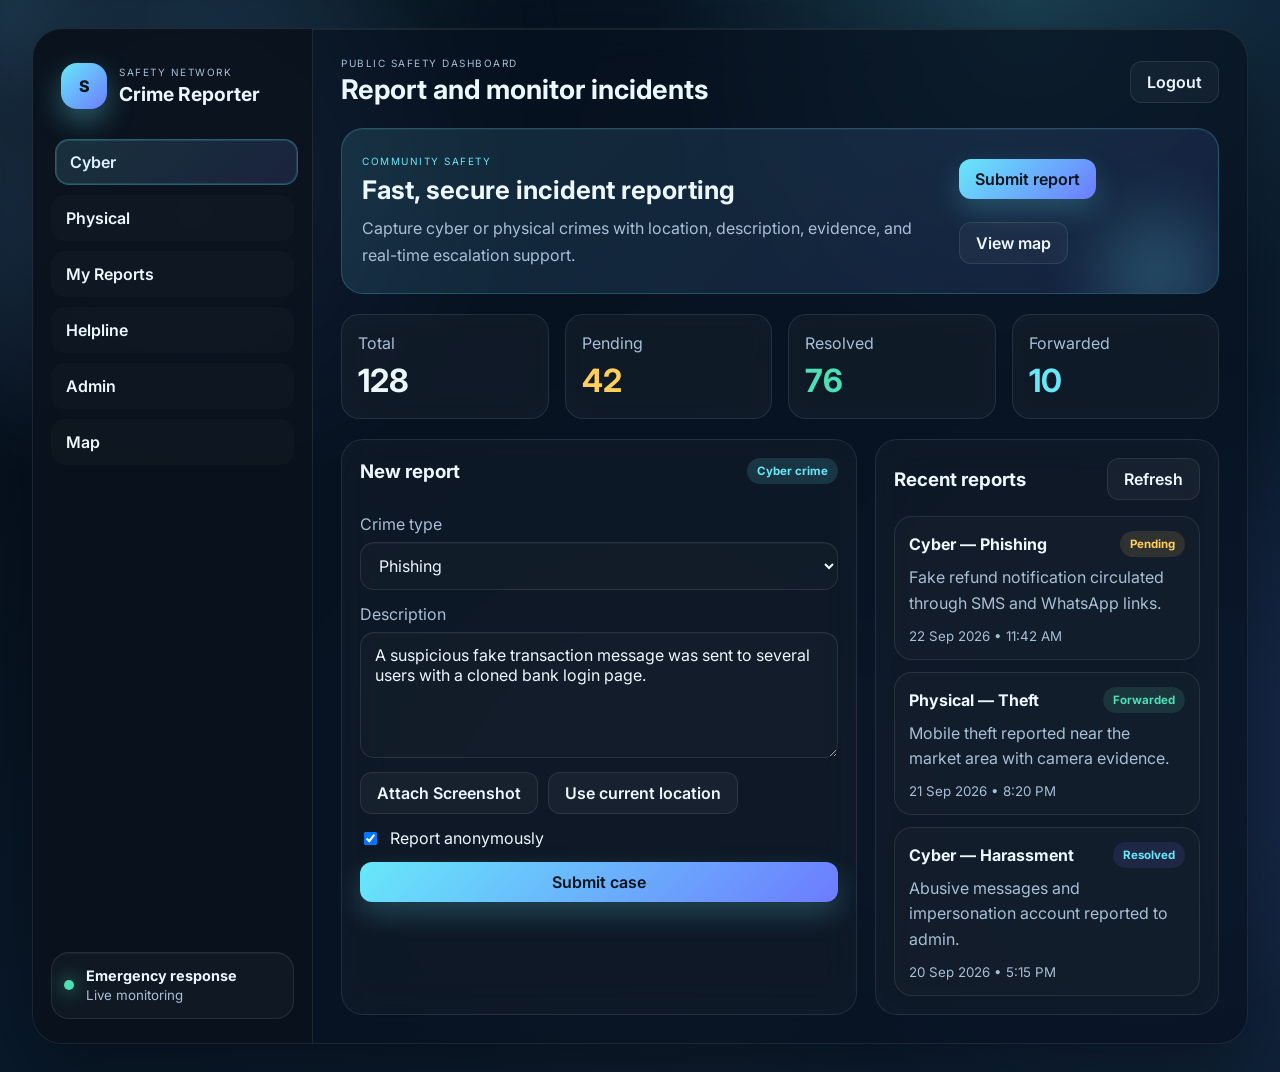
<file: index.html>
<!DOCTYPE html>
<html lang="en">
  <head>
    <meta charset="UTF-8" />
    <meta name="viewport" content="width=device-width, initial-scale=1.0" />
    <title>Crime Reporter</title>
    <link rel="preconnect" href="https://fonts.googleapis.com" />
    <link rel="preconnect" href="https://fonts.gstatic.com" crossorigin />
    <link href="https://fonts.googleapis.com/css2?family=Inter:wght@400;500;600;700;800&display=swap" rel="stylesheet" />
    <link rel="stylesheet" href="styles.css" />
  </head>
  <body>
    <div class="cursor-glow"></div>
    <div class="bg-orb orb-one"></div>
    <div class="bg-orb orb-two"></div>
    <div class="bg-grid"></div>

    <div class="app-shell">
      <aside class="sidebar">
        <div class="brand-block">
          <div class="brand-icon">S</div>
          <div>
            <p class="eyebrow">Safety network</p>
            <h1>Crime Reporter</h1>
          </div>
        </div>

        <nav class="nav">
          <button class="nav-item active">Cyber</button>
          <button class="nav-item">Physical</button>
          <button class="nav-item">My Reports</button>
          <button class="nav-item">Helpline</button>
          <button class="nav-item">Admin</button>
          <button class="nav-item">Map</button>
        </nav>

        <div class="profile-card">
          <span class="status-dot"></span>
          <div>
            <strong>Emergency response</strong>
            <small>Live monitoring</small>
          </div>
        </div>
      </aside>

      <main class="main-panel">
        <header class="topbar">
          <div>
            <p class="eyebrow">Public safety dashboard</p>
            <h2>Report and monitor incidents</h2>
          </div>
          <button class="logout-btn">Logout</button>
        </header>

        <section class="hero-card">
          <div>
            <p class="eyebrow accent">Community safety</p>
            <h3>Fast, secure incident reporting</h3>
            <p>
              Capture cyber or physical crimes with location, description,
              evidence, and real-time escalation support.
            </p>
          </div>
          <div class="hero-actions">
            <button class="primary-btn">Submit report</button>
            <button class="secondary-btn">View map</button>
          </div>
        </section>

        <section class="stats-grid">
          <div class="stat-card">
            <span>Total</span>
            <strong>128</strong>
          </div>
          <div class="stat-card warning">
            <span>Pending</span>
            <strong>42</strong>
          </div>
          <div class="stat-card success">
            <span>Resolved</span>
            <strong>76</strong>
          </div>
          <div class="stat-card accent">
            <span>Forwarded</span>
            <strong>10</strong>
          </div>
        </section>

        <section class="content-grid">
          <div class="panel form-panel">
            <div class="panel-header">
              <h3>New report</h3>
              <span class="badge">Cyber crime</span>
            </div>

            <label>
              <span>Crime type</span>
              <select>
                <option>Phishing</option>
                <option>Identity theft</option>
                <option>Harassment</option>
                <option>Fraud</option>
              </select>
            </label>

            <label>
              <span>Description</span>
              <textarea rows="5">A suspicious fake transaction message was sent to several users with a cloned bank login page.</textarea>
            </label>

            <div class="inline-actions">
              <button class="ghost-btn">Attach Screenshot</button>
              <button class="ghost-btn">Use current location</button>
            </div>

            <label class="checkbox-row">
              <input type="checkbox" checked />
              <span>Report anonymously</span>
            </label>

            <button class="primary-btn full-width">Submit case</button>
          </div>

          <div class="panel list-panel">
            <div class="panel-header">
              <h3>Recent reports</h3>
              <button class="mini-btn">Refresh</button>
            </div>

            <div class="report-card">
              <div class="card-top">
                <h4>Cyber — Phishing</h4>
                <span class="status pending">Pending</span>
              </div>
              <p>Fake refund notification circulated through SMS and WhatsApp links.</p>
              <small>22 Sep 2026 • 11:42 AM</small>
            </div>

            <div class="report-card">
              <div class="card-top">
                <h4>Physical — Theft</h4>
                <span class="status forwarded">Forwarded</span>
              </div>
              <p>Mobile theft reported near the market area with camera evidence.</p>
              <small>21 Sep 2026 • 8:20 PM</small>
            </div>

            <div class="report-card">
              <div class="card-top">
                <h4>Cyber — Harassment</h4>
                <span class="status resolved">Resolved</span>
              </div>
              <p>Abusive messages and impersonation account reported to admin.</p>
              <small>20 Sep 2026 • 5:15 PM</small>
            </div>
          </div>
        </section>
      </main>
    </div>

    <script src="script.js"></script>
  </body>
</html>
</file>
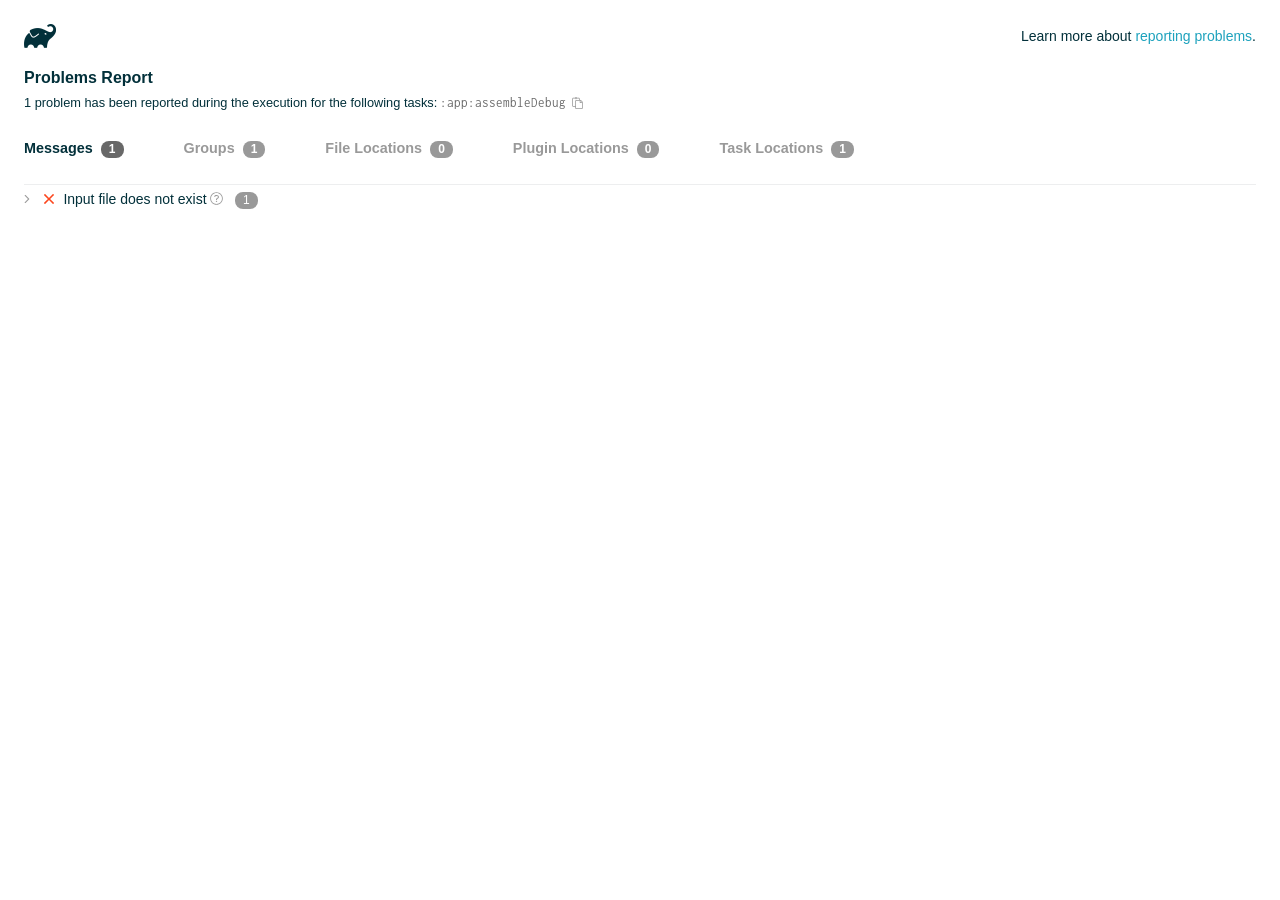
<file: problems-report.html>
<!DOCTYPE html>

<html lang="en">
<head>
    <!-- Required meta tags -->
    <meta charset="utf-8">
    <meta name="viewport" content="width=device-width, initial-scale=1, shrink-to-fit=no">

                    <style type="text/css">
                /*! normalize.css v7.0.0 | MIT License | github.com/necolas/normalize.css */
html {
    line-height: 1.15;
    -ms-text-size-adjust: 100%;
    -webkit-text-size-adjust: 100%
}

body {
    margin: 0
}

article, aside, footer, header, nav, section {
    display: block
}

h1 {
    font-size: 2em;
    margin: .67em 0
}

figcaption, figure, main {
    display: block
}

figure {
    margin: 1em 40px
}

hr {
    box-sizing: content-box;
    height: 0;
    overflow: visible
}

pre {
    font-family: monospace, monospace;
    font-size: 1em
}

a {
    background-color: transparent;
    -webkit-text-decoration-skip: objects
}

abbr[title] {
    border-bottom: none;
    text-decoration: underline;
    text-decoration: underline dotted
}

b, strong {
    font-weight: inherit
}

b, strong {
    font-weight: bolder
}

code, kbd, samp {
    font-family: monospace, monospace;
    font-size: 1em
}

dfn {
    font-style: italic
}

mark {
    background-color: #ff0;
    color: #000
}

small {
    font-size: 80%
}

sub, sup {
    font-size: 75%;
    line-height: 0;
    position: relative;
    vertical-align: baseline
}

sub {
    bottom: -.25em
}

sup {
    top: -.5em
}

audio, video {
    display: inline-block
}

audio:not([controls]) {
    display: none;
    height: 0
}

img {
    border-style: none
}

svg:not(:root) {
    overflow: hidden
}

button, input, optgroup, select, textarea {
    font-family: sans-serif;
    font-size: 100%;
    line-height: 1.15;
    margin: 0
}

button, input {
    overflow: visible
}

button, select {
    text-transform: none
}

[type=reset], [type=submit], button, html [type=button] {
    -webkit-appearance: button
}

[type=button]::-moz-focus-inner, [type=reset]::-moz-focus-inner, [type=submit]::-moz-focus-inner, button::-moz-focus-inner {
    border-style: none;
    padding: 0
}

[type=button]:-moz-focusring, [type=reset]:-moz-focusring, [type=submit]:-moz-focusring, button:-moz-focusring {
    outline: 1px dotted ButtonText
}

fieldset {
    padding: .35em .75em .625em
}

legend {
    box-sizing: border-box;
    color: inherit;
    display: table;
    max-width: 100%;
    padding: 0;
    white-space: normal
}

progress {
    display: inline-block;
    vertical-align: baseline
}

textarea {
    overflow: auto
}

[type=checkbox], [type=radio] {
    box-sizing: border-box;
    padding: 0
}

[type=number]::-webkit-inner-spin-button, [type=number]::-webkit-outer-spin-button {
    height: auto
}

[type=search] {
    -webkit-appearance: textfield;
    outline-offset: -2px
}

[type=search]::-webkit-search-cancel-button, [type=search]::-webkit-search-decoration {
    -webkit-appearance: none
}

::-webkit-file-upload-button {
    -webkit-appearance: button;
    font: inherit
}

details, menu {
    display: block
}

summary {
    display: list-item
}

canvas {
    display: inline-block
}

template {
    display: none
}

[hidden] {
    display: none
}

/* configuration cache styles */

.report-wrapper {
    margin: 0;
    padding: 0 24px;
}

.gradle-logo {
    width: 32px;
    height: 24px;
    background-image: url("[data-uri]");
    background-size: contain;
}

.header {
    display: flex;
    flex-wrap: wrap;
    top: 0;
    left: 0;
    width: 100%;
    padding-top: 24px;
    background-color: white;
}

.learn-more {
    margin-left: auto;
    align-self: center;
    font-size: 0.875rem;
    font-weight: normal;
}

.title {
    display: flex;
    align-items: center;
    padding: 18px 0 24px 0;
    flex: 1 0 100%;
}

.content {
    font-size: 0.875rem;
    white-space: nowrap;
}

.content ol:first-of-type {
    margin: 0;
}

.tree-btn {
    cursor: pointer;
    display: inline-block;
    width: 16px;
    height: 16px;
    background-size: contain;
    background-repeat: no-repeat;
    vertical-align: middle;
    margin-top: -0.2em;
}

.tree-btn.collapsed {
    background-image: url('data:image/svg+xml;utf8,<svg xmlns="http://www.w3.org/2000/svg" viewBox="0 0 192 512"><path d="M166.9 264.5l-117.8 116c-4.7 4.7-12.3 4.7-17 0l-7.1-7.1c-4.7-4.7-4.7-12.3 0-17L127.3 256 25.1 155.6c-4.7-4.7-4.7-12.3 0-17l7.1-7.1c4.7-4.7 12.3-4.7 17 0l117.8 116c4.6 4.7 4.6 12.3-.1 17z" fill="%23999999" stroke="%23999999"/></svg>');
}

.tree-btn.expanded {
    background-image: url('data:image/svg+xml;utf8,<svg xmlns="http://www.w3.org/2000/svg" viewBox="0 0 256 512"><path d="M119.5 326.9L3.5 209.1c-4.7-4.7-4.7-12.3 0-17l7.1-7.1c4.7-4.7 12.3-4.7 17 0L128 287.3l100.4-102.2c4.7-4.7 12.3-4.7 17 0l7.1 7.1c4.7 4.7 4.7 12.3 0 17L136.5 327c-4.7 4.6-12.3 4.6-17-.1z" fill="%23999999" stroke="%23999999"/></svg>');
}

ul .tree-btn {
    margin-right: 3px;
}

.leaf-icon {
    display: inline-block;
    width: 16px;
    height: 16px;
    background-image: url('data:image/svg+xml;utf8,<svg xmlns="http://www.w3.org/2000/svg" viewBox="0 0 256 512"><path d="M32 256 H224" stroke="%23999999" stroke-width="48" stroke-linecap="round"/></svg>');
    background-size: contain;
    background-repeat: no-repeat;
    vertical-align: middle;
    margin-top: -0.2em;
}

.invisible-text {
    user-select: all; /* Allow the text to be selectable */
    color: transparent; /* Hide the text */
    text-indent: -9999px; /* Move the text out of view */
    position: relative;
    white-space: pre; /* Preserve meaningful whitespace in the invisible text for copying */
}

.text-for-copy {
    display: inline-block;
}

.enum-icon {
    display: inline-block;
    width: 16px;
    height: 16px;
    background-image: url('data:image/svg+xml;utf8,<svg xmlns="http://www.w3.org/2000/svg" viewBox="0 0 1024 1024"><circle cx="512" cy="512" r="200" /></svg>');
    background-size: contain;
    background-repeat: no-repeat;
    vertical-align: middle;
    margin-inline-start: 0.5ex;
    margin-inline-end: 0.5ex;
    margin-top: -0.2em;
}

.error-icon {
    display: inline-block;
    width: 16px;
    height: 16px;
    background-image: url('data:image/svg+xml;utf8,<svg xmlns="http://www.w3.org/2000/svg" viewBox="0 0 320 512"><path d="M193.94 256L296.5 153.44l21.15-21.15c3.12-3.12 3.12-8.19 0-11.31l-22.63-22.63c-3.12-3.12-8.19-3.12-11.31 0L160 222.06 36.29 98.34c-3.12-3.12-8.19-3.12-11.31 0L2.34 120.97c-3.12 3.12-3.12 8.19 0 11.31L126.06 256 2.34 379.71c-3.12 3.12-3.12 8.19 0 11.31l22.63 22.63c3.12 3.12 8.19 3.12 11.31 0L160 289.94 262.56 392.5l21.15 21.15c3.12 3.12 8.19 3.12 11.31 0l22.63-22.63c3.12-3.12 3.12-8.19 0-11.31L193.94 256z" fill="%23FC461E" stroke="%23FC461E"/></svg>');
    background-size: contain;
    background-repeat: no-repeat;
    vertical-align: middle;
    margin-inline-start: 0.5ex;
    margin-inline-end: 0.5ex;
    margin-top: -0.2em;
}

.advice-icon {
    display: inline-block;
    width: 16px;
    height: 16px;
    background-image: url('data:image/svg+xml;utf8,<svg width="800px" height="800px" viewBox="-4.93 0 122.88 122.88" version="1.1" id="Layer_1" xmlns="http://www.w3.org/2000/svg" xmlns:xlink="http://www.w3.org/1999/xlink"  style="enable-background:new 0 0 113.01 122.88" xml:space="preserve"><g><path d="M44.13,102.06c-1.14,0.03-2.14-0.81-2.3-1.96c-0.17-1.2,0.64-2.31,1.82-2.54c-1.3-7.37-4.85-11.43-8.6-15.72 c-2.92-3.34-5.95-6.81-8.34-11.92c-2.35-5.03-3.64-10.23-3.6-15.63c0.05-5.4,1.42-10.96,4.4-16.71c0.02-0.04,0.04-0.07,0.06-0.11 l0,0c3.91-6.62,9.38-11.04,15.47-13.52c5.11-2.09,10.66-2.8,16.1-2.3c5.42,0.5,10.73,2.2,15.37,4.94 c5.9,3.49,10.75,8.67,13.42,15.21c1.44,3.54,2.42,7.49,2.54,11.82c0.12,4.31-0.62,8.96-2.61,13.88 c-2.66,6.59-6.18,10.68-9.47,14.51c-3.03,3.53-5.85,6.81-7.42,11.84c0.89,0.21,1.59,0.94,1.73,1.9c0.17,1.24-0.7,2.39-1.94,2.56 l-0.77,0.11c-0.14,1.09-0.23,2.26-0.27,3.51l0.25-0.04c1.24-0.17,2.39,0.7,2.56,1.94c0.17,1.24-0.7,2.39-1.94,2.56l-0.78,0.11 c0.01,0.15,0.02,0.3,0.03,0.45l0,0c0.07,0.88,0.08,1.73,0.03,2.54l0.13-0.02c1.25-0.15,2.38,0.74,2.54,1.98 c0.15,1.25-0.74,2.38-1.98,2.54l-1.68,0.21c-1.2,3.11-3.34,5.48-5.87,6.94c-1.74,1.01-3.67,1.59-5.61,1.71 c-1.97,0.12-3.96-0.25-5.78-1.13c-2.08-1.02-3.94-2.71-5.29-5.14c-0.65-0.33-1.13-0.97-1.23-1.75c-0.04-0.31-0.01-0.61,0.07-0.89 c-0.39-1.16-0.68-2.43-0.87-3.83l-0.07,0.01c-1.24,0.17-2.39-0.7-2.56-1.94c-0.17-1.24,0.7-2.39,1.94-2.56l0.54-0.08 C44.19,104.32,44.18,103.16,44.13,102.06L44.13,102.06z M2.18,58.86C1.01,58.89,0.04,57.98,0,56.81c-0.04-1.17,0.88-2.14,2.05-2.18 l8.7-0.3c1.17-0.04,2.14,0.88,2.18,2.05c0.04,1.17-0.88,2.14-2.05,2.18L2.18,58.86L2.18,58.86z M110.68,50.25 c1.16-0.12,2.2,0.73,2.32,1.89c0.12,1.16-0.73,2.2-1.89,2.32l-8.66,0.91c-1.16,0.12-2.2-0.73-2.32-1.89 c-0.12-1.16,0.73-2.2,1.89-2.32L110.68,50.25L110.68,50.25z M94.91,14.78c0.65-0.97,1.96-1.23,2.93-0.58 c0.97,0.65,1.23,1.96,0.58,2.93l-4.84,7.24c-0.65,0.97-1.96,1.23-2.93,0.58c-0.97-0.65-1.23-1.96-0.58-2.93L94.91,14.78 L94.91,14.78z M57.63,2.06c0.03-1.17,1-2.09,2.16-2.06c1.17,0.03,2.09,1,2.06,2.16l-0.22,8.7c-0.03,1.17-1,2.09-2.16,2.06 c-1.17-0.03-2.09-1-2.06-2.16L57.63,2.06L57.63,2.06z M13.88,15.53c-0.86-0.8-0.9-2.14-0.11-2.99c0.8-0.86,2.14-0.9,2.99-0.11 l6.37,5.94c0.86,0.8,0.9,2.14,0.11,2.99c-0.8,0.86-2.14,0.9-2.99,0.11L13.88,15.53L13.88,15.53z M47.88,96.95l18.49-2.63 c1.59-6.7,5.05-10.73,8.8-15.08c3.08-3.58,6.36-7.4,8.76-13.34c1.76-4.35,2.41-8.43,2.31-12.19c-0.1-3.75-0.96-7.21-2.24-10.34 c-2.3-5.63-6.51-10.11-11.65-13.15c-4.11-2.43-8.8-3.94-13.59-4.37c-4.77-0.44-9.64,0.19-14.13,2.02 c-5.26,2.15-9.99,5.97-13.39,11.72c-2.64,5.12-3.86,10.02-3.9,14.73c-0.04,4.74,1.11,9.33,3.2,13.8c2.13,4.56,4.97,7.8,7.69,10.92 C42.47,83.9,46.48,88.49,47.88,96.95L47.88,96.95z M65.62,99.02l-17.27,2.45c0.05,1.1,0.07,2.25,0.05,3.47l17.05-2.42 C65.47,101.29,65.52,100.12,65.62,99.02L65.62,99.02z M48.49,109.52c0.12,0.92,0.3,1.76,0.53,2.54l16.55-2.04 c0.11-0.86,0.13-1.77,0.05-2.74l0,0l0-0.02l-0.01-0.17L48.49,109.52L48.49,109.52z M51.37,116.36c0.64,0.67,1.35,1.19,2.1,1.55 c1.15,0.56,2.42,0.79,3.67,0.72c1.29-0.08,2.57-0.47,3.74-1.15c1.1-0.64,2.09-1.53,2.88-2.65L51.37,116.36L51.37,116.36z"/></g></svg>');
    background-size: contain;
    background-repeat: no-repeat;
    vertical-align: middle;
    margin-inline-start: 0.5ex;
    margin-inline-end: 0.5ex;
    margin-top: -0.2em;
}

.warning-icon {
    display: inline-block;
    width: 13px;
    height: 13px;
    background-image: url('data:image/svg+xml;utf8,<svg xmlns="http://www.w3.org/2000/svg" viewBox="0 0 576 512"><path d="M270.2 160h35.5c3.4 0 6.1 2.8 6 6.2l-7.5 196c-.1 3.2-2.8 5.8-6 5.8h-20.5c-3.2 0-5.9-2.5-6-5.8l-7.5-196c-.1-3.4 2.6-6.2 6-6.2zM288 388c-15.5 0-28 12.5-28 28s12.5 28 28 28 28-12.5 28-28-12.5-28-28-28zm281.5 52L329.6 24c-18.4-32-64.7-32-83.2 0L6.5 440c-18.4 31.9 4.6 72 41.6 72H528c36.8 0 60-40 41.5-72zM528 480H48c-12.3 0-20-13.3-13.9-24l240-416c6.1-10.6 21.6-10.7 27.7 0l240 416c6.2 10.6-1.5 24-13.8 24z" fill="%23DEAD22" stroke="%23DEAD22"/></svg>');
    background-size: contain;
    background-repeat: no-repeat;
    vertical-align: middle;
    margin-inline-start: 0.3ex;
    margin-inline-end: 1.1ex;
    margin-top: -0.1em;
}

.documentation-button {
    cursor: pointer;
    display: inline-block;
    width: 13px;
    height: 13px;
    background-image: url('data:image/svg+xml;utf8,<svg xmlns="http://www.w3.org/2000/svg" viewBox="0 0 512 512"><path d="M256 340c-15.464 0-28 12.536-28 28s12.536 28 28 28 28-12.536 28-28-12.536-28-28-28zm7.67-24h-16c-6.627 0-12-5.373-12-12v-.381c0-70.343 77.44-63.619 77.44-107.408 0-20.016-17.761-40.211-57.44-40.211-29.144 0-44.265 9.649-59.211 28.692-3.908 4.98-11.054 5.995-16.248 2.376l-13.134-9.15c-5.625-3.919-6.86-11.771-2.645-17.177C185.658 133.514 210.842 116 255.67 116c52.32 0 97.44 29.751 97.44 80.211 0 67.414-77.44 63.849-77.44 107.408V304c0 6.627-5.373 12-12 12zM256 40c118.621 0 216 96.075 216 216 0 119.291-96.61 216-216 216-119.244 0-216-96.562-216-216 0-119.203 96.602-216 216-216m0-32C119.043 8 8 119.083 8 256c0 136.997 111.043 248 248 248s248-111.003 248-248C504 119.083 392.957 8 256 8z" fill="%23999999" stroke="%23999999"/></svg>');
    background-size: contain;
    background-repeat: no-repeat;
    vertical-align: middle;
    margin-inline-start: 0.5ex;
    margin-inline-end: 0.5ex;
    margin-top: -0.2em;
}

.documentation-button::selection {
    color: transparent;
}

.documentation-button:hover {
    color: transparent;
}

.copy-button {
    cursor: pointer;
    display: inline-block;
    width: 12px;
    height: 12px;
    background-image: url('data:image/svg+xml;utf8,<svg xmlns="http://www.w3.org/2000/svg" viewBox="0 0 448 512"><path d="M433.941 193.941l-51.882-51.882A48 48 0 0 0 348.118 128H320V80c0-26.51-21.49-48-48-48h-66.752C198.643 13.377 180.858 0 160 0s-38.643 13.377-45.248 32H48C21.49 32 0 53.49 0 80v288c0 26.51 21.49 48 48 48h80v48c0 26.51 21.49 48 48 48h224c26.51 0 48-21.49 48-48V227.882a48 48 0 0 0-14.059-33.941zm-22.627 22.627a15.888 15.888 0 0 1 4.195 7.432H352v-63.509a15.88 15.88 0 0 1 7.431 4.195l51.883 51.882zM160 30c9.941 0 18 8.059 18 18s-8.059 18-18 18-18-8.059-18-18 8.059-18 18-18zM48 384c-8.822 0-16-7.178-16-16V80c0-8.822 7.178-16 16-16h66.752c6.605 18.623 24.389 32 45.248 32s38.643-13.377 45.248-32H272c8.822 0 16 7.178 16 16v48H176c-26.51 0-48 21.49-48 48v208H48zm352 96H176c-8.822 0-16-7.178-16-16V176c0-8.822 7.178-16 16-16h144v72c0 13.2 10.8 24 24 24h72v208c0 8.822-7.178 16-16 16z" fill="%23999999" stroke="%23999999"/></svg>');
    background-size: contain;
    background-repeat: no-repeat;
    vertical-align: middle;
    margin-inline-start: 0.5ex;
    margin-top: -0.2em;
}

.groups{
    display: flex;
    border-bottom: 1px solid #EDEEEF;
    flex: 1 0 100%;
}

.uncategorized {
    display: flex;
    border-top: 4px solid #EDEEEF;
    flex: 1 0 100%;
}

.group-selector {
    padding: 0 52px 24px 0;
    font-size: 0.9rem;
    font-weight: bold;
    color: #999999;
    cursor: pointer;
}

.group-selector__count {
    margin: 0 8px;
    border-radius: 8px;
    background-color: #999;
    color: #fff;
    padding: 1px 8px 2px;
    font-size: 0.75rem;
}

.group-selector--active {
    color: #02303A;
    cursor: auto;
}

.group-selector--active .group-selector__count {
    background-color: #686868;
}

.group-selector--disabled {
    cursor: not-allowed;
}

.accordion-header {
    cursor: pointer;
}

.container {
    padding-left: 0.5em;
    padding-right: 0.5em;
}

.stacktrace {
    border-radius: 4px;
    overflow-x: auto;
    padding: 0.5rem;
    margin-bottom: 0;
    min-width: 1000px;
}

/* Lato (bold, regular) */
@font-face {
    font-display: swap;
    font-family: Lato;
    font-weight: 500;
    font-style: normal;
    src: url("https://assets.gradle.com/lato/fonts/lato-semibold/lato-semibold.woff2") format("woff2"),
    url("https://assets.gradle.com/lato/fonts/lato-semibold/lato-semibold.woff") format("woff");
}

@font-face {
    font-display: swap;
    font-family: Lato;
    font-weight: bold;
    font-style: normal;
    src: url("https://assets.gradle.com/lato/fonts/lato-bold/lato-bold.woff2") format("woff2"),
    url("https://assets.gradle.com/lato/fonts/lato-bold/lato-bold.woff") format("woff");
}

* {
    -webkit-box-sizing: border-box;
    -moz-box-sizing: border-box;
    box-sizing: border-box;
}

html,
body {
    margin: 0;
    padding: 0;
}

html {
    font-family: "Lato", "Helvetica Neue", Arial, sans-serif;
    font-size: 16px;
    font-weight: 400;
    line-height: 1.5;
}

body {
    color: #02303A;
    background-color: #ffffff;
    -webkit-text-size-adjust: 100%;
    -ms-text-size-adjust: 100%;
    -webkit-font-smoothing: antialiased;
}


/* typography */
h1, h2, h3, h4, h5, h6 {
    color: #02303A;
    text-rendering: optimizeLegibility;
    margin: 0;
}

h1 {
    font-size: 1rem;
}

h2 {
    font-size: 0.9rem;
}

h3 {
    font-size: 1.125rem;
}

h4, h5, h6 {
    font-size: 0.875rem;
}

h1 code {
    font-weight: bold;
}

ul, ol, dl {
    list-style-position: outside;
    line-height: 1.6;
    padding: 0;
    margin: 0 0 0 20px;
    list-style-type: none;
}

li {
    line-height: 2;
}

a {
    color: #1DA2BD;
    text-decoration: none;
    transition: all 0.3s ease, visibility 0s;
}

a:hover {
    color: #35c1e4;
}

/* code */
code, pre {
    font-family: Inconsolata, Monaco, "Courier New", monospace;
    font-style: normal;
    font-variant-ligatures: normal;
    font-variant-caps: normal;
    font-variant-numeric: normal;
    font-variant-east-asian: normal;
    font-weight: normal;
    font-stretch: normal;
    color: #686868;
}

*:not(pre) > code {
    letter-spacing: 0;
    padding: 0.1em 0.5ex;
    text-rendering: optimizeSpeed;
    word-spacing: -0.15em;
    word-wrap: break-word;
}

pre {
    font-size: 0.75rem;
    line-height: 1.8;
    margin-top: 0;
    margin-bottom: 1.5em;
    padding: 1rem;
}

pre code {
    background-color: transparent;
    color: inherit;
    line-height: 1.8;
    font-size: 100%;
    padding: 0;
}

a code {
    color: #1BA8CB;
}

pre.code, pre.programlisting, pre.screen, pre.tt {
    background-color: #f7f7f8;
    border-radius: 4px;
    font-size: 1em;
    line-height: 1.45;
    margin-bottom: 1.25em;
    overflow-x: auto;
    padding: 1rem;
}

li em, p em {
    padding: 0 1px;
}

code em, tt em {
    text-decoration: none;
}

code + .copy-button {
    margin-inline-start: 0.2ex;
}

.java-exception {
    font-size: 0.75rem;
    padding-left: 24px;
}

.java-exception ul {
    margin: 0;
    line-height: inherit;
}

.java-exception code {
    white-space: pre;
}

.java-exception-part-toggle {
    user-select: none;
    cursor: pointer;
    border-radius: 2px;
    padding: 0.1em 0.2em;
    background: azure;
    color: #686868;
}

.problem-detail {
    color: #02303A;
    font-size: 14px;
    margin: 0;
    padding: 0;
}

                </style>
    <!-- Inconsolata is used as a default monospace font in the report. -->
    <link rel="stylesheet" href="https://fonts.googleapis.com/css?family=Inconsolata:400,700" />

    <title>Gradle Configuration Cache</title>
</head>
<body>

<div id="playground"></div>

<div class="report" id="report">
    Loading...
</div>

<script type="text/javascript">
function configurationCacheProblems() { return (
// begin-report-data
{"diagnostics":[{"problemId":[{"name":"validation","displayName":"Validation"},{"name":"property-validation","displayName":"Gradle property validation"},{"name":"input-file-does-not-exist","displayName":"Input file does not exist"}],"severity":"ERROR","contextualLabel":"Type 'com.android.build.gradle.tasks.ProcessApplicationManifest' property 'mainManifest' specifies file 'C:\\src\\CrimeReporterAndroid\\app\\src\\main\\AndroidManifest.xml' which doesn't exist","problemDetails":"An input file was expected to be present but it doesn't exist","documentationLink":"https://docs.gradle.org/9.5.0/userguide/validation_problems.html#input_file_does_not_exist","error":{"parts":[{"text":"org.gradle.internal.execution.WorkValidationException: A problem was found with the configuration of task ':app:processDebugMainManifest' (type 'ProcessApplicationManifest').\r\n  - Type 'com.android.build.gradle.tasks.ProcessApplicationManifest' property 'mainManifest' specifies file 'C:\\src\\CrimeReporterAndroid\\app\\src\\main\\AndroidManifest.xml' which doesn't exist.\r\n    \r\n    Reason: An input file was expected to be present but it doesn't exist.\r\n    \r\n    Possible solutions:\r\n      1. Make sure the file exists before the task is called.\r\n      2. Make sure that the task which produces the file is declared as an input.\r\n    \r\n    For more information, please refer to https://docs.gradle.org/9.5.0/userguide/validation_problems.html#input_file_does_not_exist in the Gradle documentation.\r\n"},{"internalText":"\tat org.gradle.internal.execution.WorkValidationException$BuilderWithSummary.build(WorkValidationException.java:132)\r\n\tat org.gradle.internal.execution.WorkValidationException$BuilderWithSummary.get(WorkValidationException.java:114)\r\n\tat org.gradle.internal.execution.impl.DefaultExecutionProblemHandler.throwValidationException(DefaultExecutionProblemHandler.java:97)\r\n\tat org.gradle.internal.execution.impl.DefaultExecutionProblemHandler.handleReportedProblems(DefaultExecutionProblemHandler.java:82)\r\n\tat org.gradle.internal.execution.steps.ValidateStep.execute(ValidateStep.java:97)\r\n\tat org.gradle.internal.execution.steps.ValidateStep$Mutable.execute(ValidateStep.java:65)\r\n\tat org.gradle.internal.execution.steps.CaptureMutableStateBeforeExecutionStep.executeMutable(CaptureMutableStateBeforeExecutionStep.java:86)\r\n\tat org.gradle.internal.execution.steps.CaptureMutableStateBeforeExecutionStep.execute(CaptureMutableStateBeforeExecutionStep.java:65)\r\n\tat org.gradle.internal.execution.steps.CaptureMutableStateBeforeExecutionStep.execute(CaptureMutableStateBeforeExecutionStep.java:45)\r\n\tat org.gradle.internal.execution.steps.SkipEmptyMutableWorkStep.executeWithNonEmptySources(SkipEmptyMutableWorkStep.java:210)\r\n\tat org.gradle.internal.execution.steps.SkipEmptyMutableWorkStep.executeMutable(SkipEmptyMutableWorkStep.java:85)\r\n\tat org.gradle.internal.execution.steps.SkipEmptyMutableWorkStep.executeMutable(SkipEmptyMutableWorkStep.java:53)\r\n\tat org.gradle.internal.execution.steps.MutableStep.execute(MutableStep.java:26)\r\n\tat org.gradle.internal.execution.steps.legacy.MarkSnapshottingInputsStartedStep.execute(MarkSnapshottingInputsStartedStep.java:38)\r\n\tat org.gradle.internal.execution.steps.LoadPreviousExecutionStateStep.executeMutable(LoadPreviousExecutionStateStep.java:36)\r\n\tat org.gradle.internal.execution.steps.LoadPreviousExecutionStateStep.executeMutable(LoadPreviousExecutionStateStep.java:23)\r\n\tat org.gradle.internal.execution.steps.MutableStep.execute(MutableStep.java:26)\r\n\tat org.gradle.internal.execution.steps.HandleStaleOutputsStep.executeMutable(HandleStaleOutputsStep.java:77)\r\n\tat org.gradle.internal.execution.steps.HandleStaleOutputsStep.executeMutable(HandleStaleOutputsStep.java:43)\r\n\tat org.gradle.internal.execution.steps.MutableStep.execute(MutableStep.java:26)\r\n\tat org.gradle.internal.execution.steps.AssignMutableWorkspaceStep.lambda$executeMutable$0(AssignMutableWorkspaceStep.java:34)\r\n\tat org.gradle.api.internal.tasks.execution.TaskExecution$4.withWorkspace(TaskExecution.java:305)\r\n\tat org.gradle.internal.execution.steps.AssignMutableWorkspaceStep.executeMutable(AssignMutableWorkspaceStep.java:30)\r\n\tat org.gradle.internal.execution.steps.AssignMutableWorkspaceStep.executeMutable(AssignMutableWorkspaceStep.java:21)\r\n\tat org.gradle.internal.execution.steps.MutableStep.execute(MutableStep.java:26)\r\n\tat org.gradle.internal.execution.steps.ChoosePipelineStep.execute(ChoosePipelineStep.java:40)\r\n\tat org.gradle.internal.execution.steps.ChoosePipelineStep.execute(ChoosePipelineStep.java:23)\r\n\tat org.gradle.internal.execution.steps.ExecuteWorkBuildOperationFiringStep.lambda$execute$2(ExecuteWorkBuildOperationFiringStep.java:67)\r\n\tat org.gradle.internal.execution.steps.ExecuteWorkBuildOperationFiringStep.execute(ExecuteWorkBuildOperationFiringStep.java:67)\r\n\tat org.gradle.internal.execution.steps.ExecuteWorkBuildOperationFiringStep.execute(ExecuteWorkBuildOperationFiringStep.java:39)\r\n\tat org.gradle.internal.execution.steps.IdentityCacheStep.execute(IdentityCacheStep.java:46)\r\n\tat org.gradle.internal.execution.steps.IdentityCacheStep.execute(IdentityCacheStep.java:34)\r\n\tat org.gradle.internal.execution.steps.IdentifyStep.execute(IdentifyStep.java:56)\r\n\tat org.gradle.internal.execution.steps.IdentifyStep.execute(IdentifyStep.java:38)\r\n\tat org.gradle.internal.execution.impl.DefaultExecutionEngine$1.execute(DefaultExecutionEngine.java:68)\r\n\tat org.gradle.api.internal.tasks.execution.ExecuteActionsTaskExecuter.executeIfValid(ExecuteActionsTaskExecuter.java:132)\r\n\tat org.gradle.api.internal.tasks.execution.ExecuteActionsTaskExecuter.execute(ExecuteActionsTaskExecuter.java:121)\r\n\tat org.gradle.api.internal.tasks.execution.ProblemsTaskPathTrackingTaskExecuter.execute(ProblemsTaskPathTrackingTaskExecuter.java:41)\r\n\tat org.gradle.api.internal.tasks.execution.ResolveTaskExecutionModeExecuter.execute(ResolveTaskExecutionModeExecuter.java:51)\r\n\tat org.gradle.api.internal.tasks.execution.FinalizePropertiesTaskExecuter.execute(FinalizePropertiesTaskExecuter.java:46)\r\n\tat org.gradle.api.internal.tasks.execution.SkipTaskWithNoActionsExecuter.execute(SkipTaskWithNoActionsExecuter.java:57)\r\n\tat org.gradle.api.internal.tasks.execution.SkipOnlyIfTaskExecuter.execute(SkipOnlyIfTaskExecuter.java:74)\r\n\tat org.gradle.api.internal.tasks.execution.CatchExceptionTaskExecuter.execute(CatchExceptionTaskExecuter.java:36)\r\n\tat org.gradle.api.internal.tasks.execution.EventFiringTaskExecuter$1.executeTask(EventFiringTaskExecuter.java:77)\r\n\tat org.gradle.api.internal.tasks.execution.EventFiringTaskExecuter$1.call(EventFiringTaskExecuter.java:55)\r\n\tat org.gradle.api.internal.tasks.execution.EventFiringTaskExecuter$1.call(EventFiringTaskExecuter.java:52)\r\n\tat org.gradle.internal.operations.DefaultBuildOperationRunner$CallableBuildOperationWorker.execute(DefaultBuildOperationRunner.java:210)\r\n\tat org.gradle.internal.operations.DefaultBuildOperationRunner$CallableBuildOperationWorker.execute(DefaultBuildOperationRunner.java:205)\r\n\tat org.gradle.internal.operations.DefaultBuildOperationRunner$2.execute(DefaultBuildOperationRunner.java:67)\r\n\tat org.gradle.internal.operations.DefaultBuildOperationRunner$2.execute(DefaultBuildOperationRunner.java:60)\r\n\tat org.gradle.internal.operations.DefaultBuildOperationRunner.execute(DefaultBuildOperationRunner.java:167)\r\n\tat org.gradle.internal.operations.DefaultBuildOperationRunner.execute(DefaultBuildOperationRunner.java:60)\r\n\tat org.gradle.internal.operations.DefaultBuildOperationRunner.call(DefaultBuildOperationRunner.java:54)\r\n\tat org.gradle.api.internal.tasks.execution.EventFiringTaskExecuter.execute(EventFiringTaskExecuter.java:52)\r\n\tat org.gradle.execution.plan.DefaultNodeExecutor.executeLocalTaskNode(DefaultNodeExecutor.java:55)\r\n\tat org.gradle.execution.plan.DefaultNodeExecutor.execute(DefaultNodeExecutor.java:34)\r\n\tat org.gradle.execution.taskgraph.DefaultTaskExecutionGraph$InvokeNodeExecutorsAction.execute(DefaultTaskExecutionGraph.java:355)\r\n\tat org.gradle.execution.taskgraph.DefaultTaskExecutionGraph$InvokeNodeExecutorsAction.execute(DefaultTaskExecutionGraph.java:343)\r\n\tat org.gradle.execution.taskgraph.DefaultTaskExecutionGraph$BuildOperationAwareExecutionAction.lambda$execute$0(DefaultTaskExecutionGraph.java:339)\r\n\tat org.gradle.internal.operations.CurrentBuildOperationRef.with(CurrentBuildOperationRef.java:84)\r\n\tat org.gradle.execution.taskgraph.DefaultTaskExecutionGraph$BuildOperationAwareExecutionAction.execute(DefaultTaskExecutionGraph.java:339)\r\n\tat org.gradle.execution.taskgraph.DefaultTaskExecutionGraph$BuildOperationAwareExecutionAction.execute(DefaultTaskExecutionGraph.java:328)\r\n\tat org.gradle.execution.plan.DefaultPlanExecutor$ExecutorWorker.execute(DefaultPlanExecutor.java:459)\r\n\tat org.gradle.execution.plan.DefaultPlanExecutor$ExecutorWorker.run(DefaultPlanExecutor.java:376)\r\n\tat org.gradle.internal.concurrent.ExecutorPolicy$CatchAndRecordFailures.onExecute(ExecutorPolicy.java:64)\r\n\tat org.gradle.internal.concurrent.AbstractManagedExecutor$1.run(AbstractManagedExecutor.java:47)\r\n"}]},"locations":[{"taskPath":":app:processDebugMainManifest"}],"solutions":["Make sure the file exists before the task is called","Make sure that the task which produces the file is declared as an input"]}],"problemsReport":{"totalProblemCount":1,"requestedTasks":":app:assembleDebug","documentationLink":"https://docs.gradle.org/9.5.0/userguide/reporting_problems.html","summaries":[]}}
// end-report-data
);}
</script>
                <script type="text/javascript">
                !function(n,t){"object"==typeof exports&&"object"==typeof module?module.exports=t():"function"==typeof define&&define.amd?define([],t):"object"==typeof exports?exports["configuration-cache-report"]=t():n["configuration-cache-report"]=t()}(globalThis,()=>{return void 0===Math.imul&&(Math.imul=function(n,t){return(4294901760&n)*(65535&t)+(65535&n)*(0|t)|0}),void 0===ArrayBuffer.isView&&(ArrayBuffer.isView=function(n){return null!=n&&null!=n.__proto__&&n.__proto__.__proto__===Int8Array.prototype.__proto__}),void 0===Array.prototype.fill&&Object.defineProperty(Array.prototype,"fill",{value:function(n){if(null==this)throw new TypeError("this is null or not defined");for(var t=Object(this),r=t.length>>>0,i=0|arguments[1],e=i<0?Math.max(r+i,0):Math.min(i,r),u=arguments[2],o=void 0===u?r:0|u,s=o<0?Math.max(r+o,0):Math.min(o,r);e<s;)t[e]=n,e++;return t}}),[Int8Array,Int16Array,Uint16Array,Int32Array,Float32Array,Float64Array].forEach(function(n){void 0===n.prototype.fill&&Object.defineProperty(n.prototype,"fill",{value:Array.prototype.fill})}),void 0===Math.clz32&&(Math.clz32=(n=Math.log,t=Math.LN2,function(r){var i=r>>>0;return 0===i?32:31-(n(i)/t|0)|0})),globalThis["org.gradle.buildtool.internal:configuration-cache-report"]=function(n){"use strict";var t,r,i,e,u,o,s,c,a,f,h,l,_,v,d,w,g,b,p,m,k,y,q,x,B,C,j,P,S,I,z,T,L,E,M,N,A,F,D,O,$,H,R,G,U,Q,V,K,W,Y,Z,J,X,nn,tn,rn,en,un,on,sn,cn,an,fn,hn,ln,_n,vn,dn,wn,gn,bn,pn,mn,kn,yn,qn,xn,Bn,Cn,jn,Pn,Sn,In,zn,Tn,Ln,En,Mn=Math.imul,Nn=ArrayBuffer.isView,An=Math.clz32;function Fn(){}function Dn(){}function On(){}function $n(n,t,r,i,e,u,o){return t=t===b?", ":t,r=r===b?"":r,i=i===b?"":i,e=e===b?-1:e,u=u===b?"...":u,o=o===b?null:o,function(n,t,r,i,e,u,o,s){r=r===b?", ":r,i=i===b?"":i,e=e===b?"":e,u=u===b?-1:u,o=o===b?"...":o,s=s===b?null:s,t.e(i);var c=0,a=0,f=n.length;n:for(;a<f;){var h=n[a];if(a=a+1|0,(c=c+1|0)>1&&t.e(r),!(u<0||c<=u))break n;Zu(t,h,s)}return u>=0&&c>u&&t.e(o),t.e(e),t}(n,Ye(),t,r,i,e,u,o).toString()}function Hn(n,t){if(!(t>=0))throw ye(br("Requested element count "+t+" is less than zero."));return function(n,t){if(!(t>=0))throw ye(br("Requested element count "+t+" is less than zero."));if(0===t)return qu();if(t>=n.length)return function(n){switch(n.length){case 0:return qu();case 1:return Jr(n[0]);default:return function(n){return gi(function(n,t){return new Pu(n,t=t!==b&&t)}(n))}(n)}}(n);if(1===t)return Jr(n[0]);var r=0,i=wi(t),e=0,u=n.length;n:for(;e<u;){var o=n[e];if(e=e+1|0,i.i(o),(r=r+1|0)===t)break n}return i}(n,st(n.length-t|0,0))}function Rn(n){return n.length-1|0}function Gn(n,t,r,i,e,u,o){return t=t===b?", ":t,r=r===b?"":r,i=i===b?"":i,e=e===b?-1:e,u=u===b?"...":u,o=o===b?null:o,Un(n,Ye(),t,r,i,e,u,o).toString()}function Un(n,t,r,i,e,u,o,s){r=r===b?", ":r,i=i===b?"":i,e=e===b?"":e,u=u===b?-1:u,o=o===b?"...":o,s=s===b?null:s,t.e(i);var c=0,a=n.j();n:for(;a.k();){var f=a.l();if((c=c+1|0)>1&&t.e(r),!(u<0||c<=u))break n;Zu(t,f,s)}return u>=0&&c>u&&t.e(o),t.e(e),t}function Qn(n){return new ot(n)}function Vn(n){if(n.m())throw Ee("List is empty.");return n.n(0)}function Kn(n,t){var r;if(!(t>=0))throw ye(br("Requested element count "+t+" is less than zero."));if(0===t)return Wn(n);if(Fr(n,bt)){var i=n.o()-t|0;if(i<=0)return qu();if(1===i)return Jr(function(n){if(Fr(n,gt))return ut(n);var t=n.j();if(!t.k())throw Ee("Collection is empty.");for(var r=t.l();t.k();)r=t.l();return r}(n));if(r=wi(i),Fr(n,gt)){if(Fr(n,le)){var e=t,u=n.o();if(e<u)do{var o=e;e=e+1|0,r.i(n.n(o))}while(e<u)}else for(var s=n.p(t);s.k();){var c=s.l();r.i(c)}return r}}else r=di();for(var a=0,f=n.j();f.k();){var h=f.l();a>=t?r.i(h):a=a+1|0}return xu(r)}function Wn(n){if(Fr(n,bt)){var t;switch(n.o()){case 0:t=qu();break;case 1:t=Jr(Fr(n,gt)?n.n(0):n.j().l());break;default:t=tt(n)}return t}return xu(rt(n))}function Yn(n){return n.m()?null:n.n(0)}function Zn(n,t){var r=wi(n.o()+1|0);return r.q(n),r.i(t),r}function Jn(n,t){if(Fr(t,bt)){var r=wi(n.o()+t.o()|0);return r.q(n),r.q(t),r}var i=gi(n);return Iu(i,t),i}function Xn(n){if(Fr(n,bt)){var t;switch(n.o()){case 0:t=Du();break;case 1:t=Xr(Fr(n,gt)?n.n(0):n.j().l());break;default:t=et(n,(r=n.o(),i=wr(qr(he)),function(n,t,r){Ai(n,1,r),he.call(r)}(r,0,i),i))}return t}var r,i;return function(n){switch(n.o()){case 0:return Du();case 1:return Xr(n.j().l());default:return n}}(et(n,fe()))}function nt(n,t){if(!(t>=0))throw ye(br("Requested element count "+t+" is less than zero."));if(0===t)return qu();var r=n.o();if(t>=r)return Wn(n);if(1===t)return Jr(ut(n));var i=wi(t);if(Fr(n,le)){var e=r-t|0;if(e<r)do{var u=e;e=e+1|0,i.i(n.n(u))}while(e<r)}else for(var o=n.p(r-t|0);o.k();){var s=o.l();i.i(s)}return i}function tt(n){return gi(n)}function rt(n){return Fr(n,bt)?tt(n):et(n,di())}function it(n,t){if(Fr(n,bt)){if(n.o()<=1)return Wn(n);var r=ri(n),i=Dr(r)?r:Sr();return function(n,t){n.length>1&&mi(n,t)}(i,t),Hr(i)}var e=rt(n);return ti(e,t),e}function et(n,t){for(var r=n.j();r.k();){var i=r.l();t.i(i)}return t}function ut(n){if(n.m())throw Ee("List is empty.");return n.n(Bu(n))}function ot(n){this.r_1=n}function st(n,t){return n<t?t:n}function ct(n,t){return n>t?t:n}function at(n,t){return new Mu(n,t)}function ft(n){var t=n.j();if(!t.k())return qu();var r=t.l();if(!t.k())return Jr(r);var i=di();for(i.i(r);t.k();)i.i(t.l());return i}function ht(n,t){this.u_1=n,this.v_1=t}function lt(n){return n}function _t(n,t){return n-t|0}function vt(n){return n}function dt(n){return String.fromCharCode(n)}function wt(){}function gt(){}function bt(){}function pt(){}function mt(){}function kt(){}function yt(){}function qt(n,t){this.d1_1=n,this.e1_1=t}function xt(n){var t=null==n?null:br(n);return null==t?"null":t}function Bt(){t=this,this.g1_1=new Ct(0,-2147483648),this.h1_1=new Ct(-1,2147483647),this.i1_1=8,this.j1_1=64}function Ct(n,r){null==t&&new Bt,On.call(this),this.k1_1=n,this.l1_1=r}function jt(n){var t=n>>5,r=new Int32Array(t+1|0),i=1<<(31&n);return r[t]=r[t]|i,r}function Pt(){}function St(n){this.p1_1=n,this.o1_1=0}function It(){return Et(),r}function zt(){return Et(),i}function Tt(){return Et(),e}function Lt(){return Et(),u}function Et(){s||(s=!0,r=new ArrayBuffer(8),i=new Float64Array(It()),new Float32Array(It()),e=new Int32Array(It()),zt()[0]=-1,u=0!==Tt()[0]?1:0,o=1-Lt()|0)}function Mt(){return er(),c}function Nt(){return er(),a}function At(){return er(),f}function Ft(){return er(),l}function Dt(){return er(),_}function Ot(n,t){if(er(),Kt(n,t))return 0;var r=Yt(n),i=Yt(t);return r&&!i?-1:!r&&i?1:Yt(Ht(n,t))?-1:1}function $t(n,t){er();var r=n.l1_1>>>16|0,i=65535&n.l1_1,e=n.k1_1>>>16|0,u=65535&n.k1_1,o=t.l1_1>>>16|0,s=65535&t.l1_1,c=t.k1_1>>>16|0,a=0,f=0,h=0,l=0;return a=(a=a+((f=(f=f+((h=(h=h+((l=l+(u+(65535&t.k1_1)|0)|0)>>>16|0)|0)+(e+c|0)|0)>>>16|0)|0)+(i+s|0)|0)>>>16|0)|0)+(r+o|0)|0,new Ct((h&=65535)<<16|(l&=65535),(a&=65535)<<16|(f&=65535))}function Ht(n,t){return er(),$t(n,Xt(t))}function Rt(n,t){if(er(),Zt(n))return Mt();if(Zt(t))return Mt();if(Kt(n,Ft()))return Jt(t)?Ft():Mt();if(Kt(t,Ft()))return Jt(n)?Ft():Mt();if(Yt(n))return Yt(t)?Rt(Xt(n),Xt(t)):Xt(Rt(Xt(n),t));if(Yt(t))return Xt(Rt(n,Xt(t)));if(nr(n,Dt())&&nr(t,Dt()))return tr(Qt(n)*Qt(t));var r=n.l1_1>>>16|0,i=65535&n.l1_1,e=n.k1_1>>>16|0,u=65535&n.k1_1,o=t.l1_1>>>16|0,s=65535&t.l1_1,c=t.k1_1>>>16|0,a=65535&t.k1_1,f=0,h=0,l=0,_=0;return l=l+((_=_+Mn(u,a)|0)>>>16|0)|0,_&=65535,h=(h=h+((l=l+Mn(e,a)|0)>>>16|0)|0)+((l=(l&=65535)+Mn(u,c)|0)>>>16|0)|0,l&=65535,f=(f=(f=f+((h=h+Mn(i,a)|0)>>>16|0)|0)+((h=(h&=65535)+Mn(e,c)|0)>>>16|0)|0)+((h=(h&=65535)+Mn(u,s)|0)>>>16|0)|0,h&=65535,f=f+(((Mn(r,a)+Mn(i,c)|0)+Mn(e,s)|0)+Mn(u,o)|0)|0,new Ct(l<<16|_,(f&=65535)<<16|h)}function Gt(n,t){if(er(),Zt(t))throw me("division by zero");if(Zt(n))return Mt();if(Kt(n,Ft())){if(Kt(t,Nt())||Kt(t,At()))return Ft();if(Kt(t,Ft()))return Nt();var r=function(n){er();return new Ct(n.k1_1>>>1|n.l1_1<<31,n.l1_1>>1)}(n),i=function(n){er();return new Ct(n.k1_1<<1,n.l1_1<<1|n.k1_1>>>31)}(Gt(r,t));return Kt(i,Mt())?Yt(t)?Nt():At():$t(i,Gt(Ht(n,Rt(t,i)),t))}if(Kt(t,Ft()))return Mt();if(Yt(n))return Yt(t)?Gt(Xt(n),Xt(t)):Xt(Gt(Xt(n),t));if(Yt(t))return Xt(Gt(n,Xt(t)));for(var e=Mt(),u=n;ir(u,t);){for(var o=Qt(u)/Qt(t),s=Math.max(1,Math.floor(o)),c=Math.ceil(Math.log(s)/Math.LN2),a=c<=48?1:Math.pow(2,c-48),f=tr(s),h=Rt(f,t);Yt(h)||rr(h,u);)h=Rt(f=tr(s-=a),t);Zt(f)&&(f=Nt()),e=$t(e,f),u=Ht(u,h)}return e}function Ut(n){return er(),n.k1_1}function Qt(n){return er(),4294967296*n.l1_1+function(n){return er(),n.k1_1>=0?n.k1_1:4294967296+n.k1_1}(n)}function Vt(n,t){if(er(),Zt(n))return"0";if(Yt(n)){if(Kt(n,Ft())){var r=Wt(t),i=Gt(n,r),e=Ut(Ht(Rt(i,r),n));return Vt(i,t)+e.toString(t)}return"-"+Vt(Xt(n),t)}for(var u=2===t?31:t<=10?9:t<=21?7:t<=35?6:5,o=tr(Math.pow(t,u)),s=n,c="";;){var a=Gt(s,o),f=Ut(Ht(s,Rt(a,o))).toString(t);if(Zt(s=a))return f+c;for(;f.length<u;)f="0"+f;c=f+c}}function Kt(n,t){return er(),n.l1_1===t.l1_1&&n.k1_1===t.k1_1}function Wt(n){return er(),new Ct(n,n<0?-1:0)}function Yt(n){return er(),n.l1_1<0}function Zt(n){return er(),0===n.l1_1&&0===n.k1_1}function Jt(n){return er(),!(1&~n.k1_1)}function Xt(n){return er(),$t(function(n){return er(),new Ct(~n.k1_1,~n.l1_1)}(n),new Ct(1,0))}function nr(n,t){return er(),Ot(n,t)<0}function tr(n){if(er(),(t=n)!=t)return Mt();if(n<=-0x8000000000000000)return Ft();if(n+1>=0x8000000000000000)return er(),h;if(n<0)return Xt(tr(-n));var t,r=4294967296;return new Ct(n%r|0,n/r|0)}function rr(n,t){return er(),Ot(n,t)>0}function ir(n,t){return er(),Ot(n,t)>=0}function er(){v||(v=!0,c=Wt(0),a=Wt(1),f=Wt(-1),h=new Ct(-1,2147483647),l=new Ct(0,-2147483648),_=Wt(16777216))}function ur(n,t){return or(n)?sr(n,t):n.b(t)}function or(n){return"string"==typeof n}function sr(n,t){return n.charCodeAt(t)}function cr(n){return or(n)?n.length:n.a()}function ar(n,t,r){return or(n)?iu(n,t,r):n.c(t,r)}function fr(n){return br(n)}function hr(n,t){var r;switch(typeof n){case"number":r="number"==typeof t?lr(n,t):t instanceof Ct?lr(n,Qt(t)):_r(n,t);break;case"string":case"boolean":case"bigint":r=_r(n,t);break;default:r=function(n,t){return n.d(t)}(n,t)}return r}function lr(n,t){var r;if(n<t)r=-1;else if(n>t)r=1;else if(n===t){var i;if(0!==n)i=0;else{var e=1/n;i=e===1/t?0:e<0?-1:1}r=i}else r=n!=n?t!=t?0:1:-1;return r}function _r(n,t){return n<t?-1:n>t?1:0}function vr(n){if(!("kotlinHashCodeValue$"in n)){var t=dr(),r=new Object;r.value=t,r.enumerable=!1,Object.defineProperty(n,"kotlinHashCodeValue$",r)}return n.kotlinHashCodeValue$}function dr(){return 4294967296*Math.random()|0}function wr(n){return n=n===b?null:n,Object.create(n)}function gr(n,t,r,i,e){return Object.defineProperty(n,t,{configurable:!0,get:r,set:i,enumerable:e})}function br(n){return null==n?"null":function(n){return Ar(n)||Nn(n)}(n)?"[...]":"function"!=typeof n.toString?function(n){return Object.prototype.toString.call(n)}(n):n.toString()}function pr(n){if(null==n)return 0;var t,r=typeof n;switch(r){case"object":t="function"==typeof n.hashCode?n.hashCode():vr(n);break;case"function":t=vr(n);break;case"number":t=function(n){return Et(),(0|n)===n?Mr(n):(zt()[0]=n,Mn(Tt()[(Et(),o)],31)+Tt()[Lt()]|0)}(n);break;case"boolean":t=n?1231:1237;break;case"string":t=mr(String(n));break;case"bigint":t=function(n){for(var t,r=BigInt(32),i=BigInt(4294967295),e=(t=n)<0?-t:t,u=0,o=n<0?-1:1;0!=e;){var s=Number(e&i);u=Mn(31,u)+s|0,e>>=r}return Mn(u,o)}(n);break;case"symbol":t=function(n){var t,r=(t=n,Symbol.keyFor(t)!=b?(d===b&&(d=new Map),d):(w===b&&(w=new WeakMap),w)),i=r.get(n);if(i!==b)return i;var e=dr();return r.set(n,e),e}(n);break;default:t=function(){throw new Error("Unexpected typeof `"+r+"`")}()}return t}function mr(n){var t=0,r=0,i=n.length-1|0;if(r<=i)do{var e=r;r=r+1|0;var u=n.charCodeAt(e);t=Mn(t,31)+u|0}while(e!==i);return t}function kr(n,t){return null==n?null==t:null!=t&&("object"==typeof n&&"function"==typeof n.equals?n.equals(t):n!=n?t!=t:"number"==typeof n&&"number"==typeof t?n===t&&(0!==n||1/n==1/t):n===t)}function yr(n,t){null!=Error.captureStackTrace?Error.captureStackTrace(n,t):n.stack=(new Error).stack}function qr(n){return n.prototype}function xr(n){return n===b}function Br(n,t,r){Cr(n,"message",function(n,t){var r;if(xr(n)){var i;if(xr(t))i=n;else{var e=null==t?null:t.toString();i=null==e?b:e}r=i}else r=null==n?b:n;return r}(t,r)),Cr(n,"cause",r),Cr(n,"name",Object.getPrototypeOf(n).constructor.name)}function Cr(n,t,r){Object.defineProperty(n,t,{configurable:!0,writable:!0,value:r})}function jr(n){var t;return null==n?function(){throw Re()}():t=n,t}function Pr(){throw Ue()}function Sr(){throw Ve()}function Ir(n,t,r,i,e,u,o,s){zr("class",n,t,r,i,e,u,o,s)}function zr(n,t,r,i,e,u,o,s,c){null!=e&&(t.prototype=Object.create(e.prototype),t.prototype.constructor=t);var a=function(n,t,r,i,e,u){return{kind:n,simpleName:t,associatedObjectKey:i,associatedObjects:e,suspendArity:u,$kClass$:b,defaultConstructor:r,iid:"interface"===n?(g===b&&(g=0),g=g+1|0):b}}(n,r,i,s,c,o);t.$metadata$=a,null!=u&&((kr(a.iid,b)?t.prototype:t).$imask$=function(n){for(var t=1,r=[],i=0,e=n.length;i<e;){var u=n[i];i=i+1|0;var o=t,s=u.prototype.$imask$,c=null==s?u.$imask$:s;null!=c&&(r.push(c),o=c.length);var a=u.$metadata$.iid,f=null==a?null:jt(a);null!=f&&(r.push(f),o=Math.max(o,f.length)),o>t&&(t=o)}return function(n,t){for(var r=0,i=new Int32Array(n);r<n;){for(var e=r,u=0,o=0,s=t.length;o<s;){var c=t[o];o=o+1|0,e<c.length&&(u|=c[e])}i[e]=u,r=r+1|0}return i}(t,r)}(u))}function Tr(n,t,r,i,e,u,o,s){zr("object",n,t,r,i,e,u,o,s)}function Lr(n,t,r,i,e,u,o,s){zr("interface",n,t,r,i,e,u,o,s)}function Er(n,t,r,i){Tr(n,"Companion",b,t,r,i,b,b)}function Mr(n){var t;return t=n instanceof Ct?Ut(n):function(n){return n>2147483647?2147483647:n<-2147483648?-2147483648:0|n}(n),t}function Nr(n,t){return new Vu(n,t)}function Ar(n){return Array.isArray(n)}function Fr(n,t){return function(n,t){var r=n.$imask$;return null!=r&&function(n,t){var r=t>>5;if(r>n.length)return!1;var i=1<<(31&t);return!(0===(n[r]&i))}(r,t)}(n,t.$metadata$.iid)}function Dr(n){return!!Ar(n)&&!n.$type$}function Or(n){var t=typeof n;return"string"===t||"boolean"===t||function(n){return"number"==typeof n||n instanceof Ct}(n)||Fr(n,Dn)}function $r(n){return"string"==typeof n||Fr(n,Fn)}function Hr(n){return new pi(n)}function Rr(n,t,r){for(var i=new Int32Array(r),e=0,u=0,o=0,s=0,c=n.length;s<c;){var a=sr(n,s);s=s+1|0;var f=t[vt(a)];if(u|=(31&f)<<o,f<32){var h=e;e=h+1|0,i[h]=u,u=0,o=0}else o=o+5|0}return i}function Gr(n,t){for(var r=0,i=n.length-1|0,e=-1,u=0;r<=i;)if(t>(u=n[e=(r+i|0)/2|0]))r=e+1|0;else{if(t===u)return e;i=e-1|0}return e-(t<u?1:0)|0}function Ur(){p=this;var n="ABCDEFGHIJKLMNOPQRSTUVWXYZabcdefghijklmnopqrstuvwxyz0123456789+/",t=new Int32Array(128),r=0,i=cr(n)-1|0;if(r<=i)do{var e=r;r=r+1|0,t[vt(sr(n,e))]=e}while(r<=i);var u=Rr("[base64]/DxENVNU+B9zCwBwBPPCkDPNnBPqDYY1R8B7FkFgTgwGgwUwmBgKwBuBScmEP/BPPPPPPrBP8B7F1B/ErBqC6B7BiBmBfQsBUwCw/KwqIwLwETPcPjQgJxFgBlBsD",t,222),o=new Int32Array(u.length),s=0,c=u.length-1|0;if(s<=c)do{var a=s;s=s+1|0,o[a]=0===a?u[a]:o[a-1|0]+u[a]|0}while(s<=c);this.q1_1=o,this.r1_1=Rr("[base64]/BPPPPPPBPf4FrBjEhBpC3B5BKaWPrBOwCk/KsCuLqDHPbPxPsFtEaaqDL",t,222),this.s1_1=Rr("[base64]//v+85BkwvoIsgoyI4yguI0whiwEowri4CoghsJowgqYowgm4DkwgsY/nwnzPowhmYkg6wI8yggZswikwHgxgmIoxgqYkwgk4DkxgmIkgoioBsgssoBgzgyI8g9gL8g9kI0wgwJoxgkoC0wgioFkw/[base64]//3q16B///q1qBH/qlqq9Bholqq9B1i00a1q10qD1op1HkwmigEigiy6Cptogq1Bixo1kDq7/j00B2qgoBWGFm1lz50B6s5q1+BGWhggzhwBFFhgk4//Bo2jigE8wguI8wguI8wgugUog1qoB4qjmIwwi2KgkYHHH4lBgiFWkgIWoghssMmz5smrBZ3q1y50B5sm7gzBtz1smzB5smz50BqzqtmzB5sgzqzBF2/9//5BowgoIwmnkzPkwgk4C8ys65BkgoqI0wgy6FghquZo2giY0ghiIsgh24B4ghsQ8QF/v1q1OFs0O8iCHHF1qggz/B8wg6Iznv+//B08QgohsjK0QGFk7hsQ4gB",t,222)}function Qr(){return null==p&&new Ur,p}function Vr(){m=this,this.t1_1=new Int32Array([170,186,688,704,736,837,890,7468,7544,7579,8305,8319,8336,8560,9424,11388,42652,42864,43e3,43868]),this.u1_1=new Int32Array([1,1,9,2,5,1,1,63,1,37,1,1,13,16,26,2,2,1,2,4])}function Kr(){return null==m&&new Vr,m}function Wr(){}function Yr(){}function Zr(n){return function(n){if(n.m())return[];for(var t=n.o(),r=Array(t),i=n.j(),e=0;i.k();){var u=e;e=u+1|0,r[u]=i.l()}return r}(n)}function Jr(n){return new pi([n])}function Xr(n){return function(n,t){for(var r=0,i=n.length;r<i;){var e=n[r];r=r+1|0,t.i(e)}return t}(i=[n],(t=i.length,r=wr(qr(Fi)),Ai(t,1,r),r));var t,r,i}function ni(n){return n<0&&function(){throw Fe("Index overflow has happened.")}(),n}function ti(n,t){ii(n,t)}function ri(n){return void 0!==n.toArray?n.toArray():Zr(n)}function ii(n,t){if(n.o()<=1)return k;var r=ri(n);mi(r,t);var i=0,e=r.length;if(i<e)do{var u=i;i=i+1|0,n.v1(u,r[u])}while(i<e)}function ei(){au.call(this)}function ui(n){this.z1_1=n,this.x1_1=0,this.y1_1=-1}function oi(n,t){this.d2_1=n,ui.call(this,n),S.f2(t,this.d2_1.o()),this.x1_1=t}function si(){ei.call(this),this.i2_1=0}function ci(){pu.call(this),this.p2_1=null,this.q2_1=null}function ai(){ei.call(this)}function fi(n){if(!(n>=0))throw ye(br("capacity must be non-negative."));return Array(n)}function hi(n,t,r){n.fill(null,t,r)}function li(n,t){return function(n,t){if(!(t>=0))throw ye(br("Invalid new array size: "+t+"."));return function(n,t){var r=n.slice(0,t);void 0!==n.$type$&&(r.$type$=n.$type$);var i=n.length;if(t>i)for(r.length=t;i<t;){var e=i;i=e+1|0,r[e]=null}return r}(n,t)}(n,t)}function _i(){y=this;var n=wi(0);n.h_1=!0,this.y2_1=n}function vi(){return null==y&&new _i,y}function di(){return n=wr(qr(pi)),pi.call(n,[]),n;var n}function wi(n){return function(n,t){if(pi.call(t,[]),!(n>=0))throw ye(br("Negative initial capacity: "+n));return t}(n,wr(qr(pi)))}function gi(n){return function(n,t){var r=ri(n);return pi.call(t,r),t}(n,wr(qr(pi)))}function bi(n,t){return S.z2(t,n.o()),t}function pi(n){vi(),si.call(this),this.g_1=n,this.h_1=!1}function mi(n,t){if(ki()){var r=(i=t,function(n,t){return i.compare(n,t)});n.sort(r)}else yi(n,0,Rn(n),t);var i}function ki(){if(null!=q)return q;q=!1;var n=[],t=0;if(t<600)do{var r=t;t=t+1|0,n.push(r)}while(t<600);var i=Bi;n.sort(i);var e=1,u=n.length;if(e<u)do{var o=e;e=e+1|0;var s=n[o-1|0],c=n[o];if((3&s)==(3&c)&&s>=c)return!1}while(e<u);return q=!0,!0}function yi(n,t,r,i){var e=n.length,u=qi(n,Array(e),t,r,i);if(u!==n){var o=t;if(o<=r)do{var s=o;o=o+1|0,n[s]=u[s]}while(s!==r)}}function qi(n,t,r,i,e){if(r===i)return n;var u=(r+i|0)/2|0,o=qi(n,t,r,u,e),s=qi(n,t,u+1|0,i,e),c=o===t?n:t,a=r,f=u+1|0,h=r;if(h<=i)do{var l=h;if(h=h+1|0,a<=u&&f<=i){var _=o[a],v=s[f];e.compare(_,v)<=0?(c[l]=_,a=a+1|0):(c[l]=v,f=f+1|0)}else a<=u?(c[l]=o[a],a=a+1|0):(c[l]=s[f],f=f+1|0)}while(l!==i);return c}function xi(n,t){return hr(n,t)}function Bi(n,t){return(3&n)-(3&t)|0}function Ci(n,t){return ci.call(t),Si.call(t),t.g3_1=n,t}function ji(n){return Ci(Hi(),n),n}function Pi(){return ji(wr(qr(Si)))}function Si(){this.h3_1=null}function Ii(n){ai.call(this),this.j3_1=n}function zi(n){Ti.call(this,n)}function Ti(n){ai.call(this),this.n3_1=n}function Li(n){this.t3_1=n}function Ei(n){ai.call(this),this.u3_1=n}function Mi(n,t){return ai.call(t),Fi.call(t),t.w3_1=n,t}function Ni(n){return Mi(Hi(),n),n}function Ai(n,t,r){return Mi(function(n,t){return function(n,t,r){if(Ri(n,r),!(t>0))throw ye(br("Non-positive load factor: "+t));return r}(n,t,wr(qr(ue)))}(n,t),r),r}function Fi(){}function Di(n,t){return 0===(r=Mn(st(t,1),3))?0:1<<31-An(r);var r}function Oi(n,t){return An(t)+1|0}function $i(n){if(n.h4_1.e4_1!==n.j4_1)throw $e("The backing map has been modified after this entry was obtained.")}function Hi(){return Ri(8,n=wr(qr(ue))),n;var n}function Ri(n,t){return ue.call(t,fi(n),null,new Int32Array(n),new Int32Array(Di(0,n)),2,0),t}function Gi(n){return Ri(n,wr(qr(ue)))}function Ui(n){return n.x3_1.length}function Qi(n){return n.a4_1.length}function Vi(n){n.e4_1=n.e4_1+1|0}function Ki(n,t){!function(n,t){var r=Ui(n)-n.c4_1|0,i=n.c4_1-n.o()|0;return r<t&&(i+r|0)>=t&&i>=(Ui(n)/4|0)}(n,t)?function(n,t){if(t<0)throw ze("too many elements");if(t>Ui(n)){var r=S.k4(Ui(n),t);n.x3_1=li(n.x3_1,r);var i=n,e=n.y3_1;i.y3_1=null==e?null:li(e,r),n.z3_1=function(n,t){if(!(t>=0))throw ye(br("Invalid new array size: "+t+"."));return function(n,t){for(var r=n.length,i=t.length,e=0,u=t;e<r&&e<i;){var o=e,s=e;e=s+1|0,u[o]=n[s]}return t}(n,new Int32Array(t))}(n.z3_1,r);var u=Di(0,r);u>Qi(n)&&Zi(n,u)}}(n,n.c4_1+t|0):Yi(n,!0)}function Wi(n,t){return null==t?0:Mn(pr(t),-1640531527)>>>n.d4_1|0}function Yi(n,t){for(var r=0,i=0,e=n.y3_1;r<n.c4_1;){var u=n.z3_1[r];u>=0&&(n.x3_1[i]=n.x3_1[r],null!=e&&(e[i]=e[r]),t&&(n.z3_1[i]=u,n.a4_1[u]=i+1|0),i=i+1|0),r=r+1|0}hi(n.x3_1,i,n.c4_1),null==e||hi(e,i,n.c4_1),n.c4_1=i}function Zi(n,t){Vi(n),n.c4_1>n.f4_1&&Yi(n,!1),n.a4_1=new Int32Array(t),n.d4_1=Oi(0,t);for(var r=0;r<n.c4_1;){var i=r;if(r=i+1|0,!Ji(n,i))throw xe("This cannot happen with fixed magic multiplier and grow-only hash array. Have object hashCodes changed?")}}function Ji(n,t){for(var r=Wi(n,n.x3_1[t]),i=n.b4_1;;){if(0===n.a4_1[r])return n.a4_1[r]=t+1|0,n.z3_1[t]=r,!0;if((i=i-1|0)<0)return!1;var e=r;r=e-1|0,0===e&&(r=Qi(n)-1|0)}}function Xi(n,t){for(var r=Wi(n,t),i=n.b4_1;;){var e=n.a4_1[r];if(0===e)return-1;if(e>0&&kr(n.x3_1[e-1|0],t))return e-1|0;if((i=i-1|0)<0)return-1;var u=r;r=u-1|0,0===u&&(r=Qi(n)-1|0)}}function ne(){this.l4_1=-1640531527,this.m4_1=8,this.n4_1=2,this.o4_1=-1}function te(n){this.p4_1=n,this.q4_1=0,this.r4_1=-1,this.s4_1=this.p4_1.e4_1,this.t4()}function re(n){te.call(this,n)}function ie(n){te.call(this,n)}function ee(n,t){this.h4_1=n,this.i4_1=t,this.j4_1=this.h4_1.e4_1}function ue(n,t,r,i,e,u){this.x3_1=n,this.y3_1=t,this.z3_1=r,this.a4_1=i,this.b4_1=e,this.c4_1=u,this.d4_1=Oi(0,Qi(this)),this.e4_1=0,this.f4_1=0,this.g4_1=!1}function oe(){}function se(){return ji(n=wr(qr(ae))),ae.call(n),n;var n}function ce(){x=this;var n=Gi(0);n.j5(),this.l5_1=function(n,t){return Ci(n,t),ae.call(t),t}(n,wr(qr(ae)))}function ae(){}function fe(){return Ni(n=wr(qr(he))),he.call(n),n;var n}function he(){}function le(){}function _e(){}function ve(n){_e.call(this),this.w5_1=n}function de(){we.call(this)}function we(){_e.call(this),this.y5_1=""}function ge(){if(!C){C=!0;var n="undefined"!=typeof process&&process.versions&&!!process.versions.node;B=n?new ve(process.stdout):new de}}function be(n){return Br(n),ke.call(n),n}function pe(n,t){return Br(t,n),ke.call(t),t}function me(n){var t=pe(n,wr(qr(ke)));return yr(t,me),t}function ke(){yr(this,ke)}function ye(n){var t=function(n,t){return Ie(n,t),qe.call(t),t}(n,wr(qr(qe)));return yr(t,ye),t}function qe(){yr(this,qe)}function xe(n){var t=function(n,t){return Ie(n,t),Be.call(t),t}(n,wr(qr(Be)));return yr(t,xe),t}function Be(){yr(this,Be)}function Ce(){var n,t=(Se(n=wr(qr(Pe))),Pe.call(n),n);return yr(t,Ce),t}function je(n){var t=function(n,t){return Ie(n,t),Pe.call(t),t}(n,wr(qr(Pe)));return yr(t,je),t}function Pe(){yr(this,Pe)}function Se(n){return be(n),Te.call(n),n}function Ie(n,t){return pe(n,t),Te.call(t),t}function ze(n){var t=Ie(n,wr(qr(Te)));return yr(t,ze),t}function Te(){yr(this,Te)}function Le(){var n,t=(Se(n=wr(qr(Me))),Me.call(n),n);return yr(t,Le),t}function Ee(n){var t=function(n,t){return Ie(n,t),Me.call(t),t}(n,wr(qr(Me)));return yr(t,Ee),t}function Me(){yr(this,Me)}function Ne(n){var t=function(n,t){return Ie(n,t),Ae.call(t),t}(n,wr(qr(Ae)));return yr(t,Ne),t}function Ae(){yr(this,Ae)}function Fe(n){var t=function(n,t){return Ie(n,t),De.call(t),t}(n,wr(qr(De)));return yr(t,Fe),t}function De(){yr(this,De)}function Oe(){var n,t=(Se(n=wr(qr(He))),He.call(n),n);return yr(t,Oe),t}function $e(n){var t=function(n,t){return Ie(n,t),He.call(t),t}(n,wr(qr(He)));return yr(t,$e),t}function He(){yr(this,He)}function Re(){var n,t=(Se(n=wr(qr(Ge))),Ge.call(n),n);return yr(t,Re),t}function Ge(){yr(this,Ge)}function Ue(){var n,t=(Se(n=wr(qr(Qe))),Qe.call(n),n);return yr(t,Ue),t}function Qe(){yr(this,Qe)}function Ve(){var n,t=(Se(n=wr(qr(Ke))),Ke.call(n),n);return yr(t,Ve),t}function Ke(){yr(this,Ke)}function We(n){return Ze.call(n,""),n}function Ye(){return We(wr(qr(Ze)))}function Ze(n){this.f5_1=n}function Je(n){var t=dt(n).toUpperCase();return t.length>1?n:sr(t,0)}function Xe(n){return function(n){return 9<=n&&n<=13||28<=n&&n<=32||160===n||n>4096&&(5760===n||8192<=n&&n<=8202||8232===n||8233===n||8239===n||8287===n||12288===n)}(n)}function nu(){j=this,this.d6_1=new RegExp("[\\\\^$*+?.()|[\\]{}]","g"),this.e6_1=new RegExp("[\\\\$]","g"),this.f6_1=new RegExp("\\$","g")}function tu(n,t){null==j&&new nu,this.g6_1=n,this.h6_1=Xn(t),this.i6_1=new RegExp(n,Gn(t,"","gu",b,b,b,ru)),this.j6_1=null,this.k6_1=null}function ru(n){return n.o6_1}function iu(n,t,r){return su(),n.substring(t,r)}function eu(n,t){return su(),n.substring(t)}function uu(n){this.p6_1=n}function ou(n,t){return su(),function(n,t,r){if(r=r!==b&&r,su(),r){var i=n.length,e=t.length,u=Math.min(i,e);if(0===u)return i-e|0;var o=0;if(o<u)do{var s=o;o=o+1|0;var c=sr(n,s),a=sr(t,s);if(c!==a&&(c=Je(c))!==(a=Je(a))&&(c=sr(dt(c).toLowerCase(),0))!==(a=sr(dt(a).toLowerCase(),0)))return _t(c,a)}while(o<u);return i-e|0}return hr(n,t)}(n,t,!0)}function su(){P||(P=!0,new uu(ou))}function cu(n,t,r,i,e,u){return io(n,t,r,i,e,u=u!==b&&u)}function au(){}function fu(n){this.s6_1=n,this.r6_1=0}function hu(n,t){this.v6_1=n,fu.call(this,n),S.f2(t,this.v6_1.o()),this.r6_1=t}function lu(){this.e2_1=2147483639}function _u(){au.call(this)}function vu(n){this.w6_1=n}function du(n,t){return t===n?"(this Map)":xt(t)}function wu(n,t){var r;n:{for(var i=n.s().j();i.k();){var e=i.l();if(kr(e.y(),t)){r=e;break n}}r=null}return r}function gu(){}function bu(n){this.x6_1=n,ku.call(this)}function pu(){this.t2_1=null,this.u2_1=null}function mu(){}function ku(){au.call(this)}function yu(n){return n.length>0?Hr(n):qu()}function qu(){return null==z&&new Cu,z}function xu(n){switch(n.o()){case 0:return qu();case 1:return Jr(n.n(0));default:return n}}function Bu(n){return n.o()-1|0}function Cu(){z=this,this.y6_1=new Ct(-1478467534,-1720727600)}function ju(){}function Pu(n,t){this.z6_1=n,this.a7_1=t}function Su(n,t){return Fr(n,bt)?n.o():t}function Iu(n,t){if(Fr(t,bt))return n.q(t);for(var r=!1,i=t.j();i.k();){var e=i.l();n.i(e)&&(r=!0)}return r}function zu(){}function Tu(n,t){this.d7_1=n,this.c7_1=n.e7_1.p(function(n,t){if(!(0<=t&&t<=n.o()))throw Ne("Position index "+t+" must be in range ["+Nr(0,n.o()).toString()+"].");return n.o()-t|0}(n,t))}function Lu(n){_u.call(this),this.e7_1=n}function Eu(n){this.g7_1=n,this.f7_1=n.h7_1.j()}function Mu(n,t){this.h7_1=n,this.i7_1=t}function Nu(n){for(;n.j7_1.k();){var t=n.j7_1.l();if(n.m7_1.p7_1(t)===n.m7_1.o7_1)return n.l7_1=t,n.k7_1=1,k}n.k7_1=0}function Au(n){this.m7_1=n,this.j7_1=n.n7_1.j(),this.k7_1=-1,this.l7_1=null}function Fu(n,t,r){t=t===b||t,this.n7_1=n,this.o7_1=t,this.p7_1=r}function Du(){return null==L&&new Ou,L}function Ou(){L=this,this.q7_1=new Ct(1993859828,793161749)}function $u(){var n=E;return Fr(n,Wr)?n:Sr()}function Hu(){}function Ru(n,t){return n===t?0:null==n?-1:null==t?1:hr(null!=n&&Or(n)?n:Sr(),t)}function Gu(n,t,r){return Uu(Uu(n,r)-Uu(t,r)|0,r)}function Uu(n,t){var r=n%t|0;return r>=0?r:r+t|0}function Qu(){M=this,this.t7_1=new Vu(1,0)}function Vu(n,t){null==M&&new Qu,Yu.call(this,n,t,1)}function Ku(n,t,r){zu.call(this),this.a8_1=r,this.b8_1=t,this.c8_1=this.a8_1>0?n<=t:n>=t,this.d8_1=this.c8_1?n:this.b8_1}function Wu(){}function Yu(n,t,r){if(0===r)throw ye("Step must be non-zero.");if(-2147483648===r)throw ye("Step must be greater than Int.MIN_VALUE to avoid overflow on negation.");this.x7_1=n,this.y7_1=function(n,t,r){var i;if(r>0)i=n>=t?t:t-Gu(t,n,r)|0;else{if(!(r<0))throw ye("Step is zero.");i=n<=t?t:t+Gu(n,t,0|-r)|0}return i}(n,t,r),this.z7_1=r}function Zu(n,t,r){null!=r?n.e(r(t)):null==t||$r(t)?n.e(t):t instanceof wt?n.i5(t.e8_1):n.e(br(t))}function Ju(n,t,r){if(n===t)return!0;if(!(r=r!==b&&r))return!1;var i=Je(n),e=Je(t);return i===e||sr(dt(i).toLowerCase(),0)===sr(dt(e).toLowerCase(),0)}function Xu(n,t,r,i,e,u){var o=(u=u!==b&&u)?function(n,t){return N.t(n,t,-1)}(ct(r,function(n){return cr(n)-1|0}(n)),st(i,0)):Nr(st(r,0),ct(i,cr(n)));if("string"==typeof n&&"string"==typeof t){var s=o.x7_1,c=o.y7_1,a=o.z7_1;if(a>0&&s<=c||a<0&&c<=s)do{var f=s;if(s=s+a|0,cu(t,0,n,f,t.length,e))return f}while(f!==c)}else{var h=o.x7_1,l=o.y7_1,_=o.z7_1;if(_>0&&h<=l||_<0&&l<=h)do{var v=h;if(h=h+_|0,io(t,0,n,v,cr(t),e))return v}while(v!==l)}return-1}function no(n){var t=0,r=cr(n)-1|0,i=!1;n:for(;t<=r;){var e=Xe(ur(n,i?r:t));if(i){if(!e)break n;r=r-1|0}else e?t=t+1|0:i=!0}return ar(n,t,r+1|0)}function to(){this.f8_1=0,this.g8_1=1,this.h8_1=2}function ro(n){this.i8_1=n,this.j8_1=0,this.k8_1=0,this.l8_1=0,this.m8_1=0}function io(n,t,r,i,e,u){if(i<0||t<0||t>(cr(n)-e|0)||i>(cr(r)-e|0))return!1;var o=0;if(o<e)do{var s=o;if(o=o+1|0,!Ju(ur(n,t+s|0),ur(r,i+s|0),u))return!1}while(o<e);return!0}function eo(n){this.n8_1=n}function uo(n,t){this.o8_1=n,this.p8_1=t}function oo(n,t){return new uo(n,t)}function so(n,t){var r,i=n.className;return(r="(^|.*\\s+)"+t+"($|\\s+.*)",function(n,t){return tu.call(t,n,Du()),t}(r,wr(qr(tu)))).l6(i)}function co(n,t){this.s8_1=n,this.t8_1=t}function ao(n){this.u8_1=n}function fo(n,t,r){var i,e=sc(),u=qo(),o=oc().k9(t),s=qo();if(0===cr(r))i=ic();else{var c=n.m9_1,a=null==c?null:new ao(c).z8(r,"Copy reference to the clipboard");i=null==a?ic():a}return e.n9([u,o,s,i])}function ho(n){n=n===b?null:n,this.m9_1=n}function lo(n,t,r){yo.call(this),this.q9_1=n,this.r9_1=t,this.s9_1=r}function _o(n,t){this.v9_1=n,this.w9_1=t}function vo(n,t,r){r=r===b?null:r,yo.call(this),this.z9_1=n,this.aa_1=t,this.ba_1=r}function wo(n,t,r){r=r===b?null:r,yo.call(this),this.ca_1=n,this.da_1=t,this.ea_1=r}function go(n){yo.call(this),this.fa_1=n}function bo(n){yo.call(this),this.ga_1=n}function po(n){yo.call(this),this.ha_1=n}function mo(n){yo.call(this),this.ia_1=n}function ko(n){yo.call(this),this.ja_1=n}function yo(){}function qo(){return So(),A}function xo(){return So(),F}function Bo(){return So(),D}function Co(){return So(),O}function jo(n){return So(),sc().ka(kc(Po),n)}function Po(n){return So(),n.la(["invisible-text","text-for-copy"]),k}function So(){$||($=!0,A=jo("`"),F=jo(" "),D=jo("("),O=jo(")"))}function Io(n,t){yo.call(this),this.ma_1=n,this.na_1=t}function zo(n){yo.call(this),this.oa_1=n}function To(n,t){yo.call(this),this.pa_1=n,this.qa_1=t}function Lo(n){yo.call(this),this.ra_1=n}function Eo(n){yo.call(this),this.sa_1=n}function Mo(n){yo.call(this),this.ta_1=n}function No(n,t,r){yo.call(this),this.ua_1=n,this.va_1=t,this.wa_1=r}function Ao(n,t){yo.call(this),this.xa_1=n,this.ya_1=t}function Fo(n){yo.call(this),this.za_1=n}function Do(n){yo.call(this),this.ab_1=n}function Oo(n){return n.eb_1.cb_1.o()}function $o(){if(Q)return k;Q=!0,H=new Ko("Inputs",0,"Build configuration inputs"),R=new Ko("ByMessage",1,"Problems grouped by message"),G=new Ko("ByLocation",2,"Problems grouped by location"),U=new Ko("IncompatibleTasks",3,"Incompatible tasks")}function Ho(n){hf.call(this),this.fb_1=n}function Ro(n){hf.call(this),this.hb_1=n}function Go(n){hf.call(this),this.ib_1=n}function Uo(n){hf.call(this),this.jb_1=n}function Qo(n){Wo.call(this),this.kb_1=n}function Vo(n,t,r,i,e,u,o,s){this.lb_1=n,this.mb_1=t,this.nb_1=r,this.ob_1=i,this.pb_1=e,this.qb_1=u,this.rb_1=o,this.sb_1=s}function Ko(n,t,r){qt.call(this,n,t),this.xb_1=r}function Wo(){_f.call(this)}function Yo(n,t){var r=uc(),i=kc(ss),e=uc().c9(kc(cs),[]),u=function(n,t){var r,i=uc(),e=kc(_s),u=sc().k9("Learn more about the "),o=lc();return i.c9(e,[u,o.ka(kc((r=t,function(n){return n.ic(r.ac_1),k})),t.zb_1),sc().k9(".")])}(0,t.nb_1),o=uc().c9(kc(as),[Jo(0,t)]),s=uc();return r.c9(i,[e,u,o,s.c9(kc(fs),[rs(0,vs(),t.sb_1,Oo(t.qb_1)),rs(0,ds(),t.sb_1,Oo(t.ob_1)),rs(0,ws(),t.sb_1,Oo(t.pb_1)),rs(0,gs(),t.sb_1,Oo(t.rb_1))])])}function Zo(n,t){var r,i,e=uc(),u=kc(hs);switch(t.sb_1.e1_1){case 0:r=es(0,t.qb_1,((i=function(n){return new Go(n)}).callableName="<init>",i));break;case 3:r=es(0,t.rb_1,function(){var n=function(n){return new Uo(n)};return n.callableName="<init>",n}());break;case 1:r=es(0,t.ob_1,function(){var n=function(n){return new Ro(n)};return n.callableName="<init>",n}());break;case 2:r=es(0,t.pb_1,function(){var n=function(n){return new Ho(n)};return n.callableName="<init>",n}());break;default:Pr()}return e.c9(u,[r])}function Jo(n,t){return uc().n9([ts(0,t),Xo(0,t)])}function Xo(n,t){for(var r=uc(),i=t.mb_1,e=di(),u=0,o=i.j();o.k();){var s=o.l(),c=u;u=c+1|0,Iu(e,0===ni(c)?Jr(ns(0,s)):yu([_c().n9([]),ns(0,s)]))}return r.l9(e)}function ns(n,t){return cc().n9([bf(t)])}function ts(n,t){return ec().n9([wf().o9(t.lb_1)])}function rs(n,t,r,i){var e,u,o;return uc().c9(kc((e=i,u=t,o=r,function(n){return n.x8("group-selector"),0===e?n.x8("group-selector--disabled"):u.equals(o)?n.x8("group-selector--active"):n.y8(function(n){return function(t){return new Qo(n)}}(u)),k})),[sc().yb(t.xb_1,[is(0,i)])])}function is(n,t){return sc().c9(kc(ls),[xo(),Bo(),sc().k9(""+t),Co()])}function es(n,t,r){return function(n,t,r){var i,e=uc(),u=ac();return e.n9([u.l9(Rc(t,(i=r,function(n){var t,r=n.jc().bb_1;return r instanceof vo?Bf(i,((t=function(n){return us(0,n)}).callableName="viewNode",t),n,r.z9_1,r.aa_1,vf()):r instanceof wo?Bf(i,function(){var n=function(n){return us(0,n)};return n.callableName="viewNode",n}(),n,r.ca_1,r.da_1,df()):r instanceof Io?Bf(i,function(){var n=function(n){return us(0,n)};return n.callableName="viewNode",n}(),n,r.ma_1,r.na_1,b,is(0,n.jc().cb_1.o())):r instanceof lo?xf(i,n,r):Bf(i,function(){var n=function(n){return us(0,n)};return n.callableName="viewNode",n}(),n,r)})))])}(0,t.eb_1.bc().cc(),r)}function us(n,t){var r;return t instanceof zo?pf((r=t,function(n){return n.lc("project "),n.mc(r.oa_1),k})):t instanceof No?pf(function(n){return function(t){return t.lc(n.ua_1+" "),t.mc(n.va_1),t.lc(" of "),t.mc(n.wa_1),k}}(t)):t instanceof Ao?pf(function(n){return function(t){return t.lc(n.xa_1+" of "),t.mc(n.ya_1),k}}(t)):t instanceof Mo?pf(function(n){return function(t){return t.lc("system property "),t.mc(n.ta_1),k}}(t)):t instanceof To?pf(function(n){return function(t){return t.lc("task "),t.mc(n.pa_1),t.lc(" of type "),t.mc(n.qa_1),k}}(t)):t instanceof Eo?pf(function(n){return function(t){return t.lc("bean of type "),t.mc(n.sa_1),k}}(t)):t instanceof Fo?pf(function(n){return function(t){return t.lc(n.za_1),k}}(t)):t instanceof Do?pf(function(n){return function(t){return t.lc("class "),t.mc(n.ab_1),k}}(t)):t instanceof ko?pf(function(n){return function(t){return t.lc(n.ja_1),k}}(t)):t instanceof go?bf(t.fa_1):t instanceof mo?ps(t):sc().k9(br(t))}function os(n){return n.x8("report-wrapper"),k}function ss(n){return n.x8("header"),k}function cs(n){return n.x8("gradle-logo"),k}function as(n){return n.x8("title"),k}function fs(n){return n.x8("groups"),k}function hs(n){return n.x8("content"),k}function ls(n){return n.x8("group-selector__count"),k}function _s(n){return n.x8("learn-more"),k}function vs(){return $o(),H}function ds(){return $o(),R}function ws(){return $o(),G}function gs(){return $o(),U}function bs(){}function ps(n){var t;return lc().c9(kc((t=n,function(n){return n.x8("documentation-button"),n.ic(t.ia_1),k})),[])}function ms(n,t,r){this.rc_1=n,this.sc_1=t,this.tc_1=r}function ks(n,t,r){this.uc_1=n,this.vc_1=t,this.wc_1=r}function ys(n,t){for(var r=Ds(n),i=t.trace,e=wi(i.length),u=0,o=i.length;u<o;){var s=i[u];u=u+1|0;var c=Bs(s);e.i(c)}return new ms(t,r,e)}function qs(n,t){var r,i=null==(r=t.rc_1.error)?null:Cs(r);null==i||n.i(i)}function xs(n){return function(n,t,r){var i=null==n.error?null:new vo(t,r);return null==i?new wo(t,r):i}(n.rc_1,new go(n.sc_1),Ss(n.rc_1))}function Bs(n){var t;switch(n.kind){case"Project":t=new zo(n.path);break;case"Task":t=new To(n.path,n.type);break;case"TaskPath":t=new Lo(n.path);break;case"Bean":t=new Eo(n.type);break;case"Field":t=new No("field",n.name,n.declaringType);break;case"InputProperty":t=new No("input property",n.name,n.task);break;case"OutputProperty":t=new No("output property",n.name,n.task);break;case"VirtualProperty":t=new Ao(n.name,n.owner);break;case"SystemProperty":t=new Mo(n.name);break;case"PropertyUsage":t=new No("property",n.name,n.from);break;case"BuildLogic":t=new Fo(n.location);break;case"BuildLogicClass":t=new Do(n.type);break;default:t=new ko("Gradle runtime")}return t}function Cs(n){var t=n.parts;if(null==t){var r=n.summary;return null==r?null:new go(Ds(r))}for(var i=n.summary,e=null==i?null:Ds(i),u=di(),o=0,s=t.length;o<s;){var c=t[o];o=o+1|0;var a=Ps(c);null==a||u.i(a)}for(var f=Gn(u,"\n"),h=di(),l=0,_=t.length;l<_;){var v=t[l];l=l+1|0;var d=js(v);null==d||h.i(d)}return new lo(e,f,h)}function js(n){var t=Ps(n);if(null==t)return null;var r,i,e=ft(new Fu(new eo(t),!0,As));return new _o(e,(r=!(null==n.internalText),i=e.o(),r&&i>1?Oc():null))}function Ps(n){var t=n.text;return null==t?n.internalText:t}function Ss(n){var t=n.documentationLink;return null==t?null:new mo(t)}function Is(n,t){return new zc(zs(n,W.zc(t),Oc()))}function zs(n,t,r){return new Hc(n,function(n,t){var r,i=at(Qn(n.s()),Js);return ft(at(new ht(i,new Ts(Fs)),(r=t,function(n){return zs(n.q8(),n.r8().cd_1,r)})))}(t,1===Zs(t)?$c():Oc()),0===Zs(t)?Oc():r)}function Ts(n){this.ad_1=n}function Ls(n){var t=di(),r=n.sc_1,i=Vn(r.g9_1).j9_1,e=br(no($r(i)?i:Sr())),u=r.bd(Kn(r.g9_1,1));return t.i(new Io(new ko(e),Ss(n.rc_1))),t.i(new go(u)),t.q(n.tc_1),t.a3()}function Es(n){var t=di(),r=n.sc_1,i=r.bd(r.g9_1);return t.i(new wo(new go(i),Ss(n.rc_1))),t.a3()}function Ms(n){var t=di();return t.i(xs(n)),t.q(n.tc_1),qs(t,n),t.a3()}function Ns(n){var t=di();return t.q(new Lu(n.tc_1)),t.i(xs(n)),qs(t,n),t.a3()}function As(n){return cr(n)>0}function Fs(n,t){return Ru(xt(n.q8()),xt(t.q8()))}function Ds(n){var t;return K.xc((t=n,function(n){for(var r=t,i=0,e=r.length;i<e;){var u=r[i];i=i+1|0;var o=u.text;null==o||n.lc(o);var s=u.name;null==s||n.mc(s)}return k}))}function Os(n,t){return(0!==(r=n)?r.toString():"No")+" "+$s(t,n)+" "+Hs(n)+" found";var r}function $s(n,t){return t<2?n:n+"s"}function Hs(n){return n<=1?"was":"were"}function Rs(n,t){this.zb_1=n,this.ac_1=t}function Gs(n){Qs.call(this),this.j9_1=n}function Us(n,t){Qs.call(this),this.h9_1=n,this.i9_1=t}function Qs(){}function Vs(){this.kc_1=di()}function Ks(){}function Ws(n){this.g9_1=n}function Ys(){}function Zs(n){return n.o()}function Js(n){var t=n.y(),r=n.z();return oo(t,new Xs(Fr(r,mt)?r:Sr()))}function Xs(n){this.cd_1=n}function nc(n,t,r){var i;rc(t,n,r),i="Component mounted at #"+n.id+".",ge(),(ge(),B).v5(i)}function tc(n){var t=document.getElementById(n);if(null==t)throw xe("'"+n+"' element missing");return t}function rc(n,t,r){var i,e,u;i=n.d9(r),e=t,u=function(n,t,r){return function(i){return rc(n,r,n.f9(i,t)),k}}(n,r,t),Sc(),e.innerHTML="",jc(e,i,u)}function ic(){return Sc(),Y}function ec(){return Sc(),Z}function uc(){return Sc(),J}function oc(){return Sc(),nn}function sc(){return Sc(),tn}function cc(){return Sc(),rn}function ac(){return Sc(),en}function fc(){return Sc(),un}function hc(){return Sc(),on}function lc(){return Sc(),sn}function _c(){return Sc(),cn}function vc(n){this.b9_1=n}function dc(){}function wc(){fn=this,mc.call(this)}function gc(){return null==fn&&new wc,fn}function bc(n,t,r,i){t=t===b?qu():t,r=r===b?null:r,i=i===b?qu():i,mc.call(this),this.id_1=n,this.jd_1=t,this.kd_1=r,this.ld_1=i}function pc(){}function mc(){}function kc(n){Sc();var t,r=di();return n(new yc((t=r,function(n){return t.i(n),k}))),r}function yc(n){this.v8_1=n}function qc(n,t){Cc.call(this),this.md_1=n,this.nd_1=t}function xc(n){Cc.call(this),this.od_1=n}function Bc(n,t){Cc.call(this),this.pd_1=n,this.qd_1=t}function Cc(){}function jc(n,t,r){if(Sc(),t instanceof bc)!function(n,t,r){var i=function(n,t,r){var i=n.createElement(t);return r(i),i}(jr(n.ownerDocument),t,r);n.appendChild(i)}(n,t.id_1,(e=t,u=r,function(n){for(var t=e.jd_1.j();t.k();)Pc(n,t.l(),u);var r=e.kd_1;null==r||function(n,t){n.appendChild(jr(n.ownerDocument).createTextNode(t))}(n,r);for(var i=e.ld_1.j();i.k();)jc(n,i.l(),u);return k}));else if(t instanceof pc){var i=t instanceof pc?t:Sr();jc(n,i.rd_1,function(n,t){return function(r){return n(t.sd_1(r)),k}}(r,i))}else{if(kr(t,gc()))return k;Pr()}var e,u}function Pc(n,t,r){var i,e;Sc(),t instanceof Bc?n.setAttribute(t.pd_1,t.qd_1):t instanceof xc?function(n,t){for(var r=di(),i=0,e=t.length;i<e;){var u=t[i];i=i+1|0,so(n,u)||r.i(u)}var o=r;if(!o.m()){var s=n.className,c=br(no($r(s)?s:Sr())),a=Ye();a.h5(c),0!==cr(c)&&a.h5(" "),Un(o,a," "),n.className=a.toString()}}(n,[t.od_1]):t instanceof qc?n.addEventListener(t.md_1,(i=r,e=t,function(n){return n.stopPropagation(),i(e.nd_1(n)),k})):Pr()}function Sc(){hn||(hn=!0,Y=gc(),new vc("hr"),Z=new vc("h1"),new vc("h2"),J=new vc("div"),X=new vc("pre"),nn=new vc("code"),tn=new vc("span"),rn=new vc("small"),en=new vc("ol"),un=new vc("ul"),on=new vc("li"),sn=new vc("a"),cn=new vc("br"),new vc("p"))}function Ic(n){Tc.call(this),this.ud_1=n}function zc(n){this.eb_1=n}function Tc(){}function Lc(n){return n.td(b,b,n.db_1.hc())}function Ec(){}function Mc(){if(dn)return k;dn=!0,_n=new Fc("Collapsed",0),vn=new Fc("Expanded",1)}function Nc(n){Dc.call(this),this.ce_1=n}function Ac(n,t,r){Dc.call(this),this.zd_1=n,this.ae_1=t,this.be_1=r}function Fc(n,t){qt.call(this,n,t)}function Dc(){}function Oc(){return Mc(),_n}function $c(){return Mc(),vn}function Hc(n,t,r){t=t===b?qu():t,r=r===b?Oc():r,this.bb_1=n,this.cb_1=t,this.db_1=r}function Rc(n,t){return ft(at(n,(r=t,function(n){return function(n,t){var r,i=n.jc(),e=hc(),u=t(n),o=i.cb_1;r=null==(i.db_1.equals($c())&&!o.m()?o:null)?null:function(n,t){return fc().l9(function(n,t){return Rc(n.cc(),t)}(n,t))}(n,t);var s=r;return e.n9([u,null==s?ic():s])}(n,r)})));var r}function Gc(){if(kn)return k;kn=!0,wn=new Uc("ByMessage",0,"Messages"),gn=new Uc("ByGroup",1,"Groups"),bn=new Uc("ByFileLocation",2,"File Locations"),pn=new Uc("ByPluginLocation",3,"Plugin Locations"),mn=new Uc("ByTaskLocation",4,"Task Locations")}function Uc(n,t,r){qt.call(this,n,t),this.je_1=r}function Qc(n){return $n(n,":",b,b,b,b,ga)}function Vc(n,t,r){n=n===b?qu():n;for(var i=di(),e=t.j();e.k();){var u=Yn(e.l());null==u||i.i(u)}for(var o=it(Wn(function(n){var t;return Fr(n,bt)?(function(n,t){Mi(Gi(n.o()),t);for(var r=n.j();r.k();){var i=r.l();t.w3_1.s2(i,!0)}}(n,t=wr(qr(he))),he.call(t),t):et(n,fe())}(i)),new la(pa)),s=wi(Su(o,10)),c=o.j();c.k();){for(var a=c.l(),f=Zn(n,a),h=new po(K.yc(a.displayName)),l=di(),_=t.j();_.k();){var v=_.l();kr(Yn(v),a)&&l.i(v)}for(var d=wi(Su(l,10)),w=l.j();w.k();){var g=Kn(w.l(),1);d.i(g)}var p=new Hc(h,Jn(Vc(f,Xn(d),r),Kc(f,r)));s.i(p)}return s}function Kc(n,t){var r,i=t.b1(n),e=null==i?null:it(i,new _a(ma));if(null==e)r=null;else{for(var u=wi(Su(e,10)),o=e.j();o.k();){var s=ua(o.l(),b,!0);u.i(s)}r=u}var c=r;return null==c?qu():c}function Wc(n){return n.path}function Yc(n){return n}function Zc(n){return n.pluginId}function Jc(n){return null}function Xc(n){return n.taskPath}function na(n){return null}function ta(){if(Bn)return k;Bn=!0,yn=new ra("FILE",0,"File",Wc,Yc),qn=new ra("PLUGIN",1,"Plugin",Zc,Jc),xn=new ra("TASK",2,"Task",Xc,na)}function ra(n,t,r,i,e){qt.call(this,n,t),this.me_1=r,this.ne_1=i,this.oe_1=e}function ia(n,t){for(var r=se(),i=0,e=n.length;i<e;){var u=n[i];i=i+1|0;var o,s=u.locations;if(null==s)o=null;else{for(var c=di(),a=0,f=s.length;a<f;){var h=s[a];a=a+1|0;var l=t.ne_1(h),_=null==l?null:oo(l,h);null==_||c.i(_)}o=c}if(null==o);else for(var v=o.j();v.k();){var d,w=v.l(),g=w.q8(),b=w.r8(),p=r.b1(g);if(null==p){var m=di();r.s2(g,m),d=m}else d=p;d.i(oo(u,b))}}for(var k=r.a3(),y=new ja("locations tree root"),q=function(n){if(Fr(n,bt)){if(n.o()<=1)return Wn(n);var t=ri(n),r=Dr(t)?t:Sr();return function(n){n.length>1&&function(n){if(ki()){var t=xi;n.sort(t)}else yi(n,0,Rn(n),$u())}(n)}(r),Hr(r)}var i=rt(n);return function(n){ii(n,$u())}(i),i}(k.c1()),x=wi(Su(q,10)),B=q.j();B.k();){var C=B.l(),j=new Sa(K.xc(ka(t,C))),P=k.b1(C),S=null==P?null:ea(t,P),I=new Hc(j,null==S?qu():S);x.i(I)}return new zc(new Hc(y,x))}function ea(n,t){for(var r=it(t,new va(ya)),i=wi(Su(r,10)),e=r.j();e.k();){var u=e.l(),o=u.q8(),s=u.r8(),c=ua(o,n.oe_1(s),!0);i.i(c)}return i}function ua(n,t,r){return r=r!==b&&r,new Hc(function(n,t,r){return t=t===b?null:t,sa(n,new go(ca(function(n,t){return t&&null!=n.contextualLabel?jr(n.contextualLabel):oa(n)}(n,r=r!==b&&r),t)))}(n,t=t===b?null:t,!0),function(n,t,r){var i=di();null!=n.contextualLabel&&i.i(new Hc(new go(K.yc(jr(n.contextualLabel))))),(r||null==n.contextualLabel)&&i.i(new Hc(new go(ca(oa(n)))));var e=n.problemDetails;null==e||i.i(new Hc(new Pa(e)));var u=n.error,o=null==u?null:Cs(u);null==o||i.i(new Hc(o));var s=function(n,t){var r,i=n.locations,e=null==i?null:0!==i.length?i:null;if(null==e)r=null;else{for(var u=new ko("Locations"),o=wi(e.length),s=0,c=e.length;s<c;){var a=e[s];s=s+1|0;var f=new Hc(new bo(fa(a)));o.i(f)}r=new Hc(u,o,t)}return r}(n,t);null==s||i.i(s);var c=function(n){var t,r=n.solutions,i=null==r?null:0!==r.length?r:null;if(null==i)t=null;else{for(var e=new po(K.yc("Solutions")),u=wi(i.length),o=0,s=i.length;o<s;){var c=i[o];o=o+1|0;var a=new Hc(new bo(K.yc(c)));u.i(a)}t=new Hc(e,u,$c())}return t}(n);return null==c||i.i(c),i.a3()}(n,null!=t?Oc():$c(),r))}function oa(n){return function(n){if(0===n.length)throw Ee("Array is empty.");return n[Rn(n)]}(n.problemId).displayName}function sa(n,t,r){r=r===b?null:r;var i,e=n.documentationLink,u=null==e?null:new mo(e);switch(n.severity){case"WARNING":i=new wo(t,u,r);break;case"ERROR":i=new vo(t,u,r);break;case"ADVICE":i=new Ia(t,u,r);break;default:console.error("no severity "+n.severity),i=t}return i}function ca(n,t){var r,i;return t=t===b?null:t,K.xc((r=n,i=t,function(n){var t;if(n.lc(r),null!=i)if(null!=i.line){var e=aa(i);n.dd(e+(null==(t=i).line||null==t.length?"":"-"+t.length),""+i.path+e)}else null!=i.taskPath?n.mc(jr(i.taskPath)):null!=i.pluginId&&n.mc(jr(i.pluginId));return k}))}function aa(n){var t=Ye();return null!=n.line&&t.h5(":"+n.line),null!=n.column&&t.h5(":"+n.column),t.toString()}function fa(n){var t;return K.xc((t=n,function(n){return null!=t.path?(n.lc(xa().me_1),n.mc(""+t.path+aa(t))):null!=t.taskPath?(n.lc(Ca().me_1),n.mc(jr(t.taskPath))):null!=t.pluginId?(n.lc(Ba().me_1),n.mc(jr(t.pluginId))):n.lc("<undefined>"),k}))}function ha(n){this.pe_1=n}function la(n){this.qe_1=n}function _a(n){this.re_1=n}function va(n){this.se_1=n}function da(n,t){return Ru(oa(Vn(n.z())),oa(Vn(t.z())))}function wa(n,t){var r=n.contextualLabel,i=null==r?oa(n):r,e=t.contextualLabel;return Ru(i,null==e?oa(t):e)}function ga(n){return n.name+"|"+n.displayName}function ba(n,t){this.te_1=n,this.ue_1=t,delete this.name,delete this.displayName}function pa(n,t){return Ru(n.displayName,t.displayName)}function ma(n,t){return Ru(oa(n),oa(t))}function ka(n,t){return function(r){return r.lc(n.me_1),r.mc(t),k}}function ya(n,t){return Ru(aa(n.p8_1)+oa(n.o8_1),aa(t.p8_1)+oa(t.o8_1))}function qa(){return Gc(),wn}function xa(){return ta(),yn}function Ba(){return ta(),qn}function Ca(){return ta(),xn}function ja(n){za.call(this),this.xe_1=n}function Pa(n){za.call(this),this.ye_1=n}function Sa(n){za.call(this),this.ze_1=n}function Ia(n,t,r){t=t===b?null:t,yo.call(this),this.af_1=n,this.bf_1=t,this.cf_1=r}function za(){yo.call(this)}function Ta(n){hf.call(this),this.df_1=n}function La(n){hf.call(this),this.ef_1=n}function Ea(n){hf.call(this),this.ff_1=n}function Ma(n){hf.call(this),this.gf_1=n}function Na(n){hf.call(this),this.hf_1=n}function Aa(n){Da.call(this),this.if_1=n}function Fa(n,t,r,i,e,u,o,s,c,a){this.jf_1=n,this.kf_1=t,this.lf_1=r,this.mf_1=i,this.nf_1=e,this.of_1=u,this.pf_1=o,this.qf_1=s,this.rf_1=c,this.sf_1=a}function Da(){_f.call(this)}function Oa(n,t){var r=uc(),i=kc(Za),e=uc().c9(kc(Ja),[]),u=function(n,t){var r,i=uc(),e=kc(ef),u=sc().k9("Learn more about "),o=lc();return i.c9(e,[u,o.ka(kc((r=t,function(n){return n.ic(r.ac_1),k})),t.zb_1),sc().k9(".")])}(0,t.lf_1),o=uc().c9(kc(Xa),[Ha(0,t)]),s=uc(),c=kc(nf),a=di();a.i(Qa(cf(),qa(),t.sf_1,Oo(t.mf_1))),a.i(Qa(cf(),(Gc(),gn),t.sf_1,Oo(t.nf_1))),a.i(Qa(cf(),(Gc(),bn),t.sf_1,Oo(t.of_1))),a.i(Qa(cf(),(Gc(),pn),t.sf_1,Oo(t.pf_1))),a.i(Qa(cf(),(Gc(),mn),t.sf_1,Oo(t.qf_1)));var f=a.a3();return r.c9(i,[e,u,o,s.gd(c,f)])}function $a(n,t){var r,i,e=uc(),u=kc(tf);switch(t.sf_1.e1_1){case 0:r=Va(0,t.mf_1,((i=function(n){return new Ta(n)}).callableName="<init>",i));break;case 1:r=Va(0,t.nf_1,function(){var n=function(n){return new La(n)};return n.callableName="<init>",n}());break;case 2:r=Va(0,t.of_1,function(){var n=function(n){return new Ea(n)};return n.callableName="<init>",n}());break;case 3:r=Va(0,t.pf_1,function(){var n=function(n){return new Ma(n)};return n.callableName="<init>",n}());break;case 4:r=Va(0,t.qf_1,function(){var n=function(n){return new Na(n)};return n.callableName="<init>",n}());break;default:Pr()}return e.c9(u,[r])}function Ha(n,t){return uc().n9([Ua(0,t),Ra(0,t)])}function Ra(n,t){for(var r=uc(),i=t.kf_1,e=di(),u=0,o=i.j();o.k();){var s=o.l(),c=u;u=c+1|0,Iu(e,0===ni(c)?Jr(Ga(cf(),s)):yu([_c().n9([]),Ga(cf(),s)]))}return r.l9(e)}function Ga(n,t){return cc().n9([bf(t)])}function Ua(n,t){return ec().n9([wf().o9(t.jf_1)])}function Qa(n,t,r,i){var e,u,o,s;return uc().c9(kc((e=i,u=t,o=r,function(n){return n.x8("group-selector"),0===e?n.x8("group-selector--disabled"):u.equals(o)?n.x8("group-selector--active"):n.y8(function(n){return function(t){return new Aa(n)}}(u)),k})),[sc().yb(t.je_1,[(s=i,sc().c9(kc(rf),[xo(),Bo(),sc().k9(""+s),Co()]))])])}function Va(n,t,r){return function(n,t,r){var i,e=uc(),u=ac();return e.n9([u.l9(Rc(t,(i=r,function(n){return function(n,t,r,i){var e;return t instanceof ja?bf(K.yc(t.xe_1)):t instanceof Sa?uc().n9([uc().n9([mf(r,i),bf(t.ze_1)])]):t instanceof lo?xf(i,r,t):t instanceof go?bf(t.fa_1):t instanceof bo?uc().n9([(Nf(),In),bf(t.ga_1)]):t instanceof po?uc().n9([mf(r,i),bf(t.ha_1)]):t instanceof vo?Bf(i,((e=function(n){return Ka(0,n)}).callableName="viewIt",e),r,t.z9_1,t.aa_1,vf(),Wa(0,t.ba_1)):t instanceof Ia?Bf(i,function(){var n=function(n){return Ka(0,n)};return n.callableName="viewIt",n}(),r,t.af_1,t.bf_1,(Nf(),Pn),Wa(0,t.cf_1)):t instanceof wo?Bf(i,function(){var n=function(n){return Ka(0,n)};return n.callableName="viewIt",n}(),r,t.ca_1,t.da_1,df(),Wa(0,t.ea_1)):t instanceof Pa?(u=t.ye_1,(Sc(),X).ka(kc(uf),u)):t instanceof ko?uc().n9([mf(r,i),bf(K.yc(t.ja_1))]):sc().k9("Unknown node type viewNode: "+br(t));var u}(cf(),n.jc().bb_1,n,i)})))])}(0,t.eb_1.bc().cc(),r)}function Ka(n,t){var r;if(t instanceof mo)r=ps(t);else if(t instanceof ko)r=bf(K.yc(t.ja_1));else if(t instanceof go)r=bf(t.fa_1);else{var i="Unknown node type viewIt: "+br(t);console.error(i),r=sc().k9(i)}return r}function Wa(n,t){return null==t?ic():sc().c9(kc(of),[xo(),Bo(),sc().k9(""+t),Co()])}function Ya(n){return n.x8("report-wrapper"),k}function Za(n){return n.x8("header"),k}function Ja(n){return n.x8("gradle-logo"),k}function Xa(n){return n.x8("title"),k}function nf(n){return n.x8("groups"),k}function tf(n){return n.x8("content"),k}function rf(n){return n.x8("group-selector__count"),k}function ef(n){return n.x8("learn-more"),k}function uf(n){return n.x8("problem-detail"),k}function of(n){return n.x8("group-selector__count"),k}function sf(){Cn=this,document.title="Gradle - Problems Report"}function cf(){return null==Cn&&new sf,Cn}function af(n,t,r){return n.wd(t.gb().vd(),r)}function ff(n){_f.call(this),this.oc_1=n}function hf(){_f.call(this)}function lf(n,t){_f.call(this),this.dc_1=n,this.ec_1=t}function _f(){}function vf(){return Nf(),jn}function df(){return Nf(),Sn}function wf(){return Nf(),zn}function gf(){return Nf(),Tn}function bf(n){return Nf(),gf().o9(n)}function pf(n){return Nf(),gf().o9(K.xc(n))}function mf(n,t){return Nf(),n.jc().fe()?Cf(n,t):function(n){return Nf(),sc().ka(kc(Ef),jf(n))}(n)}function kf(n,t,r,i){var e,u,o;return Nf(),sc().ka(kc((e=r,u=t,o=i,function(n){return n.x8("java-exception-part-toggle"),n.y8(function(n,t){return function(r){return new lf(n,t())}}(u,o)),n.w8("Click to "+function(n){var t;switch(Nf(),n.e1_1){case 0:t="show";break;case 1:t="hide";break;default:Pr()}return t}(e)),k})),"("+n+" internal "+$s("line",n)+" "+function(n){var t;switch(Nf(),n.e1_1){case 0:t="hidden";break;case 1:t="shown";break;default:Pr()}return t}(r)+")")}function yf(n,t){t=t===b?ic():t,Nf();for(var r=fc(),i=wi(Su(n,10)),e=0,u=n.j();u.k();){var o=e;e=o+1|0;var s=qf(u.l(),0===ni(o)?t:ic());i.i(s)}return r.l9(i)}function qf(n,t){return t=t===b?ic():t,Nf(),hc().n9([oc().k9(n),t])}function xf(n,t,r){Nf();var i,e,u,o=uc(),s=Cf(t,n),c=sc().k9("Exception"),a=sc().n9([(Nf(),Ln).z8(r.r9_1,"Copy exception to the clipboard")]),f=null==r.q9_1?null:sc().k9(" "),h=null==f?ic():f,l=r.q9_1,_=null==l?null:bf(l),v=null==_?ic():_;switch(t.jc().db_1.e1_1){case 0:i=ic();break;case 1:i=function(n,t){Nf();for(var r=uc(),i=kc(Mf),e=n.s9_1,u=wi(Su(e,10)),o=0,s=e.j();s.k();){var c=s.l(),a=o;o=a+1|0;var f,h=ni(a);if(null!=c.w9_1){var l,_=kf(c.v9_1.o(),h,c.w9_1,t);switch(c.w9_1.e1_1){case 0:l=yf(nt(c.v9_1,1),_);break;case 1:l=yf(c.v9_1,_);break;default:Pr()}f=l}else f=yf(c.v9_1);var v=f;u.i(v)}return r.gd(i,u)}(r,(e=n,u=t,function(){return e(new Ic(u))}));break;default:Pr()}return o.n9([s,c,a,h,v,i])}function Bf(n,t,r,i,e,u,o){e=e===b?null:e,u=u===b?ic():u,o=o===b?ic():o,Nf();var s=uc(),c=mf(r,n),a=t(i),f=null==e?null:t(e);return s.n9([c,u,a,null==f?ic():f,o])}function Cf(n,t){var r,i;return Nf(),sc().ka(kc((r=n,i=t,function(n){return n.la(["invisible-text","tree-btn"]),r.jc().db_1===Oc()&&n.x8("collapsed"),r.jc().db_1===$c()&&n.x8("expanded"),n.w8("Click to "+function(n){var t;switch(Nf(),n.e1_1){case 0:t="expand";break;case 1:t="collapse";break;default:Pr()}return t}(r.jc().db_1)),n.y8(function(n,t){return function(r){return n(new Ic(t))}}(i,r)),k})),jf(n))}function jf(n){return Nf(),function(n,t){var r;if(!(t>=0))throw ye(br("Count 'n' must be non-negative, but was "+t+"."));switch(t){case 0:r="";break;case 1:r=br(n);break;default:var i="";if(0!==cr(n))for(var e=br(n),u=t;1&~u||(i+=e),0!=(u=u>>>1|0);)e+=e;return i}return r}("    ",n.de()-1|0)+"- "}function Pf(n){return Nf(),n.la(["invisible-text","error-icon"]),k}function Sf(n){return Nf(),n.la(["invisible-text","advice-icon"]),k}function If(n){return Nf(),n.la(["invisible-text","warning-icon"]),k}function zf(n){return Nf(),n.la(["invisible-text","enum-icon"]),k}function Tf(n){return Nf(),new ff(n)}function Lf(n){return Nf(),new ff(n)}function Ef(n){return Nf(),n.la(["invisible-text","leaf-icon"]),k}function Mf(n){return Nf(),n.x8("java-exception"),k}function Nf(){if(!En){En=!0;var n=sc();jn=n.ka(kc(Pf),"[error] ");var t=sc();Pn=t.ka(kc(Sf),"[advice] ");var r=sc();Sn=r.ka(kc(If),"[warn]  ");var i=sc();In=i.ka(kc(zf),"[enum]  "),zn=new ho,Tn=new ho(Tf),Ln=new ao(Lf)}}return Lr(Fn,"CharSequence"),Lr(Dn,"Comparable"),Ir(On,"Number"),Ir(ot),Ir(ht),Ir(wt,"Char",b,b,[Dn]),Lr(bt,"Collection"),Lr(gt,"List",b,b,[bt]),Lr(pt,"Entry"),Lr(mt,"Map"),Lr(kt,"Set",b,b,[bt]),Er(yt),Ir(qt,"Enum",b,b,[Dn]),Er(Bt),Ir(Ct,"Long",b,On,[On,Dn]),Lr(Pt,"FunctionAdapter"),Ir(St),Tr(Ur,"Letter"),Tr(Vr,"OtherLowercase"),Lr(Wr,"Comparator"),Tr(Yr,"Unit"),Ir(au,"AbstractCollection",b,b,[bt]),Ir(ei,"AbstractMutableCollection",b,au,[au,bt]),Ir(ui,"IteratorImpl"),Ir(oi,"ListIteratorImpl",b,ui),Ir(si,"AbstractMutableList",b,ei,[ei,gt,bt]),Ir(pu,"AbstractMap",b,b,[mt]),Ir(ci,"AbstractMutableMap",b,pu,[pu,mt]),Ir(ai,"AbstractMutableSet",b,ei,[ei,kt,bt]),Er(_i),Lr(le,"RandomAccess"),Ir(pi,"ArrayList",di,si,[si,gt,bt,le]),Ir(Si,"HashMap",Pi,ci,[ci,mt]),Ir(Ii,"HashMapKeys",b,ai,[kt,bt,ai]),Ir(Ti,"HashMapEntrySetBase",b,ai,[kt,bt,ai]),Ir(zi,"HashMapEntrySet",b,Ti),Ir(Li),Ir(Ei,"HashMapKeysDefault",b,ai),Ir(Fi,"HashSet",function(){return Ni(wr(qr(Fi)))},ai,[ai,kt,bt]),Er(ne),Ir(te,"Itr"),Ir(re,"KeysItr",b,te),Ir(ie,"EntriesItr",b,te),Ir(ee,"EntryRef",b,b,[pt]),Lr(oe,"InternalMap"),Ir(ue,"InternalHashMap",Hi,b,[oe]),Tr(ce,"EmptyHolder"),Ir(ae,"LinkedHashMap",se,Si,[Si,mt]),Ir(he,"LinkedHashSet",fe,Fi,[Fi,kt,bt]),Ir(_e,"BaseOutput"),Ir(ve,"NodeJsOutput",b,_e),Ir(we,"BufferedOutput",we,_e),Ir(de,"BufferedOutputToConsoleLog",de,we),Ir(ke,"Exception",function n(){var t=be(wr(qr(ke)));return yr(t,n),t},Error),Ir(Te,"RuntimeException",function n(){var t=Se(wr(qr(Te)));return yr(t,n),t},ke),Ir(qe,"IllegalArgumentException",function n(){var t,r=(Se(t=wr(qr(qe))),qe.call(t),t);return yr(r,n),r},Te),Ir(Be,"IllegalStateException",function n(){var t,r=(Se(t=wr(qr(Be))),Be.call(t),t);return yr(r,n),r},Te),Ir(Pe,"UnsupportedOperationException",Ce,Te),Ir(Me,"NoSuchElementException",Le,Te),Ir(Ae,"IndexOutOfBoundsException",function n(){var t,r=(Se(t=wr(qr(Ae))),Ae.call(t),t);return yr(r,n),r},Te),Ir(De,"ArithmeticException",function n(){var t,r=(Se(t=wr(qr(De))),De.call(t),t);return yr(r,n),r},Te),Ir(He,"ConcurrentModificationException",Oe,Te),Ir(Ge,"NullPointerException",Re,Te),Ir(Qe,"NoWhenBranchMatchedException",Ue,Te),Ir(Ke,"ClassCastException",Ve,Te),Ir(Ze,"StringBuilder",Ye,b,[Fn]),Er(nu),Ir(tu,"Regex"),Ir(uu,"sam$kotlin_Comparator$0",b,b,[Wr,Pt]),Ir(fu,"IteratorImpl"),Ir(hu,"ListIteratorImpl",b,fu),Er(lu),Ir(_u,"AbstractList",b,au,[au,gt]),Ir(vu),Er(gu),Ir(ku,"AbstractSet",b,au,[au,kt]),Ir(bu,b,b,ku),Er(mu),Tr(Cu,"EmptyList",b,b,[gt,le]),Tr(ju,"EmptyIterator"),Ir(Pu,"ArrayAsCollection",b,b,[bt]),Ir(zu,"IntIterator"),Ir(Tu),Ir(Lu,"ReversedListReadOnly",b,_u),Ir(Eu),Ir(Mu,"TransformingSequence"),Ir(Au),Ir(Fu,"FilteringSequence"),Tr(Ou,"EmptySet",b,b,[kt]),Tr(Hu,"NaturalOrderComparator",b,b,[Wr]),Er(Qu),Ir(Yu,"IntProgression"),Ir(Vu,"IntRange",b,Yu),Ir(Ku,"IntProgressionIterator",b,zu),Er(Wu),Tr(to,"State"),Ir(ro,"LinesIterator"),Ir(eo),Ir(uo,"Pair"),Ir(co,"Model"),Ir(ao,"CopyButtonComponent"),Ir(ho,"PrettyTextComponent",ho),Ir(yo,"ProblemNode",yo),Ir(lo,"Exception",b,yo),Ir(_o,"StackTracePart"),Ir(vo,"Error",b,yo),Ir(wo,"Warning",b,yo),Ir(go,"Message",b,yo),Ir(bo,"ListElement",b,yo),Ir(po,"TreeNode",b,yo),Ir(mo,"Link",b,yo),Ir(ko,"Label",b,yo),Ir(Io,"Info",b,yo),Ir(zo,"Project",b,yo),Ir(To,"Task",b,yo),Ir(Lo,"TaskPath",b,yo),Ir(Eo,"Bean",b,yo),Ir(Mo,"SystemProperty",b,yo),Ir(No,"Property",b,yo),Ir(Ao,"VirtualProperty",b,yo),Ir(Fo,"BuildLogic",b,yo),Ir(Do,"BuildLogicClass",b,yo),Ir(_f,"BaseIntent",_f),Ir(hf,"TreeIntent",b,_f),Ir(Ho,"TaskTreeIntent",b,hf),Ir(Ro,"MessageTreeIntent",b,hf),Ir(Go,"InputTreeIntent",b,hf),Ir(Uo,"IncompatibleTaskTreeIntent",b,hf),Ir(Wo,"Intent",b,_f),Ir(Qo,"SetTab",b,Wo),Ir(Vo,"Model"),Ir(Ko,"Tab",b,qt),Tr(bs,"ConfigurationCacheReportPage"),Ir(ms,"ImportedProblem"),Ir(ks,"ImportedDiagnostics"),Ir(Ts,"sam$kotlin_Comparator$0",b,b,[Wr,Pt]),Ir(Rs,"LearnMore"),Ir(Qs,"Fragment"),Ir(Gs,"Text",b,Qs),Ir(Us,"Reference",b,Qs),Ir(Vs,"Builder",Vs),Er(Ks),Ir(Ws,"PrettyText"),Er(Ys),Ir(Xs,"Trie"),Ir(vc,"ViewFactory"),Er(dc),Ir(mc,"View"),Tr(wc,"Empty",b,mc),Ir(bc,"Element",b,mc),Ir(pc,"MappedView",b,mc),Ir(yc,"Attributes"),Ir(Cc,"Attribute"),Ir(qc,"OnEvent",b,Cc),Ir(xc,"ClassName",b,Cc),Ir(Bc,"Named",b,Cc),Ir(Tc,"Intent"),Ir(Ic,"Toggle",b,Tc),Ir(zc,"Model"),Tr(Ec,"TreeView"),Ir(Dc,"Focus"),Ir(Nc,"Original",b,Dc),Ir(Ac,"Child",b,Dc),Ir(Fc,"ViewState",b,qt),Ir(Hc,"Tree"),Ir(Uc,"Tab",b,qt),Ir(ra,"LocationType",b,qt),Ir(ha,"sam$kotlin_Comparator$0",b,b,[Wr,Pt]),Ir(la,"sam$kotlin_Comparator$0",b,b,[Wr,Pt]),Ir(_a,"sam$kotlin_Comparator$0",b,b,[Wr,Pt]),Ir(va,"sam$kotlin_Comparator$0",b,b,[Wr,Pt]),Ir(ba,"JsProblemIdElementData"),Ir(za,"ProblemApiNode",b,yo),Ir(ja,"Text",b,za),Ir(Pa,"Detail",b,za),Ir(Sa,"ProblemIdNode",b,za),Ir(Ia,"Advice",b,yo),Ir(Ta,"MessageTreeIntent",b,hf),Ir(La,"ProblemIdTreeIntent",b,hf),Ir(Ea,"FileLocationTreeIntent",b,hf),Ir(Ma,"PluginLocationTreeIntent",b,hf),Ir(Na,"TaskLocationTreeIntent",b,hf),Ir(Da,"Intent",b,_f),Ir(Aa,"SetTab",b,Da),Ir(Fa,"Model"),Tr(sf,"ProblemsReportPage"),Ir(ff,"Copy",b,_f),Ir(lf,"ToggleStackTracePart",b,_f),qr(ot).j=function(){return this.r_1.j()},qr(ht).j=function(){var n=function(n,t){for(var r=n.j();r.k();){var i=r.l();t.i(i)}return t}(this.u_1,di());return ti(n,this.v_1),n.j()},qr(qt).f1=function(n){return hr(this.e1_1,n.e1_1)},qr(qt).d=function(n){return this.f1(n instanceof qt?n:Sr())},qr(qt).equals=function(n){return this===n},qr(qt).hashCode=function(){return vr(this)},qr(qt).toString=function(){return this.d1_1},qr(Ct).m1=function(n){return Ot(this,n)},qr(Ct).d=function(n){return this.m1(n instanceof Ct?n:Sr())},qr(Ct).toString=function(){return Vt(this,10)},qr(Ct).equals=function(n){return n instanceof Ct&&Kt(this,n)},qr(Ct).hashCode=function(){return er(),this.k1_1^this.l1_1},qr(Ct).valueOf=function(){return Qt(this)},qr(St).k=function(){return!(this.o1_1===this.p1_1.length)},qr(St).l=function(){if(this.o1_1===this.p1_1.length)throw Ee(""+this.o1_1);var n=this.o1_1;return this.o1_1=n+1|0,this.p1_1[n]},qr(Yr).toString=function(){return"kotlin.Unit"},qr(ei).q=function(n){this.w1();for(var t=!1,r=n.j();r.k();){var i=r.l();this.i(i)&&(t=!0)}return t},qr(ei).toJSON=function(){return this.toArray()},qr(ei).w1=function(){},qr(ui).k=function(){return this.x1_1<this.z1_1.o()},qr(ui).l=function(){if(!this.k())throw Le();var n=this.x1_1;return this.x1_1=n+1|0,this.y1_1=n,this.z1_1.n(this.y1_1)},qr(oi).g2=function(){return this.x1_1>0},qr(oi).h2=function(){if(!this.g2())throw Le();return this.x1_1=this.x1_1-1|0,this.y1_1=this.x1_1,this.d2_1.n(this.y1_1)},qr(si).i=function(n){return this.w1(),this.j2(this.o(),n),!0},qr(si).j=function(){return new ui(this)},qr(si).w=function(n){return this.k2(n)>=0},qr(si).k2=function(n){var t;n:{for(var r=0,i=this.j();i.k();){if(kr(i.l(),n)){t=r;break n}r=r+1|0}t=-1}return t},qr(si).p=function(n){return new oi(this,n)},qr(si).equals=function(n){return n===this||!(null==n||!Fr(n,gt))&&S.l2(this,n)},qr(si).hashCode=function(){return S.m2(this)},qr(ci).r2=function(){return new Ei(this)},qr(ci).c1=function(){var n,t=this.p2_1;if(null==t){var r=this.r2();this.p2_1=r,n=r}else n=t;return n},qr(ci).w1=function(){},qr(ai).equals=function(n){return n===this||!(null==n||!Fr(n,kt))&&I.w2(this,n)},qr(ai).hashCode=function(){return I.x2(this)},qr(pi).a3=function(){return this.w1(),this.h_1=!0,this.o()>0?this:vi().y2_1},qr(pi).o=function(){return this.g_1.length},qr(pi).n=function(n){var t=this.g_1[bi(this,n)];return null==t||null!=t?t:Sr()},qr(pi).v1=function(n,t){this.w1(),bi(this,n);var r=this.g_1[n];return this.g_1[n]=t,null==r||null!=r?r:Sr()},qr(pi).i=function(n){return this.w1(),this.g_1.push(n),this.i2_1=this.i2_1+1|0,!0},qr(pi).j2=function(n,t){this.w1(),this.g_1.splice(function(n,t){return S.f2(t,n.o()),t}(this,n),0,t),this.i2_1=this.i2_1+1|0},qr(pi).q=function(n){if(this.w1(),n.m())return!1;for(var t,r,i,e=(t=this,r=n.o(),i=t.o(),t.g_1.length=t.o()+r|0,i),u=0,o=n.j();o.k();){var s=o.l(),c=u;u=c+1|0;var a=ni(c);this.g_1[e+a|0]=s}return this.i2_1=this.i2_1+1|0,!0},qr(pi).k2=function(n){return function(n,t){if(null==t){var r=0,i=n.length-1|0;if(r<=i)do{var e=r;if(r=r+1|0,null==n[e])return e}while(r<=i)}else{var u=0,o=n.length-1|0;if(u<=o)do{var s=u;if(u=u+1|0,kr(t,n[s]))return s}while(u<=o)}return-1}(this.g_1,n)},qr(pi).toString=function(){return $n(this.g_1,", ","[","]",b,b,fr)},qr(pi).b3=function(){return[].slice.call(this.g_1)},qr(pi).toArray=function(){return this.b3()},qr(pi).w1=function(){if(this.h_1)throw Ce()},qr(Si).a1=function(n){return this.g3_1.i3(n)},qr(Si).r2=function(){return new Ii(this.g3_1)},qr(Si).s=function(){var n,t=this.h3_1;if(null==t){var r=new zi(this.g3_1);this.h3_1=r,n=r}else n=t;return n},qr(Si).b1=function(n){return this.g3_1.b1(n)},qr(Si).s2=function(n,t){return this.g3_1.s2(n,t)},qr(Si).o=function(){return this.g3_1.o()},qr(Ii).o=function(){return this.j3_1.o()},qr(Ii).m=function(){return 0===this.j3_1.o()},qr(Ii).w=function(n){return this.j3_1.i3(n)},qr(Ii).i=function(n){throw Ce()},qr(Ii).q=function(n){throw Ce()},qr(Ii).j=function(){return this.j3_1.k3()},qr(Ii).w1=function(){return this.j3_1.l3()},qr(zi).j=function(){return this.n3_1.o3()},qr(Ti).o=function(){return this.n3_1.o()},qr(Ti).m=function(){return 0===this.n3_1.o()},qr(Ti).p3=function(n){return this.n3_1.r3(n)},qr(Ti).w=function(n){return!(null==n||!Fr(n,pt))&&this.p3(null!=n&&Fr(n,pt)?n:Sr())},qr(Ti).q3=function(n){throw Ce()},qr(Ti).i=function(n){return this.q3(null!=n&&Fr(n,pt)?n:Sr())},qr(Ti).q=function(n){throw Ce()},qr(Ti).x=function(n){return this.n3_1.s3(n)},qr(Ti).w1=function(){return this.n3_1.l3()},qr(Li).k=function(){return this.t3_1.k()},qr(Li).l=function(){return this.t3_1.l().y()},qr(Ei).v3=function(n){throw je("Add is not supported on keys")},qr(Ei).i=function(n){return this.v3(null==n||null!=n?n:Sr())},qr(Ei).i3=function(n){return this.u3_1.a1(n)},qr(Ei).w=function(n){return(null==n||null!=n)&&this.i3(null==n||null!=n?n:Sr())},qr(Ei).j=function(){return new Li(this.u3_1.s().j())},qr(Ei).o=function(){return this.u3_1.o()},qr(Ei).w1=function(){return this.u3_1.w1()},qr(Fi).i=function(n){return null==this.w3_1.s2(n,!0)},qr(Fi).w=function(n){return this.w3_1.i3(n)},qr(Fi).m=function(){return 0===this.w3_1.o()},qr(Fi).j=function(){return this.w3_1.k3()},qr(Fi).o=function(){return this.w3_1.o()},qr(te).t4=function(){for(;this.q4_1<this.p4_1.c4_1&&this.p4_1.z3_1[this.q4_1]<0;)this.q4_1=this.q4_1+1|0},qr(te).k=function(){return this.q4_1<this.p4_1.c4_1},qr(te).u4=function(){if(this.p4_1.e4_1!==this.s4_1)throw Oe()},qr(re).l=function(){if(this.u4(),this.q4_1>=this.p4_1.c4_1)throw Le();var n=this.q4_1;this.q4_1=n+1|0,this.r4_1=n;var t=this.p4_1.x3_1[this.r4_1];return this.t4(),t},qr(ie).l=function(){if(this.u4(),this.q4_1>=this.p4_1.c4_1)throw Le();var n=this.q4_1;this.q4_1=n+1|0,this.r4_1=n;var t=new ee(this.p4_1,this.r4_1);return this.t4(),t},qr(ie).d5=function(){if(this.q4_1>=this.p4_1.c4_1)throw Le();var n=this.q4_1;this.q4_1=n+1|0,this.r4_1=n;var t=this.p4_1.x3_1[this.r4_1],r=null==t?null:pr(t),i=null==r?0:r,e=jr(this.p4_1.y3_1)[this.r4_1],u=null==e?null:pr(e),o=i^(null==u?0:u);return this.t4(),o},qr(ie).e5=function(n){if(this.q4_1>=this.p4_1.c4_1)throw Le();var t=this.q4_1;this.q4_1=t+1|0,this.r4_1=t;var r=this.p4_1.x3_1[this.r4_1];kr(r,this.p4_1)?n.h5("(this Map)"):n.g5(r),n.i5(61);var i=jr(this.p4_1.y3_1)[this.r4_1];kr(i,this.p4_1)?n.h5("(this Map)"):n.g5(i),this.t4()},qr(ee).y=function(){return $i(this),this.h4_1.x3_1[this.i4_1]},qr(ee).z=function(){return $i(this),jr(this.h4_1.y3_1)[this.i4_1]},qr(ee).equals=function(n){return!(null==n||!Fr(n,pt)||!kr(n.y(),this.y()))&&kr(n.z(),this.z())},qr(ee).hashCode=function(){var n=this.y(),t=null==n?null:pr(n),r=null==t?0:t,i=this.z(),e=null==i?null:pr(i);return r^(null==e?0:e)},qr(ee).toString=function(){return xt(this.y())+"="+xt(this.z())},qr(ue).o=function(){return this.f4_1},qr(ue).j5=function(){this.l3(),this.g4_1=!0},qr(ue).b1=function(n){var t=Xi(this,n);return t<0?null:jr(this.y3_1)[t]},qr(ue).i3=function(n){return Xi(this,n)>=0},qr(ue).s2=function(n,t){var r=function(n,t){n.l3();n:for(;;)for(var r=Wi(n,t),i=ct(Mn(n.b4_1,2),Qi(n)/2|0),e=0;;){var u=n.a4_1[r];if(u<=0){if(n.c4_1>=Ui(n)){Ki(n,1);continue n}var o=n.c4_1;n.c4_1=o+1|0;var s=o;return n.x3_1[s]=t,n.z3_1[s]=r,n.a4_1[r]=s+1|0,n.f4_1=n.f4_1+1|0,Vi(n),e>n.b4_1&&(n.b4_1=e),s}if(kr(n.x3_1[u-1|0],t))return 0|-u;if((e=e+1|0)>i){Zi(n,Mn(Qi(n),2));continue n}var c=r;r=c-1|0,0===c&&(r=Qi(n)-1|0)}}(this,n),i=function(n){var t=n.y3_1;if(null!=t)return t;var r=fi(Ui(n));return n.y3_1=r,r}(this);if(r<0){var e=i[(0|-r)-1|0];return i[(0|-r)-1|0]=t,e}return i[r]=t,null},qr(ue).equals=function(n){var t,r;return n===this?t=!0:(r=!(null==n||!Fr(n,mt))&&function(n,t){return n.f4_1===t.o()&&n.s3(t.s())}(this,n),t=r),t},qr(ue).hashCode=function(){for(var n=0,t=this.o3();t.k();)n=n+t.d5()|0;return n},qr(ue).toString=function(){var n,t=(Mn(this.f4_1,3),We(n=wr(qr(Ze))),n);t.h5("{");for(var r=0,i=this.o3();i.k();)r>0&&t.h5(", "),i.e5(t),r=r+1|0;return t.h5("}"),t.toString()},qr(ue).l3=function(){if(this.g4_1)throw Ce()},qr(ue).r3=function(n){var t=Xi(this,n.y());return!(t<0)&&kr(jr(this.y3_1)[t],n.z())},qr(ue).k5=function(n){return this.r3(Fr(n,pt)?n:Sr())},qr(ue).k3=function(){return new re(this)},qr(ue).o3=function(){return new ie(this)},qr(ae).a3=function(){return this.g3_1.j5(),this.o()>0?this:(null==x&&new ce,x).l5_1},qr(ae).w1=function(){return this.g3_1.l3()},qr(he).w1=function(){return this.w3_1.l3()},qr(_e).t5=function(){this.u5("\n")},qr(_e).v5=function(n){this.u5(n),this.t5()},qr(ve).u5=function(n){var t=null==n?null:br(n),r=null==t?"null":t;this.w5_1.write(r)},qr(de).u5=function(n){var t=null==n?null:br(n),r=null==t?"null":t,i=r.lastIndexOf("\n",0);i>=0&&(this.y5_1=this.y5_1+iu(r,0,i),this.z5(),r=eu(r,i+1|0)),this.y5_1=this.y5_1+r},qr(de).z5=function(){console.log(this.y5_1),this.y5_1=""},qr(we).u5=function(n){var t=this.y5_1,r=null==n?null:br(n);this.y5_1=t+(null==r?"null":r)},qr(Ze).a=function(){return this.f5_1.length},qr(Ze).b=function(n){var t=this.f5_1;if(!(0<=n&&n<=(cr(t)-1|0)))throw Ne("index: "+n+", length: "+this.a()+"}");return ur(t,n)},qr(Ze).c=function(n,t){return iu(this.f5_1,n,t)},qr(Ze).i5=function(n){return this.f5_1=this.f5_1+dt(n),this},qr(Ze).e=function(n){return this.f5_1=this.f5_1+xt(n),this},qr(Ze).g5=function(n){return this.f5_1=this.f5_1+xt(n),this},qr(Ze).c6=function(n){return this.h5(n.toString())},qr(Ze).h5=function(n){var t=this.f5_1;return this.f5_1=t+(null==n?"null":n),this},qr(Ze).toString=function(){return this.f5_1},qr(tu).l6=function(n){this.i6_1.lastIndex=0;var t=this.i6_1.exec(br(n));return!(null==t)&&0===t.index&&this.i6_1.lastIndex===cr(n)},qr(tu).toString=function(){return this.i6_1.toString()},qr(uu).q6=function(n,t){return this.p6_1(n,t)},qr(uu).compare=function(n,t){return this.q6(n,t)},qr(uu).n1=function(){return this.p6_1},qr(uu).equals=function(n){return!(null==n||!Fr(n,Wr))&&!(null==n||!Fr(n,Pt))&&kr(this.n1(),n.n1())},qr(uu).hashCode=function(){return pr(this.n1())},qr(au).w=function(n){var t;n:if(Fr(this,bt)&&this.m())t=!1;else{for(var r=this.j();r.k();)if(kr(r.l(),n)){t=!0;break n}t=!1}return t},qr(au).x=function(n){var t;n:if(Fr(n,bt)&&n.m())t=!0;else{for(var r=n.j();r.k();){var i=r.l();if(!this.w(i)){t=!1;break n}}t=!0}return t},qr(au).m=function(){return 0===this.o()},qr(au).toString=function(){return Gn(this,", ","[","]",b,b,(n=this,function(t){return t===n?"(this Collection)":xt(t)}));var n},qr(au).toArray=function(){return Zr(this)},qr(fu).k=function(){return this.r6_1<this.s6_1.o()},qr(fu).l=function(){if(!this.k())throw Le();var n=this.r6_1;return this.r6_1=n+1|0,this.s6_1.n(n)},qr(hu).g2=function(){return this.r6_1>0},qr(hu).h2=function(){if(!this.g2())throw Le();return this.r6_1=this.r6_1-1|0,this.v6_1.n(this.r6_1)},qr(lu).z2=function(n,t){if(n<0||n>=t)throw Ne("index: "+n+", size: "+t)},qr(lu).f2=function(n,t){if(n<0||n>t)throw Ne("index: "+n+", size: "+t)},qr(lu).k4=function(n,t){var r=n+(n>>1)|0;return(r-t|0)<0&&(r=t),(r-2147483639|0)>0&&(r=t>2147483639?2147483647:2147483639),r},qr(lu).m2=function(n){for(var t=1,r=n.j();r.k();){var i=r.l(),e=Mn(31,t),u=null==i?null:pr(i);t=e+(null==u?0:u)|0}return t},qr(lu).l2=function(n,t){if(n.o()!==t.o())return!1;for(var r=t.j(),i=n.j();i.k();)if(!kr(i.l(),r.l()))return!1;return!0},qr(_u).j=function(){return new fu(this)},qr(_u).p=function(n){return new hu(this,n)},qr(_u).equals=function(n){return n===this||!(null==n||!Fr(n,gt))&&S.l2(this,n)},qr(_u).hashCode=function(){return S.m2(this)},qr(vu).k=function(){return this.w6_1.k()},qr(vu).l=function(){return this.w6_1.l().y()},qr(bu).i3=function(n){return this.x6_1.a1(n)},qr(bu).w=function(n){return(null==n||null!=n)&&this.i3(null==n||null!=n?n:Sr())},qr(bu).j=function(){return new vu(this.x6_1.s().j())},qr(bu).o=function(){return this.x6_1.o()},qr(pu).a1=function(n){return!(null==wu(this,n))},qr(pu).v2=function(n){if(null==n||!Fr(n,pt))return!1;var t=n.y(),r=n.z(),i=(Fr(this,mt)?this:Sr()).b1(t);return!(!kr(r,i)||null==i&&!(Fr(this,mt)?this:Sr()).a1(t))},qr(pu).equals=function(n){if(n===this)return!0;if(null==n||!Fr(n,mt))return!1;if(this.o()!==n.o())return!1;var t,r=n.s();n:if(Fr(r,bt)&&r.m())t=!0;else{for(var i=r.j();i.k();){var e=i.l();if(!this.v2(e)){t=!1;break n}}t=!0}return t},qr(pu).b1=function(n){var t=wu(this,n);return null==t?null:t.z()},qr(pu).hashCode=function(){return pr(this.s())},qr(pu).o=function(){return this.s().o()},qr(pu).c1=function(){return null==this.t2_1&&(this.t2_1=new bu(this)),jr(this.t2_1)},qr(pu).toString=function(){return Gn(this.s(),", ","{","}",b,b,(n=this,function(t){return du(r=n,(i=t).y())+"="+du(r,i.z());var r,i}));var n},qr(mu).x2=function(n){for(var t=0,r=n.j();r.k();){var i=r.l(),e=t,u=null==i?null:pr(i);t=e+(null==u?0:u)|0}return t},qr(mu).w2=function(n,t){return n.o()===t.o()&&n.x(t)},qr(ku).equals=function(n){return n===this||!(null==n||!Fr(n,kt))&&I.w2(this,n)},qr(ku).hashCode=function(){return I.x2(this)},qr(Cu).equals=function(n){return!(null==n||!Fr(n,gt))&&n.m()},qr(Cu).hashCode=function(){return 1},qr(Cu).toString=function(){return"[]"},qr(Cu).o=function(){return 0},qr(Cu).m=function(){return!0},qr(Cu).n=function(n){throw Ne("Empty list doesn't contain element at index "+n+".")},qr(Cu).j=function(){return T},qr(Cu).p=function(n){if(0!==n)throw Ne("Index: "+n);return T},qr(ju).k=function(){return!1},qr(ju).g2=function(){return!1},qr(ju).l=function(){throw Le()},qr(ju).h2=function(){throw Le()},qr(Pu).o=function(){return this.z6_1.length},qr(Pu).m=function(){return 0===this.z6_1.length},qr(Pu).j=function(){return new St(this.z6_1)},qr(zu).l=function(){return this.b7()},qr(Tu).k=function(){return this.c7_1.g2()},qr(Tu).g2=function(){return this.c7_1.k()},qr(Tu).l=function(){return this.c7_1.h2()},qr(Tu).h2=function(){return this.c7_1.l()},qr(Lu).o=function(){return this.e7_1.o()},qr(Lu).n=function(n){return this.e7_1.n(function(n,t){if(!(0<=t&&t<=Bu(n)))throw Ne("Element index "+t+" must be in range ["+Nr(0,Bu(n)).toString()+"].");return Bu(n)-t|0}(this,n))},qr(Lu).j=function(){return this.p(0)},qr(Lu).p=function(n){return new Tu(this,n)},qr(Eu).l=function(){return this.g7_1.i7_1(this.f7_1.l())},qr(Eu).k=function(){return this.f7_1.k()},qr(Mu).j=function(){return new Eu(this)},qr(Au).l=function(){if(-1===this.k7_1&&Nu(this),0===this.k7_1)throw Le();var n=this.l7_1;return this.l7_1=null,this.k7_1=-1,null==n||null!=n?n:Sr()},qr(Au).k=function(){return-1===this.k7_1&&Nu(this),1===this.k7_1},qr(Fu).j=function(){return new Au(this)},qr(Ou).equals=function(n){return!(null==n||!Fr(n,kt))&&n.m()},qr(Ou).hashCode=function(){return 0},qr(Ou).toString=function(){return"[]"},qr(Ou).o=function(){return 0},qr(Ou).m=function(){return!0},qr(Ou).r7=function(n){return n.m()},qr(Ou).x=function(n){return this.r7(n)},qr(Ou).j=function(){return T},qr(Hu).s7=function(n,t){return hr(n,t)},qr(Hu).compare=function(n,t){var r=null!=n&&Or(n)?n:Sr();return this.s7(r,null!=t&&Or(t)?t:Sr())},qr(Vu).m=function(){return this.x7_1>this.y7_1},qr(Vu).equals=function(n){return n instanceof Vu&&(this.m()&&n.m()||this.x7_1===n.x7_1&&this.y7_1===n.y7_1)},qr(Vu).hashCode=function(){return this.m()?-1:Mn(31,this.x7_1)+this.y7_1|0},qr(Vu).toString=function(){return this.x7_1+".."+this.y7_1},qr(Ku).k=function(){return this.c8_1},qr(Ku).b7=function(){var n=this.d8_1;if(n===this.b8_1){if(!this.c8_1)throw Le();this.c8_1=!1}else this.d8_1=this.d8_1+this.a8_1|0;return n},qr(Wu).t=function(n,t,r){return new Yu(n,t,r)},qr(Yu).j=function(){return new Ku(this.x7_1,this.y7_1,this.z7_1)},qr(Yu).m=function(){return this.z7_1>0?this.x7_1>this.y7_1:this.x7_1<this.y7_1},qr(Yu).equals=function(n){return n instanceof Yu&&(this.m()&&n.m()||this.x7_1===n.x7_1&&this.y7_1===n.y7_1&&this.z7_1===n.z7_1)},qr(Yu).hashCode=function(){return this.m()?-1:Mn(31,Mn(31,this.x7_1)+this.y7_1|0)+this.z7_1|0},qr(Yu).toString=function(){return this.z7_1>0?this.x7_1+".."+this.y7_1+" step "+this.z7_1:this.x7_1+" downTo "+this.y7_1+" step "+(0|-this.z7_1)},qr(ro).k=function(){if(0!==this.j8_1)return 1===this.j8_1;if(this.m8_1<0)return this.j8_1=2,!1;var n=-1,t=cr(this.i8_1),r=this.k8_1,i=cr(this.i8_1);if(r<i)n:do{var e=r;r=r+1|0;var u=ur(this.i8_1,e);if(u===lt(10)||u===lt(13)){n=u===lt(13)&&(e+1|0)<cr(this.i8_1)&&ur(this.i8_1,e+1|0)===lt(10)?2:1,t=e;break n}}while(r<i);return this.j8_1=1,this.m8_1=n,this.l8_1=t,!0},qr(ro).l=function(){if(!this.k())throw Le();this.j8_1=0;var n=this.l8_1,t=this.k8_1;return this.k8_1=this.l8_1+this.m8_1|0,br(ar(this.i8_1,t,n))},qr(eo).j=function(){return new ro(this.n8_1)},qr(uo).toString=function(){return"("+xt(this.o8_1)+", "+xt(this.p8_1)+")"},qr(uo).q8=function(){return this.o8_1},qr(uo).r8=function(){return this.p8_1},qr(uo).hashCode=function(){var n=null==this.o8_1?0:pr(this.o8_1);return Mn(n,31)+(null==this.p8_1?0:pr(this.p8_1))|0},qr(uo).equals=function(n){return this===n||n instanceof uo&&!!kr(this.o8_1,n.o8_1)&&!!kr(this.p8_1,n.p8_1)},qr(co).toString=function(){return"Model(text="+this.s8_1+", tooltip="+this.t8_1+")"},qr(co).hashCode=function(){var n=mr(this.s8_1);return Mn(n,31)+mr(this.t8_1)|0},qr(co).equals=function(n){return this===n||n instanceof co&&this.s8_1===n.s8_1&&this.t8_1===n.t8_1},qr(ao).z8=function(n,t){return this.a9(new co(n,t))},qr(ao).a9=function(n){var t,r;return cc().c9(kc((t=n,r=this,function(n){return n.w8(t.t8_1),n.x8("copy-button"),n.y8(function(n,t){return function(r){return n.u8_1(t.s8_1)}}(r,t)),k})),[])},qr(ao).d9=function(n){return this.a9(n instanceof co?n:Sr())},qr(ao).e9=function(n,t){return t},qr(ao).f9=function(n,t){var r=null==n||null!=n?n:Sr();return this.e9(r,t instanceof co?t:Sr())},qr(ho).o9=function(n){return function(n,t){for(var r=sc(),i=t.g9_1,e=wi(Su(i,10)),u=i.j();u.k();){var o,s=u.l();s instanceof Gs?o=sc().k9(s.j9_1):s instanceof Us?o=fo(n,s.h9_1,s.i9_1):Pr();var c=o;e.i(c)}return r.l9(e)}(this,n)},qr(ho).d9=function(n){return this.o9(n instanceof Ws?n:Sr())},qr(ho).p9=function(n,t){return t},qr(ho).f9=function(n,t){var r=null==n||null!=n?n:Sr();return this.p9(r,t instanceof Ws?t:Sr())},qr(lo).t9=function(n,t,r){return new lo(n,t,r)},qr(lo).u9=function(n,t,r,i){return n=n===b?this.q9_1:n,t=t===b?this.r9_1:t,r=r===b?this.s9_1:r,i===b?this.t9(n,t,r):i.t9.call(this,n,t,r)},qr(lo).toString=function(){return"Exception(summary="+xt(this.q9_1)+", fullText="+this.r9_1+", parts="+br(this.s9_1)+")"},qr(lo).hashCode=function(){var n=null==this.q9_1?0:this.q9_1.hashCode();return n=Mn(n,31)+mr(this.r9_1)|0,Mn(n,31)+pr(this.s9_1)|0},qr(lo).equals=function(n){return this===n||n instanceof lo&&!!kr(this.q9_1,n.q9_1)&&this.r9_1===n.r9_1&&!!kr(this.s9_1,n.s9_1)},qr(_o).x9=function(n,t){return new _o(n,t)},qr(_o).y9=function(n,t,r){return n=n===b?this.v9_1:n,t=t===b?this.w9_1:t,r===b?this.x9(n,t):r.x9.call(this,n,t)},qr(_o).toString=function(){return"StackTracePart(lines="+br(this.v9_1)+", state="+xt(this.w9_1)+")"},qr(_o).hashCode=function(){var n=pr(this.v9_1);return Mn(n,31)+(null==this.w9_1?0:this.w9_1.hashCode())|0},qr(_o).equals=function(n){return this===n||n instanceof _o&&!!kr(this.v9_1,n.v9_1)&&!!kr(this.w9_1,n.w9_1)},qr(vo).toString=function(){return"Error(label="+br(this.z9_1)+", docLink="+xt(this.aa_1)+", count="+this.ba_1+")"},qr(vo).hashCode=function(){var n=pr(this.z9_1);return n=Mn(n,31)+(null==this.aa_1?0:pr(this.aa_1))|0,Mn(n,31)+(null==this.ba_1?0:this.ba_1)|0},qr(vo).equals=function(n){return this===n||n instanceof vo&&!!kr(this.z9_1,n.z9_1)&&!!kr(this.aa_1,n.aa_1)&&this.ba_1==n.ba_1},qr(wo).toString=function(){return"Warning(label="+br(this.ca_1)+", docLink="+xt(this.da_1)+", count="+this.ea_1+")"},qr(wo).hashCode=function(){var n=pr(this.ca_1);return n=Mn(n,31)+(null==this.da_1?0:pr(this.da_1))|0,Mn(n,31)+(null==this.ea_1?0:this.ea_1)|0},qr(wo).equals=function(n){return this===n||n instanceof wo&&!!kr(this.ca_1,n.ca_1)&&!!kr(this.da_1,n.da_1)&&this.ea_1==n.ea_1},qr(go).toString=function(){return"Message(prettyText="+this.fa_1.toString()+")"},qr(go).hashCode=function(){return this.fa_1.hashCode()},qr(go).equals=function(n){return this===n||n instanceof go&&!!this.fa_1.equals(n.fa_1)},qr(bo).toString=function(){return"ListElement(prettyText="+this.ga_1.toString()+")"},qr(bo).hashCode=function(){return this.ga_1.hashCode()},qr(bo).equals=function(n){return this===n||n instanceof bo&&!!this.ga_1.equals(n.ga_1)},qr(po).toString=function(){return"TreeNode(prettyText="+this.ha_1.toString()+")"},qr(po).hashCode=function(){return this.ha_1.hashCode()},qr(po).equals=function(n){return this===n||n instanceof po&&!!this.ha_1.equals(n.ha_1)},qr(mo).toString=function(){return"Link(href="+this.ia_1+")"},qr(mo).hashCode=function(){return mr(this.ia_1)},qr(mo).equals=function(n){return this===n||n instanceof mo&&this.ia_1===n.ia_1},qr(ko).toString=function(){return"Label(text="+this.ja_1+")"},qr(ko).hashCode=function(){return mr(this.ja_1)},qr(ko).equals=function(n){return this===n||n instanceof ko&&this.ja_1===n.ja_1},qr(Io).toString=function(){return"Info(label="+br(this.ma_1)+", docLink="+xt(this.na_1)+")"},qr(Io).hashCode=function(){var n=pr(this.ma_1);return Mn(n,31)+(null==this.na_1?0:pr(this.na_1))|0},qr(Io).equals=function(n){return this===n||n instanceof Io&&!!kr(this.ma_1,n.ma_1)&&!!kr(this.na_1,n.na_1)},qr(zo).toString=function(){return"Project(path="+this.oa_1+")"},qr(zo).hashCode=function(){return mr(this.oa_1)},qr(zo).equals=function(n){return this===n||n instanceof zo&&this.oa_1===n.oa_1},qr(To).toString=function(){return"Task(path="+this.pa_1+", type="+this.qa_1+")"},qr(To).hashCode=function(){var n=mr(this.pa_1);return Mn(n,31)+mr(this.qa_1)|0},qr(To).equals=function(n){return this===n||n instanceof To&&this.pa_1===n.pa_1&&this.qa_1===n.qa_1},qr(Lo).toString=function(){return"TaskPath(path="+this.ra_1+")"},qr(Lo).hashCode=function(){return mr(this.ra_1)},qr(Lo).equals=function(n){return this===n||n instanceof Lo&&this.ra_1===n.ra_1},qr(Eo).toString=function(){return"Bean(type="+this.sa_1+")"},qr(Eo).hashCode=function(){return mr(this.sa_1)},qr(Eo).equals=function(n){return this===n||n instanceof Eo&&this.sa_1===n.sa_1},qr(Mo).toString=function(){return"SystemProperty(name="+this.ta_1+")"},qr(Mo).hashCode=function(){return mr(this.ta_1)},qr(Mo).equals=function(n){return this===n||n instanceof Mo&&this.ta_1===n.ta_1},qr(No).toString=function(){return"Property(kind="+this.ua_1+", name="+this.va_1+", owner="+this.wa_1+")"},qr(No).hashCode=function(){var n=mr(this.ua_1);return n=Mn(n,31)+mr(this.va_1)|0,Mn(n,31)+mr(this.wa_1)|0},qr(No).equals=function(n){return this===n||n instanceof No&&this.ua_1===n.ua_1&&this.va_1===n.va_1&&this.wa_1===n.wa_1},qr(Ao).toString=function(){return"VirtualProperty(name="+this.xa_1+", owner="+this.ya_1+")"},qr(Ao).hashCode=function(){var n=mr(this.xa_1);return Mn(n,31)+mr(this.ya_1)|0},qr(Ao).equals=function(n){return this===n||n instanceof Ao&&this.xa_1===n.xa_1&&this.ya_1===n.ya_1},qr(Fo).toString=function(){return"BuildLogic(location="+this.za_1+")"},qr(Fo).hashCode=function(){return mr(this.za_1)},qr(Fo).equals=function(n){return this===n||n instanceof Fo&&this.za_1===n.za_1},qr(Do).toString=function(){return"BuildLogicClass(type="+this.ab_1+")"},qr(Do).hashCode=function(){return mr(this.ab_1)},qr(Do).equals=function(n){return this===n||n instanceof Do&&this.ab_1===n.ab_1},qr(Ho).gb=function(){return this.fb_1},qr(Ho).toString=function(){return"TaskTreeIntent(delegate="+br(this.fb_1)+")"},qr(Ho).hashCode=function(){return pr(this.fb_1)},qr(Ho).equals=function(n){return this===n||n instanceof Ho&&!!kr(this.fb_1,n.fb_1)},qr(Ro).gb=function(){return this.hb_1},qr(Ro).toString=function(){return"MessageTreeIntent(delegate="+br(this.hb_1)+")"},qr(Ro).hashCode=function(){return pr(this.hb_1)},qr(Ro).equals=function(n){return this===n||n instanceof Ro&&!!kr(this.hb_1,n.hb_1)},qr(Go).gb=function(){return this.ib_1},qr(Go).toString=function(){return"InputTreeIntent(delegate="+br(this.ib_1)+")"},qr(Go).hashCode=function(){return pr(this.ib_1)},qr(Go).equals=function(n){return this===n||n instanceof Go&&!!kr(this.ib_1,n.ib_1)},qr(Uo).gb=function(){return this.jb_1},qr(Uo).toString=function(){return"IncompatibleTaskTreeIntent(delegate="+br(this.jb_1)+")"},qr(Uo).hashCode=function(){return pr(this.jb_1)},qr(Uo).equals=function(n){return this===n||n instanceof Uo&&!!kr(this.jb_1,n.jb_1)},qr(Qo).toString=function(){return"SetTab(tab="+this.kb_1.toString()+")"},qr(Qo).hashCode=function(){return this.kb_1.hashCode()},qr(Qo).equals=function(n){return this===n||n instanceof Qo&&!!this.kb_1.equals(n.kb_1)},qr(Vo).tb=function(n,t,r,i,e,u,o,s){return new Vo(n,t,r,i,e,u,o,s)},qr(Vo).ub=function(n,t,r,i,e,u,o,s,c){return n=n===b?this.lb_1:n,t=t===b?this.mb_1:t,r=r===b?this.nb_1:r,i=i===b?this.ob_1:i,e=e===b?this.pb_1:e,u=u===b?this.qb_1:u,o=o===b?this.rb_1:o,s=s===b?this.sb_1:s,c===b?this.tb(n,t,r,i,e,u,o,s):c.tb.call(this,n,t,r,i,e,u,o,s)},qr(Vo).toString=function(){return"Model(heading="+this.lb_1.toString()+", summary="+br(this.mb_1)+", learnMore="+this.nb_1.toString()+", messageTree="+this.ob_1.toString()+", locationTree="+this.pb_1.toString()+", inputTree="+this.qb_1.toString()+", incompatibleTaskTree="+this.rb_1.toString()+", tab="+this.sb_1.toString()+")"},qr(Vo).hashCode=function(){var n=this.lb_1.hashCode();return n=Mn(n,31)+pr(this.mb_1)|0,n=Mn(n,31)+this.nb_1.hashCode()|0,n=Mn(n,31)+this.ob_1.hashCode()|0,n=Mn(n,31)+this.pb_1.hashCode()|0,n=Mn(n,31)+this.qb_1.hashCode()|0,n=Mn(n,31)+this.rb_1.hashCode()|0,Mn(n,31)+this.sb_1.hashCode()|0},qr(Vo).equals=function(n){return this===n||n instanceof Vo&&!!this.lb_1.equals(n.lb_1)&&!!kr(this.mb_1,n.mb_1)&&!!this.nb_1.equals(n.nb_1)&&!!this.ob_1.equals(n.ob_1)&&!!this.pb_1.equals(n.pb_1)&&!!this.qb_1.equals(n.qb_1)&&!!this.rb_1.equals(n.rb_1)&&!!this.sb_1.equals(n.sb_1)},qr(bs).nc=function(n,t){var r,i;return n instanceof Ho?r=t.ub(b,b,b,b,ln.pc(n.fb_1,t.pb_1)):n instanceof Ro?r=t.ub(b,b,b,ln.pc(n.hb_1,t.ob_1)):n instanceof Go?r=t.ub(b,b,b,b,b,ln.pc(n.ib_1,t.qb_1)):n instanceof Uo?r=t.ub(b,b,b,b,b,b,ln.pc(n.jb_1,t.rb_1)):n instanceof lf?r=function(n,t,r,i){var e;return r instanceof Ro?e=t.ub(b,b,b,af(t.ob_1,r,i)):r instanceof Ho?e=t.ub(b,b,b,b,af(t.pb_1,r,i)):r instanceof Go?e=t.ub(b,b,b,b,b,af(t.qb_1,r,i)):r instanceof Uo?e=t.ub(b,b,b,b,b,b,af(t.rb_1,r,i)):(console.error("Unhandled tree intent: "+br(r)),e=t),e}(0,t,n.ec_1,(i=n,function(n){if(!(n instanceof lo))throw ye(br("Failed requirement."));for(var t=n.s9_1,r=i.dc_1,e=wi(Su(t,10)),u=0,o=t.j();o.k();){var s,c=o.l(),a=u;if(u=a+1|0,r===ni(a)){var f=c.w9_1;s=c.y9(b,null==f?null:f.hc())}else s=c;var h=s;e.i(h)}return n.u9(b,b,e)})):n instanceof ff?(window.navigator.clipboard.writeText(n.oc_1),r=t):n instanceof Qo?r=t.ub(b,b,b,b,b,b,b,n.kb_1):(console.error("Unhandled intent: "+br(n)),r=t),r},qr(bs).f9=function(n,t){var r=n instanceof _f?n:Sr();return this.nc(r,t instanceof Vo?t:Sr())},qr(bs).qc=function(n){return uc().c9(kc(os),[Yo(0,n),Zo(0,n)])},qr(bs).d9=function(n){return this.qc(n instanceof Vo?n:Sr())},qr(ms).toString=function(){return"ImportedProblem(problem="+br(this.rc_1)+", message="+this.sc_1.toString()+", trace="+br(this.tc_1)+")"},qr(ms).hashCode=function(){var n=pr(this.rc_1);return n=Mn(n,31)+this.sc_1.hashCode()|0,Mn(n,31)+pr(this.tc_1)|0},qr(ms).equals=function(n){return this===n||n instanceof ms&&!!kr(this.rc_1,n.rc_1)&&!!this.sc_1.equals(n.sc_1)&&!!kr(this.tc_1,n.tc_1)},qr(Ts).q6=function(n,t){return this.ad_1(n,t)},qr(Ts).compare=function(n,t){return this.q6(n,t)},qr(Ts).n1=function(){return this.ad_1},qr(Ts).equals=function(n){return!(null==n||!Fr(n,Wr))&&!(null==n||!Fr(n,Pt))&&kr(this.n1(),n.n1())},qr(Ts).hashCode=function(){return pr(this.n1())},qr(Rs).toString=function(){return"LearnMore(text="+this.zb_1+", documentationLink="+this.ac_1+")"},qr(Rs).hashCode=function(){var n=mr(this.zb_1);return Mn(n,31)+mr(this.ac_1)|0},qr(Rs).equals=function(n){return this===n||n instanceof Rs&&this.zb_1===n.zb_1&&this.ac_1===n.ac_1},qr(Gs).toString=function(){return"Text(text="+this.j9_1+")"},qr(Gs).hashCode=function(){return mr(this.j9_1)},qr(Gs).equals=function(n){return this===n||n instanceof Gs&&this.j9_1===n.j9_1},qr(Us).toString=function(){return"Reference(name="+this.h9_1+", clipboardString="+this.i9_1+")"},qr(Us).hashCode=function(){var n=mr(this.h9_1);return Mn(n,31)+mr(this.i9_1)|0},qr(Us).equals=function(n){return this===n||n instanceof Us&&this.h9_1===n.h9_1&&this.i9_1===n.i9_1},qr(Vs).lc=function(n){return this.kc_1.i(new Gs(n)),this},qr(Vs).dd=function(n,t){return this.kc_1.i(new Us(n,t)),this},qr(Vs).mc=function(n,t,r){return t=t===b?n:t,r===b?this.dd(n,t):r.dd.call(this,n,t)},qr(Vs).ed=function(){return new Ws(Wn(this.kc_1))},qr(Ks).yc=function(n){return new Ws(Jr(new Gs(n)))},qr(Ks).xc=function(n){var t=new Vs;return n(t),t.ed()},qr(Ws).bd=function(n){return new Ws(n)},qr(Ws).toString=function(){return"PrettyText(fragments="+br(this.g9_1)+")"},qr(Ws).hashCode=function(){return pr(this.g9_1)},qr(Ws).equals=function(n){return this===n||n instanceof Ws&&!!kr(this.g9_1,n.g9_1)},qr(Ys).zc=function(n){return function(n){for(var t=Pi(),r=n.j();r.k();)for(var i=t,e=r.l().j();e.k();){var u,o=e.l(),s=i,c=s.b1(o);if(null==c){var a=Pi();s.s2(o,a),u=a}else u=c;i=u instanceof Si?u:Sr()}return t}(n)},qr(Xs).toString=function(){return"Trie(nestedMaps="+br(this.cd_1)+")"},qr(Xs).hashCode=function(){return pr(this.cd_1)},qr(Xs).equals=function(n){return function(n,t){return t instanceof Xs&&!!kr(n,t.cd_1)}(this.cd_1,n)},qr(vc).k9=function(n){return an.fd(this.b9_1,b,n)},qr(vc).l9=function(n){return an.fd(this.b9_1,b,b,n)},qr(vc).n9=function(n){return an.fd(this.b9_1,b,b,Hr(n))},qr(vc).c9=function(n,t){return an.fd(this.b9_1,n,b,Hr(t))},qr(vc).gd=function(n,t){return an.fd(this.b9_1,n,b,t)},qr(vc).ka=function(n,t){return an.fd(this.b9_1,n,t)},qr(vc).yb=function(n,t){return an.fd(this.b9_1,b,n,Hr(t))},qr(vc).toString=function(){return"ViewFactory(elementName="+this.b9_1+")"},qr(vc).hashCode=function(){return mr(this.b9_1)},qr(vc).equals=function(n){return this===n||n instanceof vc&&this.b9_1===n.b9_1},qr(dc).hd=function(n,t,r,i){return new bc(n,t,r,i)},qr(dc).fd=function(n,t,r,i,e){return t=t===b?qu():t,r=r===b?null:r,i=i===b?qu():i,e===b?this.hd(n,t,r,i):e.hd.call(this,n,t,r,i)},qr(bc).toString=function(){return"Element(elementName="+this.id_1+", attributes="+br(this.jd_1)+", innerText="+this.kd_1+", children="+br(this.ld_1)+")"},qr(bc).hashCode=function(){var n=mr(this.id_1);return n=Mn(n,31)+pr(this.jd_1)|0,n=Mn(n,31)+(null==this.kd_1?0:mr(this.kd_1))|0,Mn(n,31)+pr(this.ld_1)|0},qr(bc).equals=function(n){return this===n||n instanceof bc&&this.id_1===n.id_1&&!!kr(this.jd_1,n.jd_1)&&this.kd_1==n.kd_1&&!!kr(this.ld_1,n.ld_1)},qr(yc).y8=function(n){return this.v8_1(new qc("click",n))},qr(yc).x8=function(n){return this.v8_1(new xc(n))},qr(yc).la=function(n){for(var t=0,r=n.length;t<r;){var i=n[t];t=t+1|0,this.v8_1(new xc(i))}return k},qr(yc).w8=function(n){return this.v8_1(new Bc("title",n))},qr(yc).ic=function(n){return this.v8_1(new Bc("href",n))},qr(Ic).vd=function(){return this.ud_1},qr(Ic).toString=function(){return"Toggle(focus="+br(this.ud_1)+")"},qr(Ic).hashCode=function(){return pr(this.ud_1)},qr(Ic).equals=function(n){return this===n||n instanceof Ic&&!!kr(this.ud_1,n.ud_1)},qr(zc).wd=function(n,t){return this.yd(n.xd((r=t,function(n){return n.td(r(n.bb_1))})));var r},qr(zc).yd=function(n){return new zc(n)},qr(zc).toString=function(){return"Model(tree="+this.eb_1.toString()+")"},qr(zc).hashCode=function(){return this.eb_1.hashCode()},qr(zc).equals=function(n){return this===n||n instanceof zc&&!!this.eb_1.equals(n.eb_1)},qr(Ec).pc=function(n,t){var r;return n instanceof Ic?r=t.yd(n.ud_1.xd(Lc)):Pr(),r},qr(Nc).jc=function(){return this.ce_1},qr(Nc).de=function(){return 0},qr(Nc).xd=function(n){return n(this.ce_1)},qr(Nc).toString=function(){return"Original(tree="+this.ce_1.toString()+")"},qr(Nc).hashCode=function(){return this.ce_1.hashCode()},qr(Nc).equals=function(n){return this===n||n instanceof Nc&&!!this.ce_1.equals(n.ce_1)},qr(Ac).jc=function(){return this.be_1},qr(Ac).de=function(){return this.zd_1.de()+1|0},qr(Ac).xd=function(n){return this.zd_1.xd((t=this,r=n,function(n){for(var i=n.cb_1,e=t.ae_1,u=r,o=wi(Su(i,10)),s=0,c=i.j();c.k();){var a=c.l(),f=s;s=f+1|0;var h=e===ni(f)?u(a):a;o.i(h)}return n.td(b,o)}));var t,r},qr(Ac).toString=function(){return"Child(parent="+br(this.zd_1)+", index="+this.ae_1+", tree="+this.be_1.toString()+")"},qr(Ac).hashCode=function(){var n=pr(this.zd_1);return n=Mn(n,31)+this.ae_1|0,Mn(n,31)+this.be_1.hashCode()|0},qr(Ac).equals=function(n){return this===n||n instanceof Ac&&!!kr(this.zd_1,n.zd_1)&&this.ae_1===n.ae_1&&!!this.be_1.equals(n.be_1)},qr(Fc).hc=function(){var n;switch(this.e1_1){case 0:n=$c();break;case 1:n=Oc();break;default:Pr()}return n},qr(Dc).cc=function(){var n,t;return at(Qn(Nr(0,this.jc().cb_1.o()-1|0)),(n=this,(t=function(t){return n.ee(t)}).callableName="child",t))},qr(Dc).ee=function(n){return new Ac(this,n,this.jc().cb_1.n(n))},qr(Hc).bc=function(){return new Nc(this)},qr(Hc).fe=function(){return!this.cb_1.m()},qr(Hc).ge=function(n,t,r){return new Hc(n,t,r)},qr(Hc).td=function(n,t,r,i){return n=n===b?this.bb_1:n,t=t===b?this.cb_1:t,r=r===b?this.db_1:r,i===b?this.ge(n,t,r):i.ge.call(this,n,t,r)},qr(Hc).toString=function(){return"Tree(label="+xt(this.bb_1)+", children="+br(this.cb_1)+", state="+this.db_1.toString()+")"},qr(Hc).hashCode=function(){var n=null==this.bb_1?0:pr(this.bb_1);return n=Mn(n,31)+pr(this.cb_1)|0,Mn(n,31)+this.db_1.hashCode()|0},qr(Hc).equals=function(n){return this===n||n instanceof Hc&&!!kr(this.bb_1,n.bb_1)&&!!kr(this.cb_1,n.cb_1)&&!!this.db_1.equals(n.db_1)},qr(ha).q6=function(n,t){return this.pe_1(n,t)},qr(ha).compare=function(n,t){return this.q6(n,t)},qr(ha).n1=function(){return this.pe_1},qr(ha).equals=function(n){return!(null==n||!Fr(n,Wr))&&!(null==n||!Fr(n,Pt))&&kr(this.n1(),n.n1())},qr(ha).hashCode=function(){return pr(this.n1())},qr(la).q6=function(n,t){return this.qe_1(n,t)},qr(la).compare=function(n,t){return this.q6(n,t)},qr(la).n1=function(){return this.qe_1},qr(la).equals=function(n){return!(null==n||!Fr(n,Wr))&&!(null==n||!Fr(n,Pt))&&kr(this.n1(),n.n1())},qr(la).hashCode=function(){return pr(this.n1())},qr(_a).q6=function(n,t){return this.re_1(n,t)},qr(_a).compare=function(n,t){return this.q6(n,t)},qr(_a).n1=function(){return this.re_1},qr(_a).equals=function(n){return!(null==n||!Fr(n,Wr))&&!(null==n||!Fr(n,Pt))&&kr(this.n1(),n.n1())},qr(_a).hashCode=function(){return pr(this.n1())},qr(va).q6=function(n,t){return this.se_1(n,t)},qr(va).compare=function(n,t){return this.q6(n,t)},qr(va).n1=function(){return this.se_1},qr(va).equals=function(n){return!(null==n||!Fr(n,Wr))&&!(null==n||!Fr(n,Pt))&&kr(this.n1(),n.n1())},qr(va).hashCode=function(){return pr(this.n1())},qr(ba).ve=function(){return this.te_1},qr(ba).we=function(){return this.ue_1},qr(ba).toString=function(){return"JsProblemIdElementData(name="+this.te_1+", displayName="+this.ue_1+")"},qr(ba).hashCode=function(){var n=mr(this.te_1);return Mn(n,31)+mr(this.ue_1)|0},qr(ba).equals=function(n){return this===n||n instanceof ba&&this.te_1===n.te_1&&this.ue_1===n.ue_1},qr(ja).toString=function(){return"Text(text="+this.xe_1+")"},qr(ja).hashCode=function(){return mr(this.xe_1)},qr(ja).equals=function(n){return this===n||n instanceof ja&&this.xe_1===n.xe_1},qr(Pa).toString=function(){return"Detail(text="+this.ye_1+")"},qr(Pa).hashCode=function(){return mr(this.ye_1)},qr(Pa).equals=function(n){return this===n||n instanceof Pa&&this.ye_1===n.ye_1},qr(Sa).toString=function(){return"ProblemIdNode(prettyText="+this.ze_1.toString()+")"},qr(Sa).hashCode=function(){return this.ze_1.hashCode()},qr(Sa).equals=function(n){return this===n||n instanceof Sa&&!!this.ze_1.equals(n.ze_1)},qr(Ia).toString=function(){return"Advice(label="+br(this.af_1)+", docLink="+xt(this.bf_1)+", count="+this.cf_1+")"},qr(Ia).hashCode=function(){var n=pr(this.af_1);return n=Mn(n,31)+(null==this.bf_1?0:pr(this.bf_1))|0,Mn(n,31)+(null==this.cf_1?0:this.cf_1)|0},qr(Ia).equals=function(n){return this===n||n instanceof Ia&&!!kr(this.af_1,n.af_1)&&!!kr(this.bf_1,n.bf_1)&&this.cf_1==n.cf_1},qr(Ta).gb=function(){return this.df_1},qr(Ta).toString=function(){return"MessageTreeIntent(delegate="+br(this.df_1)+")"},qr(Ta).hashCode=function(){return pr(this.df_1)},qr(Ta).equals=function(n){return this===n||n instanceof Ta&&!!kr(this.df_1,n.df_1)},qr(La).gb=function(){return this.ef_1},qr(La).toString=function(){return"ProblemIdTreeIntent(delegate="+br(this.ef_1)+")"},qr(La).hashCode=function(){return pr(this.ef_1)},qr(La).equals=function(n){return this===n||n instanceof La&&!!kr(this.ef_1,n.ef_1)},qr(Ea).gb=function(){return this.ff_1},qr(Ea).toString=function(){return"FileLocationTreeIntent(delegate="+br(this.ff_1)+")"},qr(Ea).hashCode=function(){return pr(this.ff_1)},qr(Ea).equals=function(n){return this===n||n instanceof Ea&&!!kr(this.ff_1,n.ff_1)},qr(Ma).gb=function(){return this.gf_1},qr(Ma).toString=function(){return"PluginLocationTreeIntent(delegate="+br(this.gf_1)+")"},qr(Ma).hashCode=function(){return pr(this.gf_1)},qr(Ma).equals=function(n){return this===n||n instanceof Ma&&!!kr(this.gf_1,n.gf_1)},qr(Na).gb=function(){return this.hf_1},qr(Na).toString=function(){return"TaskLocationTreeIntent(delegate="+br(this.hf_1)+")"},qr(Na).hashCode=function(){return pr(this.hf_1)},qr(Na).equals=function(n){return this===n||n instanceof Na&&!!kr(this.hf_1,n.hf_1)},qr(Aa).toString=function(){return"SetTab(tab="+this.if_1.toString()+")"},qr(Aa).hashCode=function(){return this.if_1.hashCode()},qr(Aa).equals=function(n){return this===n||n instanceof Aa&&!!this.if_1.equals(n.if_1)},qr(Fa).tf=function(n,t,r,i,e,u,o,s,c,a){return new Fa(n,t,r,i,e,u,o,s,c,a)},qr(Fa).uf=function(n,t,r,i,e,u,o,s,c,a,f){return n=n===b?this.jf_1:n,t=t===b?this.kf_1:t,r=r===b?this.lf_1:r,i=i===b?this.mf_1:i,e=e===b?this.nf_1:e,u=u===b?this.of_1:u,o=o===b?this.pf_1:o,s=s===b?this.qf_1:s,c=c===b?this.rf_1:c,a=a===b?this.sf_1:a,f===b?this.tf(n,t,r,i,e,u,o,s,c,a):f.tf.call(this,n,t,r,i,e,u,o,s,c,a)},qr(Fa).toString=function(){return"Model(heading="+this.jf_1.toString()+", summary="+br(this.kf_1)+", learnMore="+this.lf_1.toString()+", messageTree="+this.mf_1.toString()+", groupTree="+this.nf_1.toString()+", fileLocationTree="+this.of_1.toString()+", pluginLocationTree="+this.pf_1.toString()+", taskLocationTree="+this.qf_1.toString()+", problemCount="+this.rf_1+", tab="+this.sf_1.toString()+")"},qr(Fa).hashCode=function(){var n=this.jf_1.hashCode();return n=Mn(n,31)+pr(this.kf_1)|0,n=Mn(n,31)+this.lf_1.hashCode()|0,n=Mn(n,31)+this.mf_1.hashCode()|0,n=Mn(n,31)+this.nf_1.hashCode()|0,n=Mn(n,31)+this.of_1.hashCode()|0,n=Mn(n,31)+this.pf_1.hashCode()|0,n=Mn(n,31)+this.qf_1.hashCode()|0,n=Mn(n,31)+this.rf_1|0,Mn(n,31)+this.sf_1.hashCode()|0},qr(Fa).equals=function(n){return!!(this===n||n instanceof Fa&&this.jf_1.equals(n.jf_1)&&kr(this.kf_1,n.kf_1)&&this.lf_1.equals(n.lf_1)&&this.mf_1.equals(n.mf_1)&&this.nf_1.equals(n.nf_1)&&this.of_1.equals(n.of_1)&&this.pf_1.equals(n.pf_1)&&this.qf_1.equals(n.qf_1)&&this.rf_1===n.rf_1&&this.sf_1.equals(n.sf_1))},qr(sf).vf=function(n,t){var r,i;return n instanceof Ea?r=t.uf(b,b,b,b,b,ln.pc(n.ff_1,t.of_1)):n instanceof Ma?r=t.uf(b,b,b,b,b,b,ln.pc(n.gf_1,t.pf_1)):n instanceof Na?r=t.uf(b,b,b,b,b,b,b,ln.pc(n.hf_1,t.qf_1)):n instanceof La?r=t.uf(b,b,b,b,ln.pc(n.ef_1,t.nf_1)):n instanceof Ta?r=t.uf(b,b,b,ln.pc(n.df_1,t.mf_1)):n instanceof lf?r=function(n,t,r,i){var e;return r instanceof Ta?e=t.uf(b,b,b,af(t.mf_1,r,i)):r instanceof La?e=t.uf(b,b,b,b,af(t.nf_1,r,i)):r instanceof Ea?e=t.uf(b,b,b,b,b,af(t.of_1,r,i)):r instanceof Ma?e=t.uf(b,b,b,b,b,b,af(t.pf_1,r,i)):r instanceof Na?e=t.uf(b,b,b,b,b,b,b,af(t.qf_1,r,i)):(console.error("Unhandled tree intent: "+br(r)),e=t),e}(0,t,n.ec_1,(i=n,function(n){if(!(n instanceof lo))throw ye(br("Failed requirement."));for(var t=n.s9_1,r=i.dc_1,e=wi(Su(t,10)),u=0,o=t.j();o.k();){var s,c=o.l(),a=u;if(u=a+1|0,r===ni(a)){var f=c.w9_1;s=c.y9(b,null==f?null:f.hc())}else s=c;var h=s;e.i(h)}return n.u9(b,b,e)})):n instanceof ff?(window.navigator.clipboard.writeText(n.oc_1),r=t):n instanceof Aa?r=t.uf(b,b,b,b,b,b,b,b,b,n.if_1):(console.error("Unhandled intent: "+br(n)),r=t),r},qr(sf).f9=function(n,t){var r=n instanceof _f?n:Sr();return this.vf(r,t instanceof Fa?t:Sr())},qr(sf).wf=function(n){return uc().c9(kc(Ya),[Oa(0,n),$a(0,n)])},qr(sf).d9=function(n){return this.wf(n instanceof Fa?n:Sr())},qr(ff).toString=function(){return"Copy(text="+this.oc_1+")"},qr(ff).hashCode=function(){return mr(this.oc_1)},qr(ff).equals=function(n){return this===n||n instanceof ff&&this.oc_1===n.oc_1},qr(lf).toString=function(){return"ToggleStackTracePart(partIndex="+this.dc_1+", location="+br(this.ec_1)+")"},qr(lf).hashCode=function(){var n=this.dc_1;return Mn(n,31)+pr(this.ec_1)|0},qr(lf).equals=function(n){return this===n||n instanceof lf&&this.dc_1===n.dc_1&&!!kr(this.ec_1,n.ec_1)},qr(ue).s3=function(n){var t;n:if(Fr(n,bt)&&n.m())t=!0;else{for(var r=n.j();r.k();){var i=r.l();if(null==i||!Fr(i,pt)||!this.k5(i)){t=!1;break n}}t=!0}return t},gr(qr(ba),"name",function(){return this.ve()}),gr(qr(ba),"displayName",function(){return this.we()}),new yt,k=new Yr,q=null,new ne,S=new lu,new gu,I=new mu,T=new ju,E=new Hu,N=new Wu,new to,V=new bs,K=new Ks,W=new Ys,an=new dc,ln=new Ec,function(){var n=configurationCacheProblems();if(null==n.problemsReport)nc(tc("report"),V,function(n){var t,r,i,e,u,o,s,c,a,f,h,l,_,v=function(n){for(var t=di(),r=di(),i=di(),e=0,u=n.length;e<u;){var o=n[e];e=e+1|0;var s,c=o.input,a=null==c?null:r.i(ys(c,o));if(null==a){var f=o.incompatibleTask;s=null==f?null:i.i(ys(f,o))}else s=a;if(null==s){var h=jr(o.problem);t.i(ys(h,o))}}return new ks(t,r,i)}(n.diagnostics),d=n.totalProblemCount;return new Vo((f=(u=n).buildName,h=u.requestedTasks,l=null==h?null:(t=h,i=i!==b&&i,e="string"==typeof(r=" ")?function(n,t,r,i){return r=r===b?0:r,(i=i!==b&&i)||"string"!=typeof n?Xu(n,t,r,cr(n),i):n.indexOf(t,r)}(t,r,b,i)>=0:Xu(t,r,0,cr(t),i)>=0,e),_=null==l||l,K.xc((o=u,s=f,c=h,a=_,function(n){n.lc(function(n){var t;if(cr(n)>0){var r=sr(n,0),i=function(n){return 97<=n&&n<=122||!(_t(n,128)<0)&&function(n){var t;return t=1===function(n){var t=n,r=Gr(Qr().q1_1,t),i=Qr().q1_1[r],e=(i+Qr().r1_1[r]|0)-1|0,u=Qr().s1_1[r];if(t>e)return 0;var o=3&u;if(0===o){var s=2,c=i,a=0;if(a<=1)do{if(a=a+1|0,(c=c+(u>>s&127)|0)>t)return 3;if((c=c+(u>>(s=s+7|0)&127)|0)>t)return 0;s=s+7|0}while(a<=1);return 3}if(u<=7)return o;var f=t-i|0;return u>>Mn(2,u<=31?f%2|0:f)&3}(n)||function(n){var t=Gr(Kr().t1_1,n);return t>=0&&n<(Kr().t1_1[t]+Kr().u1_1[t]|0)}(n),t}(n)}(r)?function(n){return function(n){var t=dt(n).toUpperCase();if(t.length>1){var r;if(329===n)r=t;else{var i=sr(t,0),e=eu(t,1).toLowerCase();r=dt(i)+e}return r}return dt(function(n){return function(n){var t=n;return 452<=t&&t<=460||497<=t&&t<=499?function(n){return function(n){return 65535&n}(function(n){return n<<16>>16}(Mr(n)))}(Mn(3,(t+1|0)/3|0)):4304<=t&&t<=4346||4349<=t&&t<=4351?n:Je(n)}(n)}(n))}(n)}(r):dt(r);t=br(i)+eu(n,1)}else t=n;return t}(o.cacheAction)+" the configuration cache for ");var t=s;null==t||n.mc(t),null==s||n.lc(" build and ");var r=c;return null==(null==r?null:n.mc(r))&&n.lc("default"),n.lc(a?" tasks":" task"),k}))),function(n,t){var r=n.cacheActionDescription,i=null==r?null:Ds(r),e=K.yc(function(n){var t=n.vc_1.o(),r=Os(t,"build configuration input");return t>0?r+" and will cause the cache to be discarded when "+(t<=1?"its":"their")+" value change":r}(t)),u=K.yc(function(n){var t=n.totalProblemCount,r=n.uniqueProblemCount,i=n.totalProblemCount-n.overflownProblemCount|0,e=Os(t,"problem"),u=i<t?e+"; only the first "+i+" "+Hs(i)+" considered":e,o=r<i?u+"; of those, only "+r+" "+Hs(r)+" unique":u;return r<t||i<t?o+" and appear in this report":o}(n));return function(n,t){for(var r=0,i=n.length;r<i;){var e=n[r];r=r+1|0,null!=e&&t.i(e)}return t}([i,e,u],di())}(n,v),new Rs("Gradle Configuration Cache",n.documentationLink),Is(new ko(ds().xb_1),at(Qn(v.uc_1),Ms)),Is(new ko(ws().xb_1),function(n){return at(Qn(n),Ns)}(v.uc_1)),Is(new ko(vs().xb_1),at(Qn(v.vc_1),Ls)),Is(new ko(gs().xb_1),at(Qn(v.wc_1),Es)),0===d?vs():ds())}(n));else{var t=n.problemsReport;nc(tc("report"),cf(),function(n,t){return new Fa(K.yc("Problems Report"),function(n,t){var r,i,e=di(),u=K;e.i(u.xc((r=t,i=n,function(n){n.lc(r.length+" problem"+(1===r.length?" has":"s have")+" been reported during the execution");var t=i.buildName;null==t||(n.lc(" of build "),n.mc(t));var e=i.requestedTasks;return null==e||(n.lc(" for the following tasks:"),n.mc(e)),k})));for(var o=0,s=0,c=t.length;s<c;){var a=t[s];s=s+1|0,null==a.locations&&(o=o+1|0)}for(var f=o,h=0,l=n.summaries,_=0,v=l.length;_<v;){var d=l[_];_=_+1|0,h=h+d.count|0}var w=h;if(f>0||w>0){var g=K,b=Ye();f>0&&(b.c6(f),b.h5(" of the displayed problems "),b.h5(1===f?"has":"have"),b.h5(" no location captured")),w>0&&(f>0&&b.h5(", and "),b.c6(w),b.h5(" more problem"),b.h5(1===w?" has":"s have"),b.h5(" been skipped"));var p=b.toString();e.i(g.yc(p))}return e.a3()}(n,t),new Rs("reporting problems",n.documentationLink),function(n){for(var t=new ja("message tree root"),r=se(),i=0,e=n.length;i<e;){var u=n[i];i=i+1|0;var o,s=Qc(u.problemId),c=r.b1(s);if(null==c){var a=di();r.s2(s,a),o=a}else o=c;o.i(u)}for(var f=it(r.s(),new ha(da)),h=wi(Su(f,10)),l=f.j();l.k();){var _=l.l().z();h.i(_)}for(var v=wi(Su(h,10)),d=h.j();d.k();){for(var w=d.l(),g=Vn(w),p=sa(g,new go(ca(oa(g))),w.o()),m=it(w,new ha(wa)),k=wi(Su(m,10)),y=m.j();y.k();){var q=ua(y.l(),b,!1);k.i(q)}var x=new Hc(p,k);v.i(x)}return new zc(new Hc(t,v))}(t),function(n){for(var t=se(),r=0,i=n.length;r<i;){var e=n[r];r=r+1|0;for(var u=Hn(e.problemId,1),o=wi(Su(u,10)),s=u.j();s.k();){var c=s.l(),a=new ba(c.name,c.displayName);o.i(a)}var f,h=o,l=t.b1(h);if(null==l){var _=di();t.s2(h,_),f=_}else f=l;f.i(e)}var v=t.a3();return new zc(new Hc(new ja("group tree root"),Vc(b,v.c1(),v)))}(t),ia(t,xa()),ia(t,Ba()),ia(t,Ca()),t.length,qa())}(t,n.diagnostics))}}(),n}(void 0===globalThis["org.gradle.buildtool.internal:configuration-cache-report"]?{}:globalThis["org.gradle.buildtool.internal:configuration-cache-report"]),{};var n,t});
//# sourceMappingURL=configuration-cache-report.js.map
                </script>

</body>
</html>
</file>
<file: styles.css>
:root {
  --bg: #050b14;
  --bg-2: #091a2c;
  --bg-3: #0f2237;
  --panel: rgba(12, 24, 36, 0.72);
  --panel-strong: rgba(17, 32, 48, 0.92);
  --line: rgba(255, 255, 255, 0.09);
  --text: #edf7ff;
  --muted: #a8bfd6;
  --primary: #67e8f9;
  --primary-2: #6d7cff;
  --warning: #ffcf5a;
  --danger: #ff5f8a;
  --success: #4de0b7;
  --gold: #f7d77d;
}

* {
  box-sizing: border-box;
}

html {
  scroll-behavior: smooth;
}

body {
  margin: 0;
  min-height: 100vh;
  font-family: 'Inter', sans-serif;
  background:
    radial-gradient(circle at 15% 20%, rgba(109, 124, 255, 0.22), transparent 22%),
    radial-gradient(circle at 80% 0%, rgba(103, 232, 249, 0.18), transparent 25%),
    radial-gradient(circle at 50% 75%, rgba(255, 95, 138, 0.08), transparent 30%),
    linear-gradient(135deg, var(--bg), var(--bg-2) 45%, var(--bg-3));
  color: var(--text);
  position: relative;
  overflow-x: hidden;
}

button, select, textarea {
  font: inherit;
}

.bg-grid {
  position: fixed;
  inset: 0;
  background-image: linear-gradient(rgba(255,255,255,0.03) 1px, transparent 1px),
                    linear-gradient(90deg, rgba(255,255,255,0.03) 1px, transparent 1px);
  background-size: 26px 26px;
  mask-image: radial-gradient(circle at center, black 35%, transparent 100%);
  opacity: 0.45;
  pointer-events: none;
}

.bg-orb {
  position: fixed;
  width: 540px;
  height: 540px;
  border-radius: 50%;
  filter: blur(90px);
  opacity: 0.38;
  pointer-events: none;
  animation: floatOrb 14s ease-in-out infinite alternate;
}

.orb-one {
  top: -160px;
  left: -120px;
  background: rgba(103, 232, 249, 0.32);
}

.orb-two {
  right: -120px;
  bottom: -120px;
  background: rgba(109, 124, 255, 0.28);
  animation-delay: 2s;
}

.cursor-glow {
  position: fixed;
  left: 0;
  top: 0;
  width: 240px;
  height: 240px;
  border-radius: 50%;
  pointer-events: none;
  background: radial-gradient(circle, rgba(103, 232, 249, 0.2), rgba(109, 124, 255, 0.07) 30%, transparent 70%);
  transform: translate(-50%, -50%);
  z-index: 0;
  filter: blur(30px);
  transition: transform 0.12s ease-out;
}

.app-shell {
  position: relative;
  z-index: 1;
  width: min(1440px, 95vw);
  margin: 28px auto;
  min-height: calc(100vh - 56px);
  display: grid;
  grid-template-columns: 280px 1fr;
  background: rgba(7, 17, 31, 0.72);
  border: 1px solid rgba(255,255,255,0.08);
  border-radius: 30px;
  overflow: hidden;
  box-shadow: 0 30px 80px rgba(0, 0, 0, 0.42), inset 0 1px 0 rgba(255,255,255,0.07);
  backdrop-filter: blur(20px);
}

.sidebar {
  background: rgba(10, 18, 28, 0.86);
  border-right: 1px solid var(--line);
  padding: 24px 18px;
  display: flex;
  flex-direction: column;
  gap: 24px;
}

.brand-block {
  display: flex;
  align-items: center;
  gap: 12px;
  padding: 10px 10px 6px;
}

.brand-icon {
  width: 46px;
  height: 46px;
  display: grid;
  place-items: center;
  border-radius: 16px;
  font-weight: 800;
  color: #04131f;
  background: linear-gradient(135deg, var(--primary), var(--primary-2));
  box-shadow: 0 12px 28px rgba(103, 232, 249, 0.35);
}

.eyebrow {
  margin: 0 0 4px;
  font-size: 10px;
  letter-spacing: 0.15em;
  text-transform: uppercase;
  color: var(--muted);
}

.eyebrow.accent {
  color: var(--primary);
}

h1, h2, h3, h4, p {
  margin: 0;
}

.brand-block h1 {
  font-size: 1.2rem;
}

.nav {
  display: flex;
  flex-direction: column;
  gap: 10px;
}

.nav-item {
  position: relative;
  overflow: hidden;
  border: 1px solid transparent;
  background: rgba(255,255,255,0.02);
  color: var(--text);
  border-radius: 14px;
  padding: 12px 14px;
  text-align: left;
  font-weight: 600;
  cursor: pointer;
  transition: transform 0.2s ease, border-color 0.2s ease, background 0.2s ease, box-shadow 0.2s ease;
}

.nav-item::before {
  content: '';
  position: absolute;
  inset: 0;
  background: linear-gradient(135deg, rgba(103, 232, 249, 0.12), rgba(109, 124, 255, 0.12));
  opacity: 0;
  transition: opacity 0.2s ease;
}

.nav-item.active,
.nav-item:hover {
  transform: translateX(4px);
  border-color: rgba(103, 232, 249, 0.35);
  box-shadow: inset 0 0 0 1px rgba(103,232,249,0.15);
}

.nav-item.active::before,
.nav-item:hover::before {
  opacity: 1;
}

.nav-item {
  position: relative;
  z-index: 1;
}

.profile-card {
  margin-top: auto;
  display: flex;
  align-items: center;
  gap: 12px;
  padding: 14px 12px;
  border-radius: 18px;
  background: rgba(255,255,255,0.03);
  border: 1px solid var(--line);
  box-shadow: inset 0 1px 0 rgba(255,255,255,0.04);
}

.profile-card strong {
  display: block;
  font-size: 0.9rem;
}

.profile-card small {
  color: var(--muted);
}

.status-dot {
  width: 10px;
  height: 10px;
  border-radius: 50%;
  background: var(--success);
  box-shadow: 0 0 18px rgba(77, 224, 183, 0.9);
  animation: pulse 2.4s ease-in-out infinite;
}

.main-panel {
  padding: 28px;
}

.topbar {
  display: flex;
  justify-content: space-between;
  align-items: center;
  gap: 18px;
  margin-bottom: 22px;
}

.topbar h2 {
  font-size: clamp(1.7rem, 2vw, 2.4rem);
}

.logout-btn,
.primary-btn,
.secondary-btn,
.ghost-btn,
.mini-btn {
  border: none;
  border-radius: 12px;
  padding: 10px 16px;
  font-weight: 600;
  cursor: pointer;
  transition: transform 0.2s ease, box-shadow 0.2s ease, opacity 0.2s ease;
}

.logout-btn,
.secondary-btn,
.ghost-btn,
.mini-btn {
  background: rgba(255,255,255,0.04);
  color: var(--text);
  border: 1px solid var(--line);
}

.primary-btn {
  background: linear-gradient(135deg, var(--primary), var(--primary-2));
  color: #06131c;
  box-shadow: 0 12px 28px rgba(103, 232, 249, 0.22);
}

.primary-btn:hover,
.secondary-btn:hover,
.logout-btn:hover,
.ghost-btn:hover,
.mini-btn:hover {
  transform: translateY(-2px);
  box-shadow: 0 12px 24px rgba(0,0,0,0.2);
}

.hero-card {
  position: relative;
  display: flex;
  justify-content: space-between;
  gap: 22px;
  background: linear-gradient(135deg, rgba(103, 232, 249, 0.12), rgba(109, 124, 255, 0.12));
  border: 1px solid rgba(103, 232, 249, 0.22);
  border-radius: 22px;
  padding: 24px 20px;
  margin-bottom: 20px;
  overflow: hidden;
  box-shadow: inset 0 1px 0 rgba(255,255,255,0.05);
}

.hero-card::after {
  content: '';
  position: absolute;
  inset: auto -40px -80px auto;
  width: 200px;
  height: 200px;
  background: radial-gradient(circle, rgba(103, 232, 249, 0.24), transparent 68%);
  filter: blur(20px);
}

.hero-card h3 {
  font-size: clamp(1.5rem, 2vw, 2.1rem);
  margin-bottom: 10px;
}

.hero-card p {
  color: var(--muted);
  max-width: 620px;
  line-height: 1.7;
}

.hero-actions {
  display: flex;
  align-items: center;
  gap: 12px;
  flex-wrap: wrap;
}

.stats-grid {
  display: grid;
  grid-template-columns: repeat(4, minmax(120px, 1fr));
  gap: 16px;
  margin-bottom: 20px;
}

.stat-card {
  background: rgba(255,255,255,0.04);
  border: 1px solid var(--line);
  border-radius: 18px;
  padding: 18px 16px;
  backdrop-filter: blur(12px);
  transition: transform 0.2s ease, border-color 0.2s ease;
}

.stat-card:hover {
  transform: translateY(-2px);
  border-color: rgba(103, 232, 249, 0.3);
}

.stat-card span {
  display: block;
  color: var(--muted);
  margin-bottom: 8px;
}

.stat-card strong {
  font-size: 2rem;
}

.stat-card.warning strong { color: var(--warning); }
.stat-card.success strong { color: var(--success); }
.stat-card.accent strong { color: var(--primary); }

.content-grid {
  display: grid;
  grid-template-columns: 1.2fr 0.8fr;
  gap: 18px;
}

.panel {
  background: rgba(255,255,255,0.03);
  border: 1px solid var(--line);
  border-radius: 22px;
  padding: 18px;
  backdrop-filter: blur(18px);
}

.panel-header {
  display: flex;
  align-items: center;
  justify-content: space-between;
  gap: 14px;
  margin-bottom: 16px;
}

.badge,
.status {
  border-radius: 999px;
  padding: 6px 10px;
  font-size: 0.72rem;
  font-weight: 700;
}

.badge {
  background: rgba(103, 232, 249, 0.14);
  color: var(--primary);
}

.form-panel {
  display: flex;
  flex-direction: column;
  gap: 14px;
}

label {
  display: flex;
  flex-direction: column;
  gap: 8px;
  color: var(--muted);
}

select, textarea {
  background: rgba(255,255,255,0.02);
  border: 1px solid var(--line);
  border-radius: 14px;
  color: var(--text);
  padding: 12px 14px;
  outline: none;
  box-shadow: inset 0 1px 0 rgba(255,255,255,0.03);
}

select:focus, textarea:focus {
  border-color: rgba(103, 232, 249, 0.45);
  box-shadow: 0 0 0 3px rgba(103, 232, 249, 0.12);
}

textarea {
  resize: vertical;
}

.inline-actions {
  display: flex;
  gap: 10px;
  flex-wrap: wrap;
}

.checkbox-row {
  display: flex;
  align-items: center;
  flex-direction: row;
  gap: 10px;
  color: var(--text);
}

.full-width { width: 100%; }

.report-card {
  border: 1px solid var(--line);
  background: rgba(255,255,255,0.02);
  border-radius: 18px;
  padding: 14px;
  margin-top: 12px;
  transition: transform 0.2s ease, border-color 0.2s ease;
}

.report-card:hover {
  transform: translateY(-2px);
  border-color: rgba(103, 232, 249, 0.28);
}

.card-top {
  display: flex;
  align-items: center;
  justify-content: space-between;
  gap: 8px;
  margin-bottom: 8px;
}

.report-card p {
  color: var(--muted);
  line-height: 1.6;
  margin-bottom: 8px;
}

.report-card small {
  color: var(--muted);
}

.status.pending { background: rgba(255, 207, 90, 0.12); color: var(--warning); }
.status.forwarded { background: rgba(77, 224, 183, 0.12); color: var(--success); }
.status.resolved { background: rgba(109, 124, 255, 0.12); color: var(--primary); }

@media (max-width: 980px) {
  .app-shell {
    grid-template-columns: 1fr;
    width: min(100vw - 12px, 700px);
  }

  .sidebar {
    border-right: none;
    border-bottom: 1px solid var(--line);
  }

  .content-grid,
  .stats-grid {
    grid-template-columns: 1fr;
  }

  .hero-card,
  .topbar {
    flex-direction: column;
    align-items: flex-start;
  }
}

@keyframes pulse {
  0%, 100% {
    transform: scale(1);
    opacity: 1;
  }
  50% {
    transform: scale(1.25);
    opacity: 0.75;
  }
}

@keyframes floatOrb {
  0% {
    transform: translate3d(0, 0, 0) scale(1);
  }
  100% {
    transform: translate3d(30px, -28px, 0) scale(1.08);
  }
}
</file>
